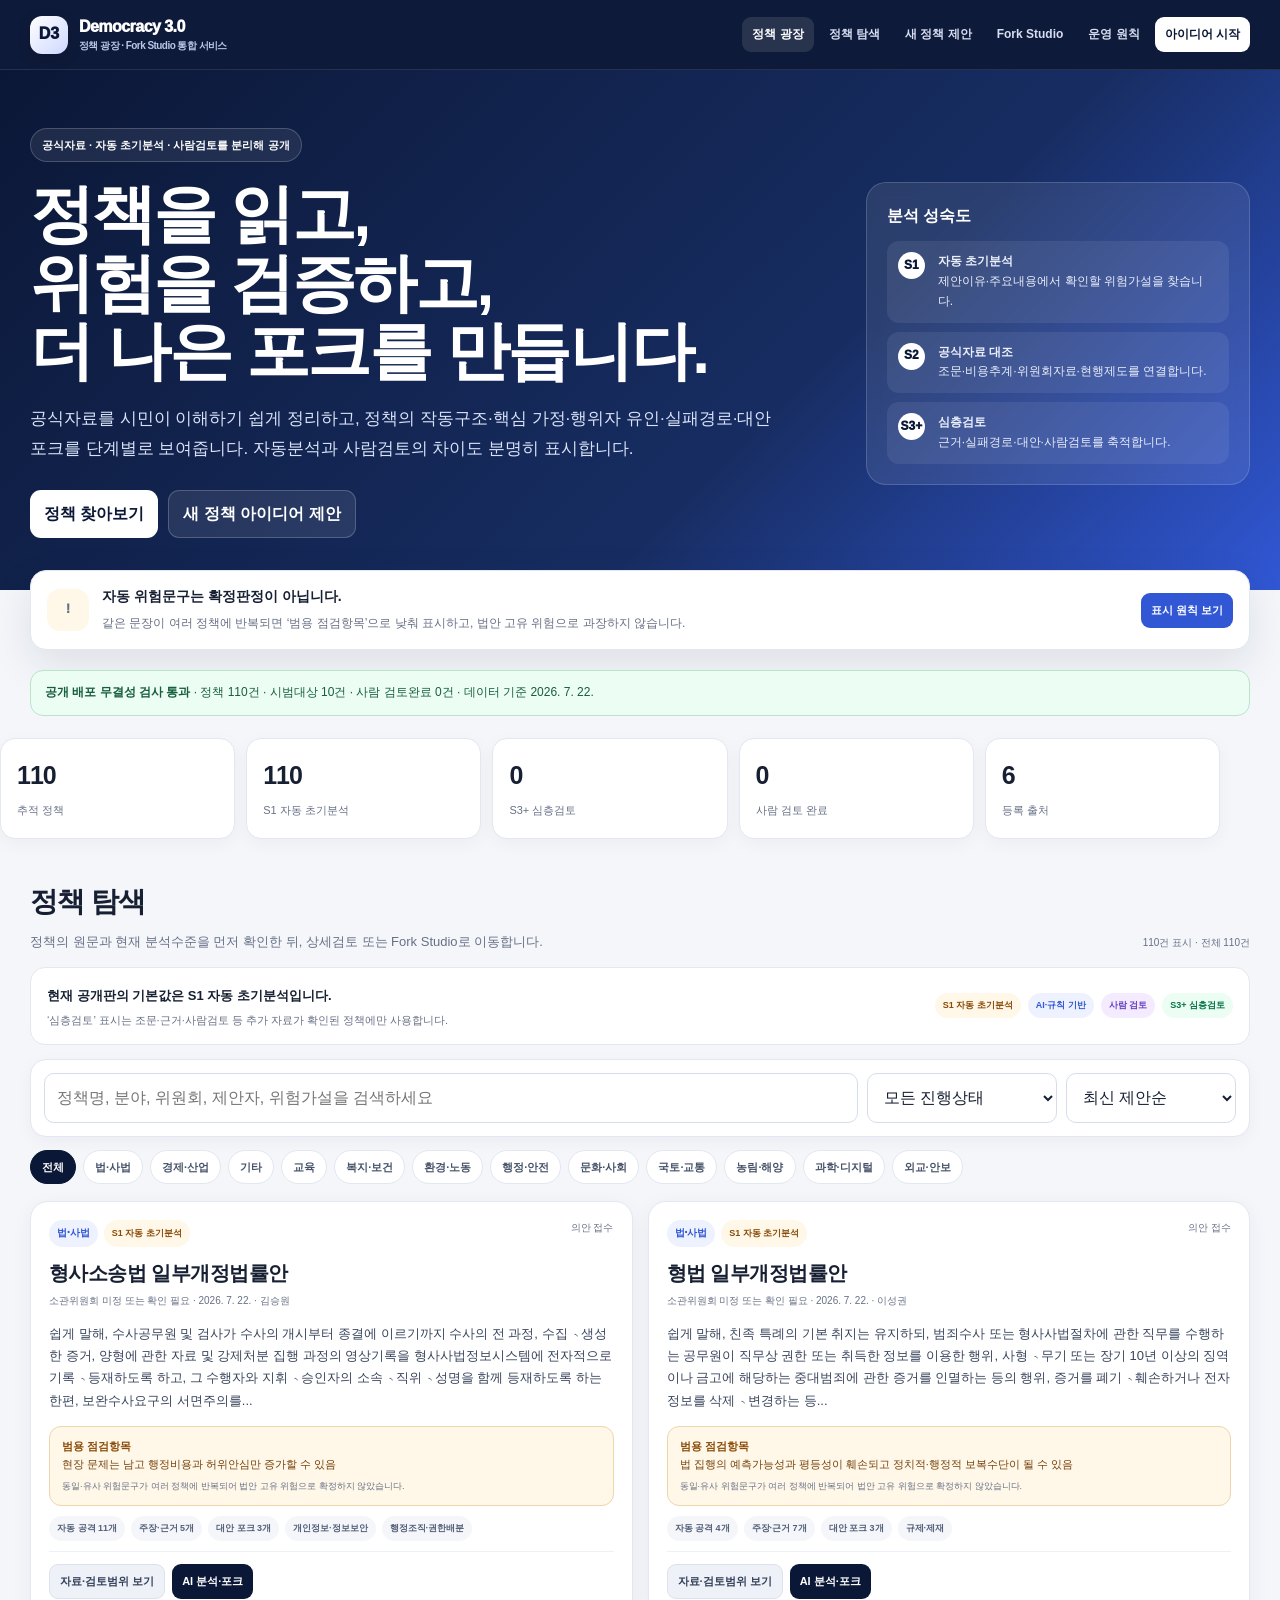
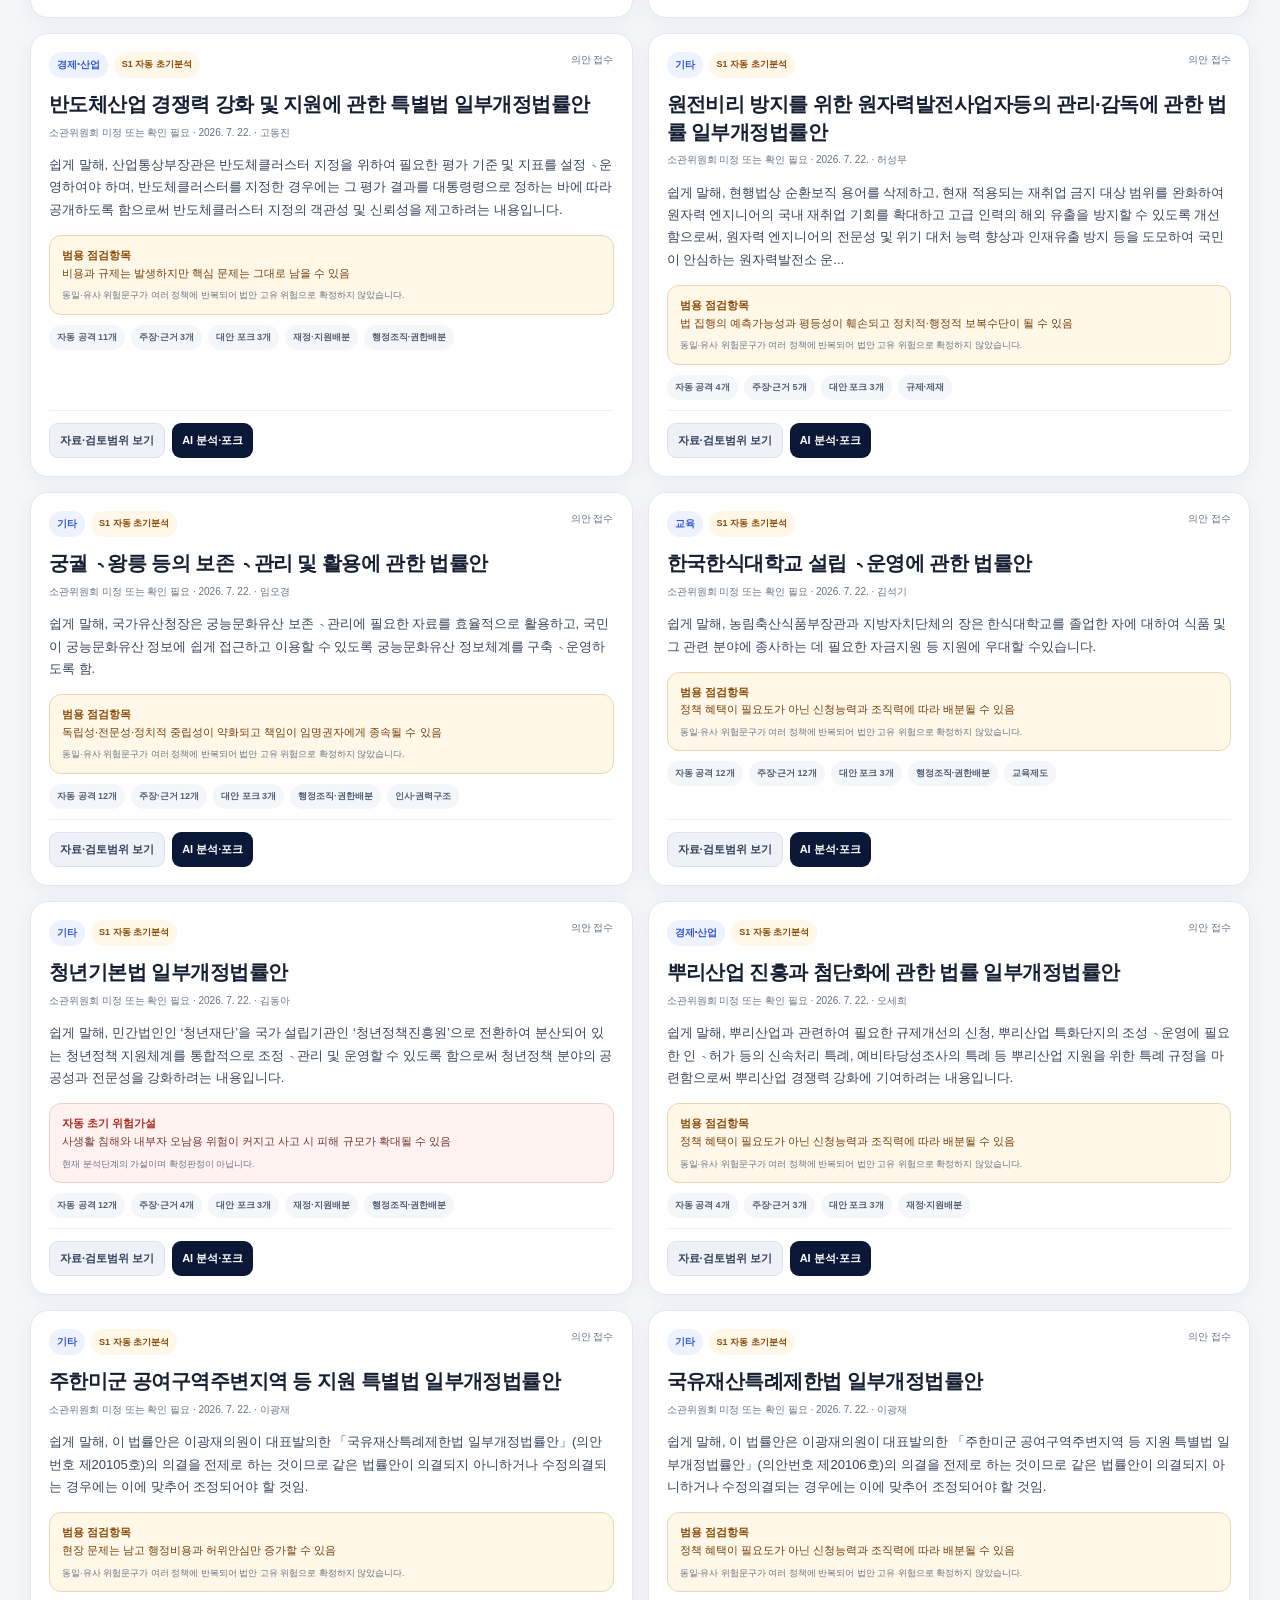
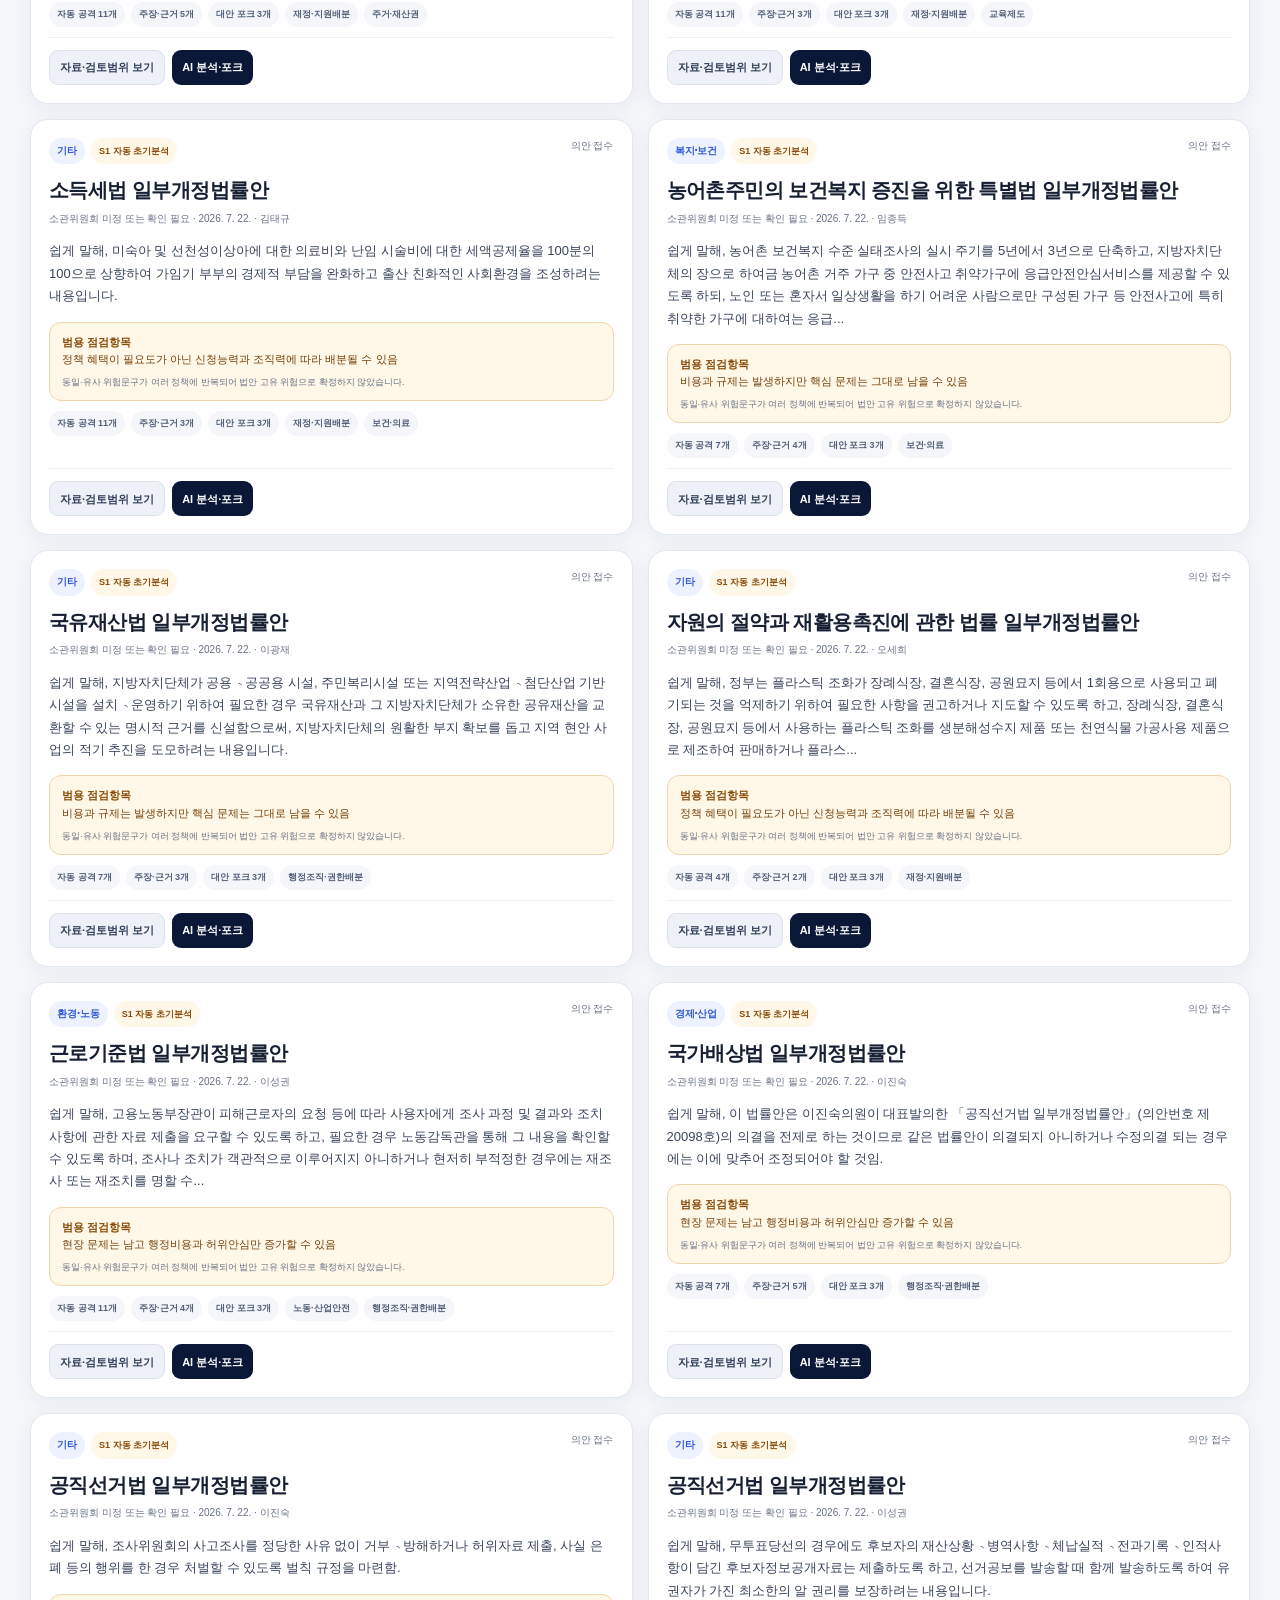
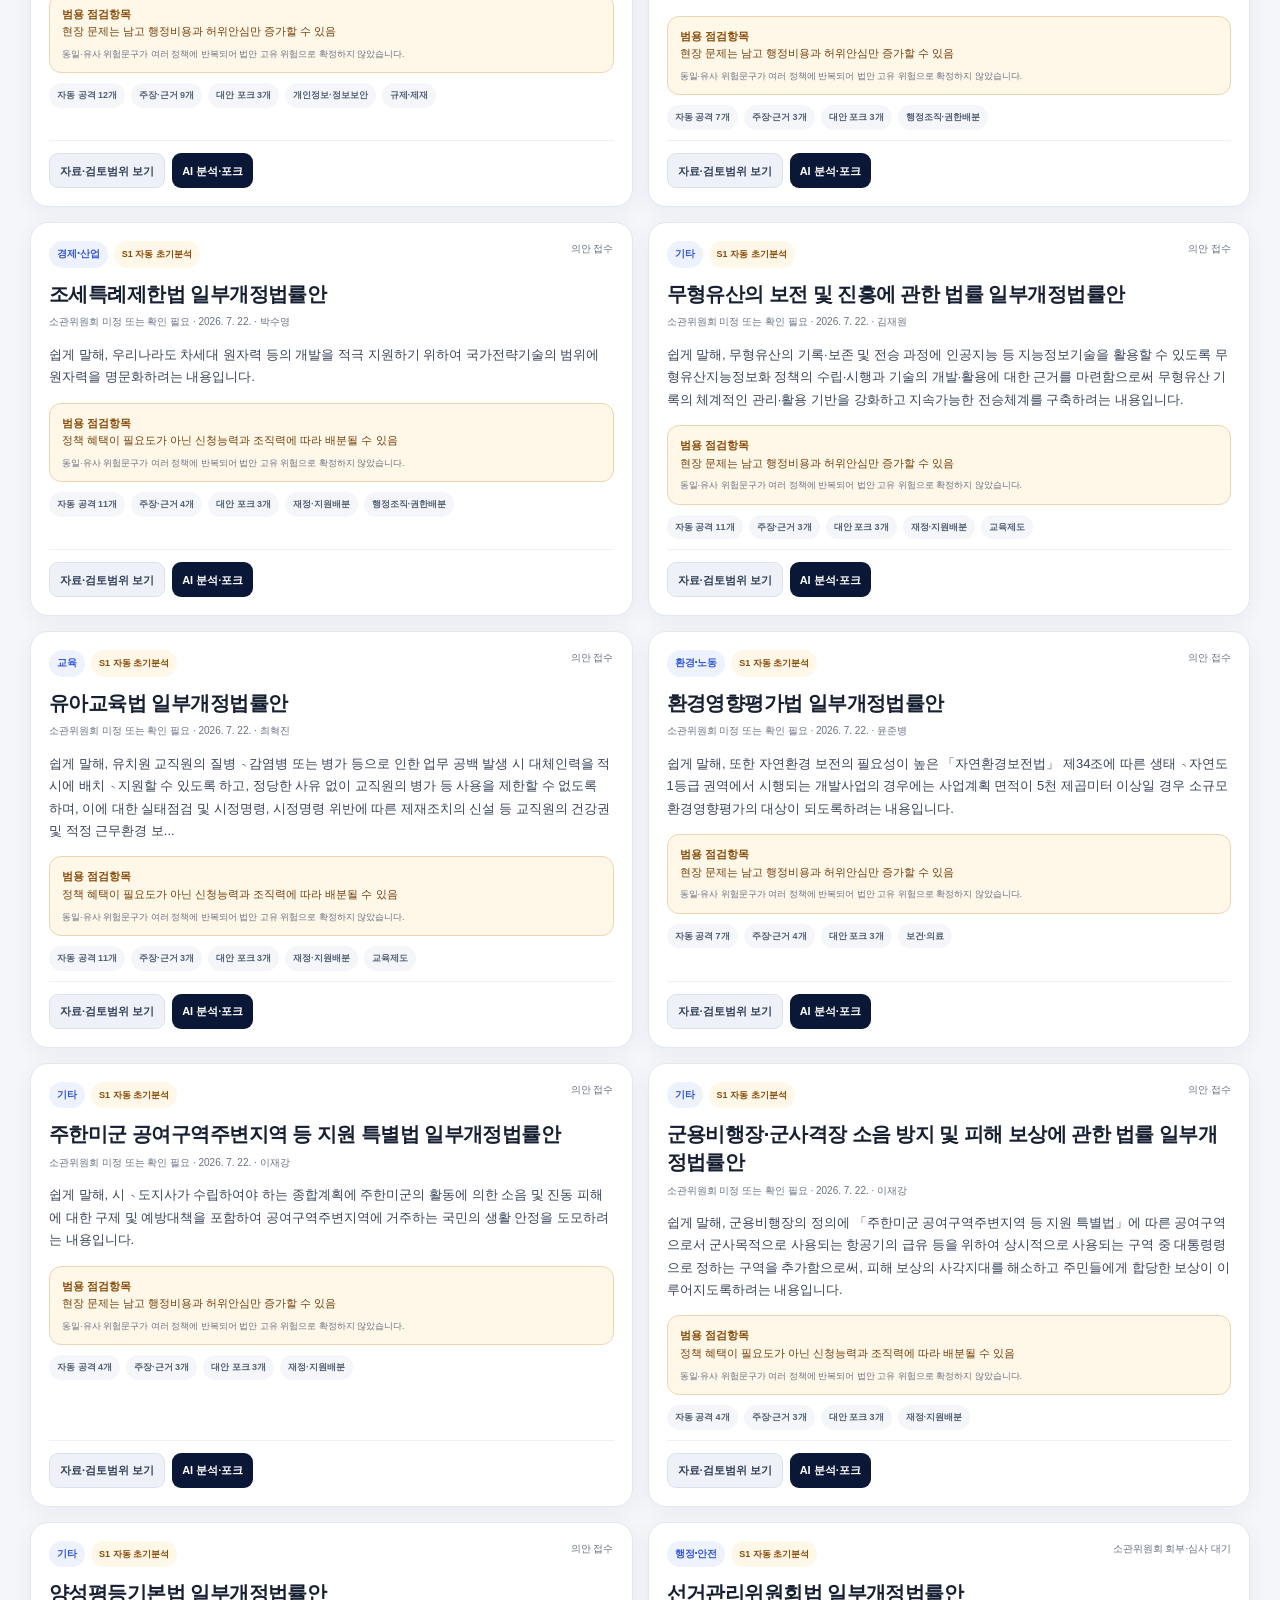
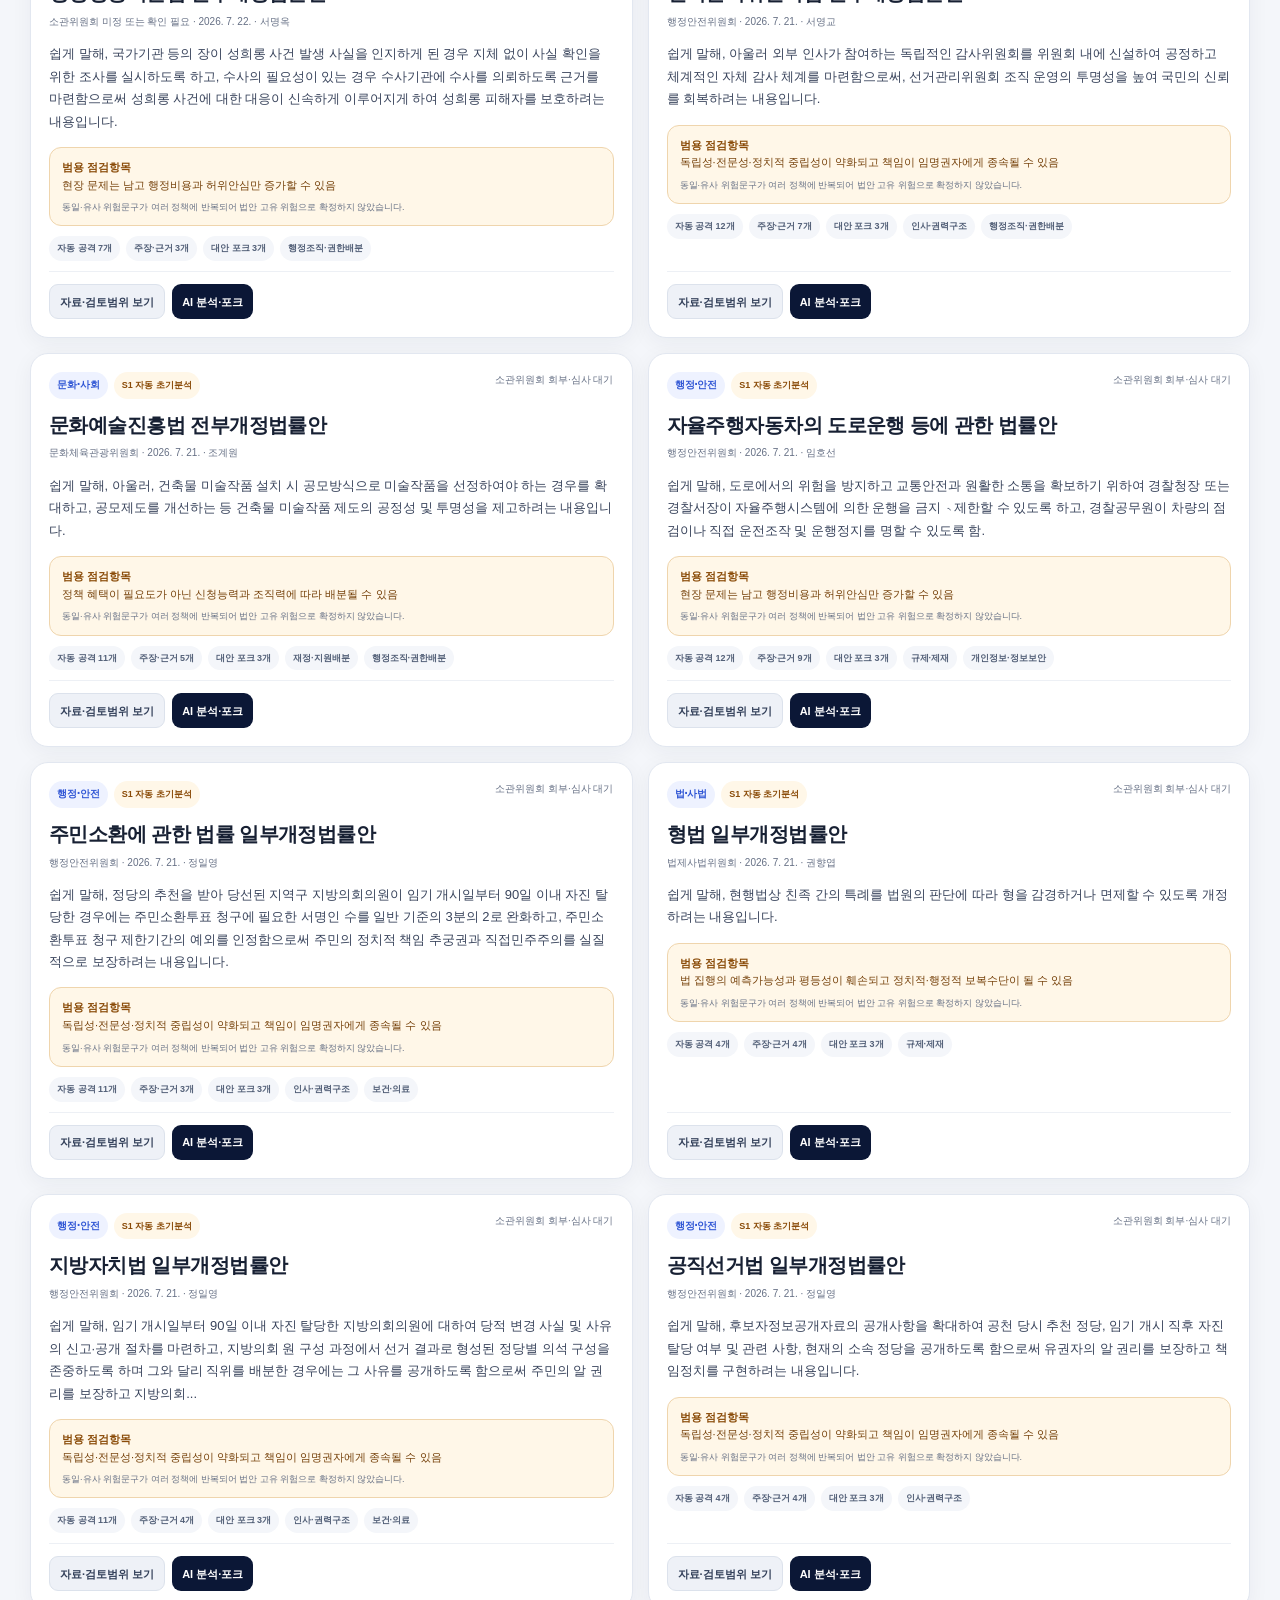
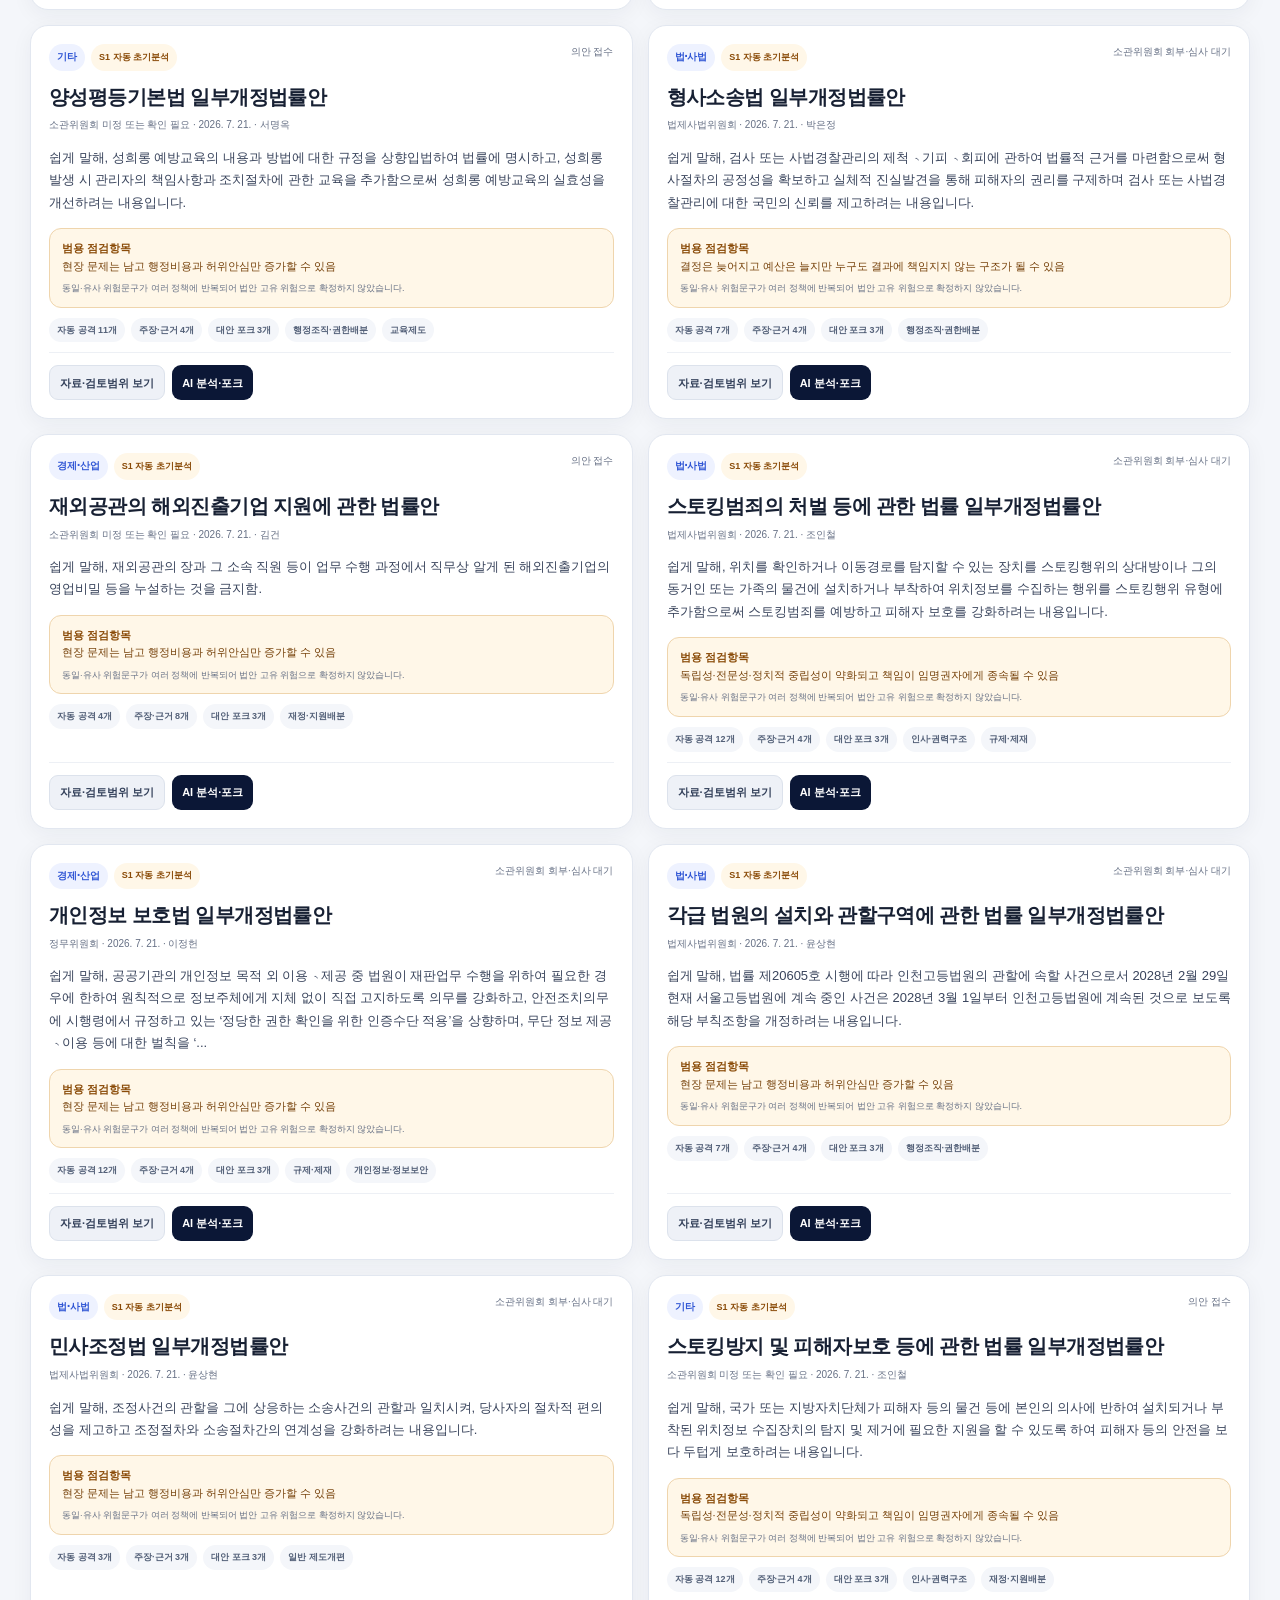
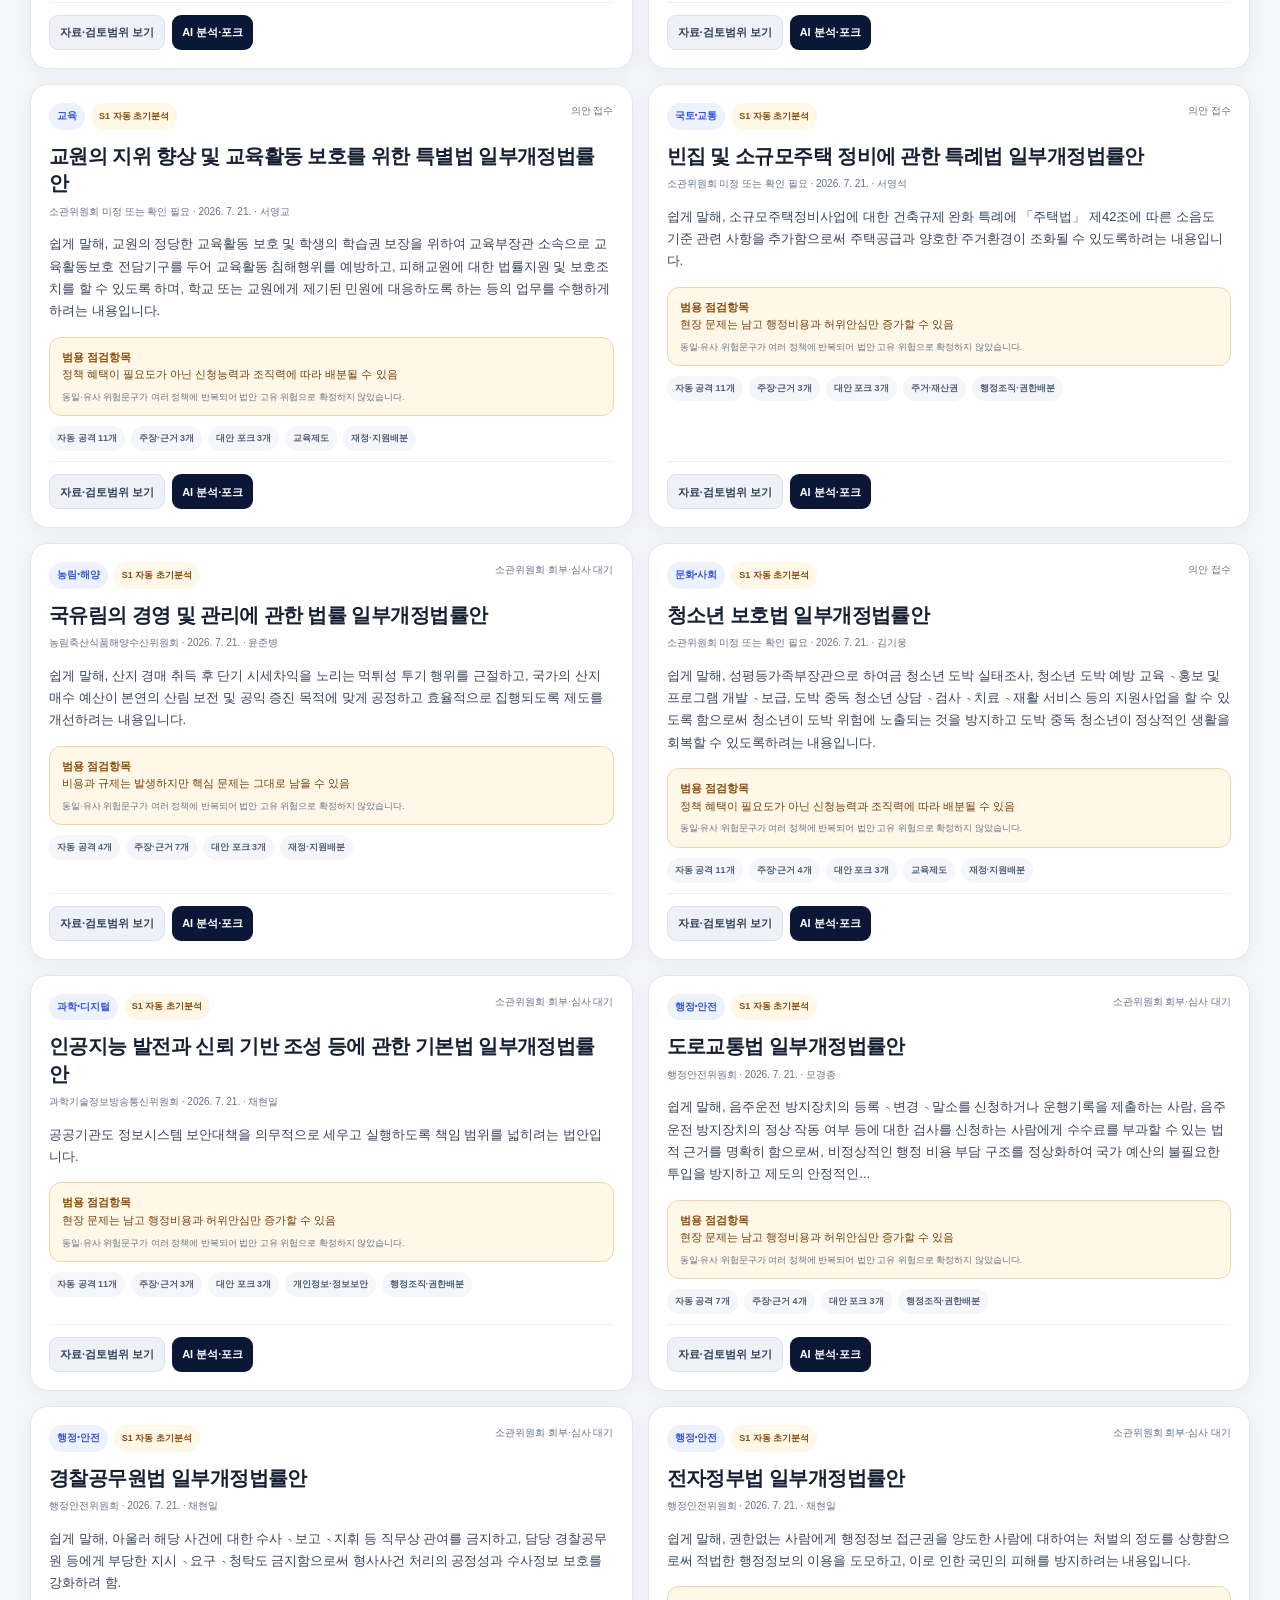
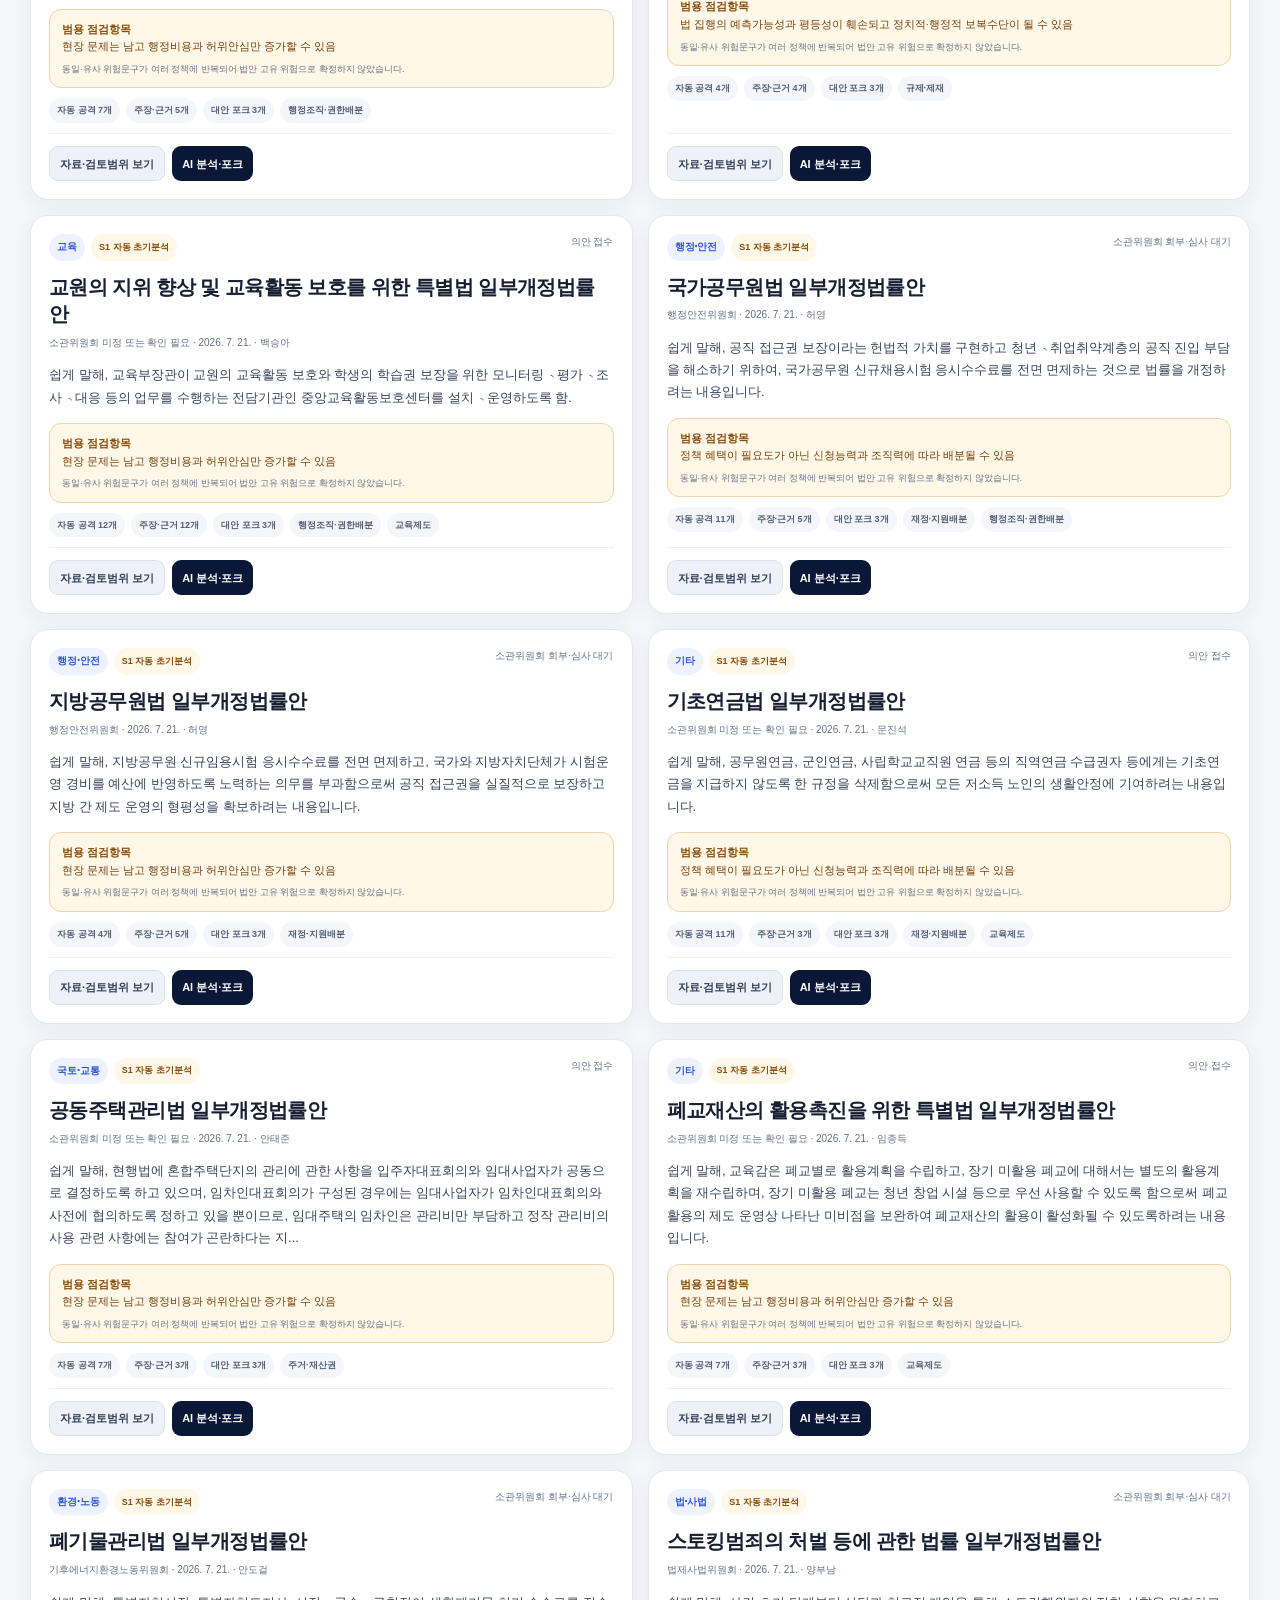
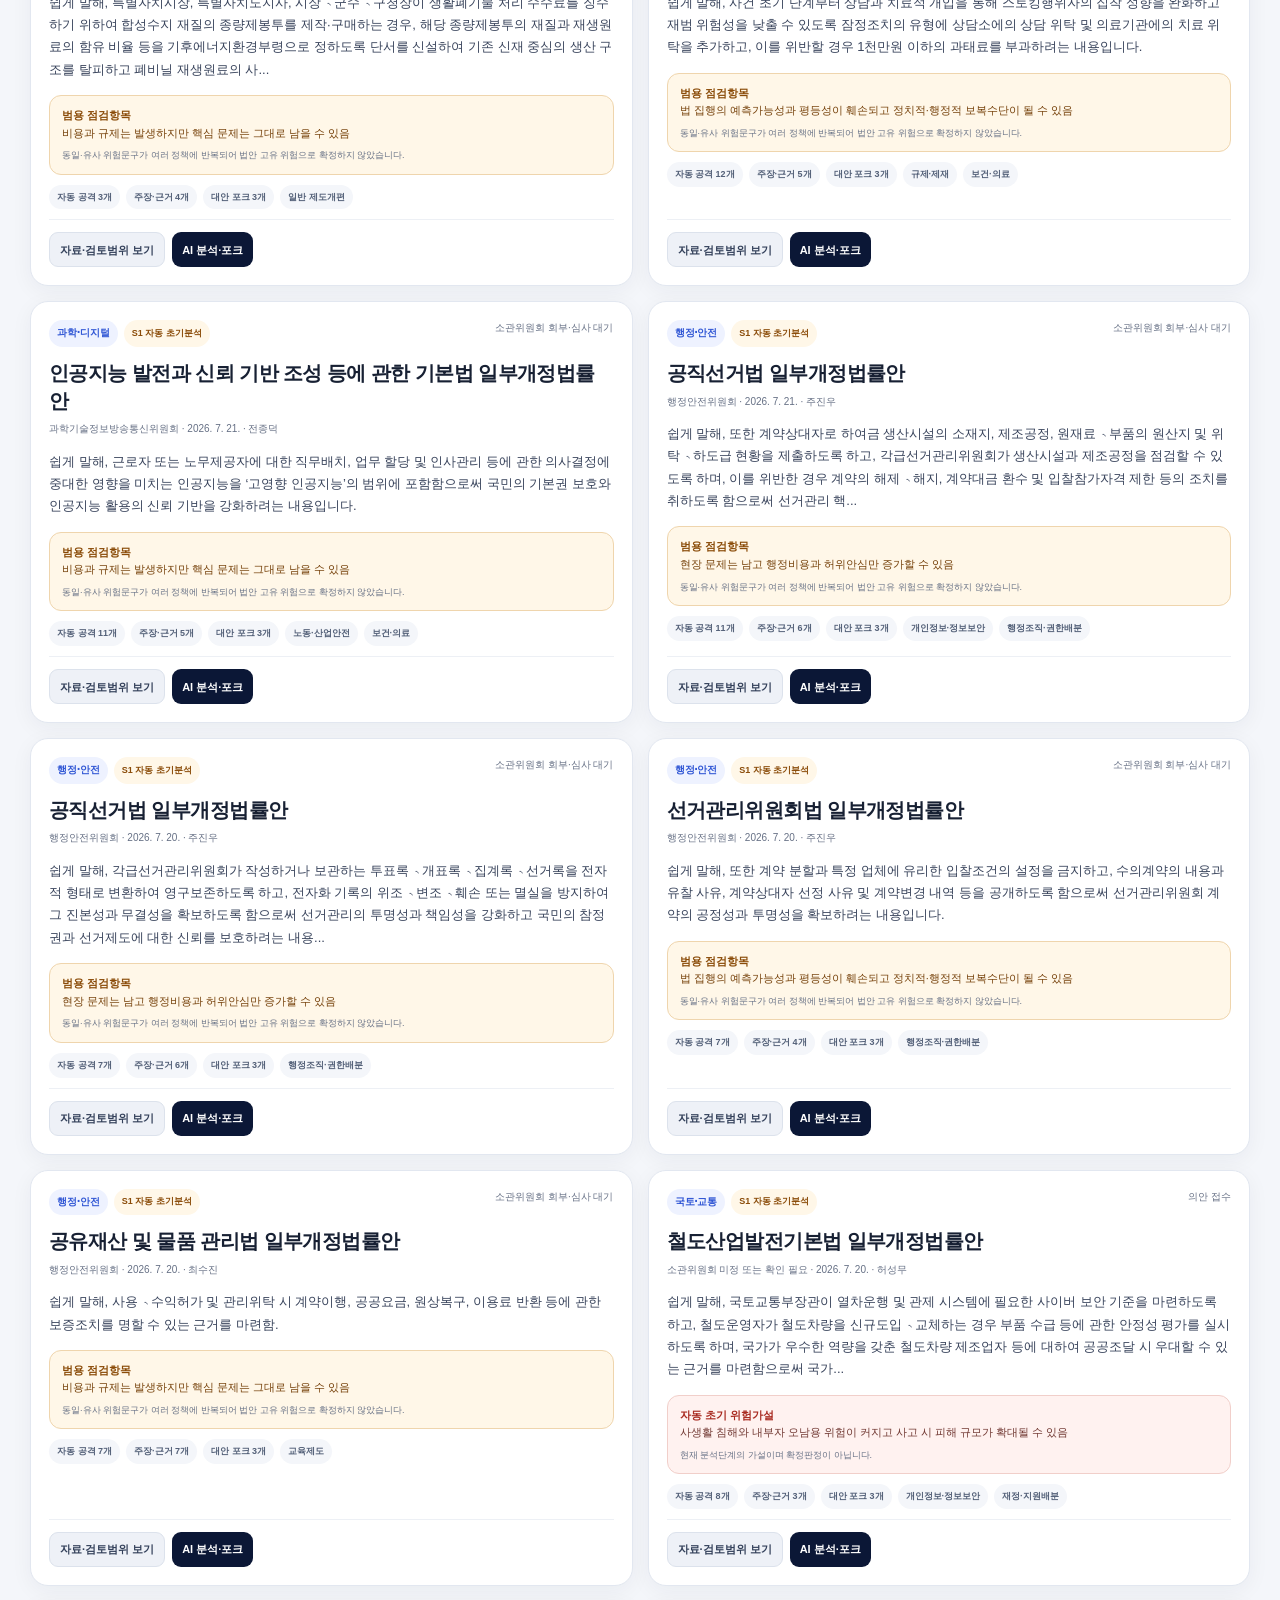
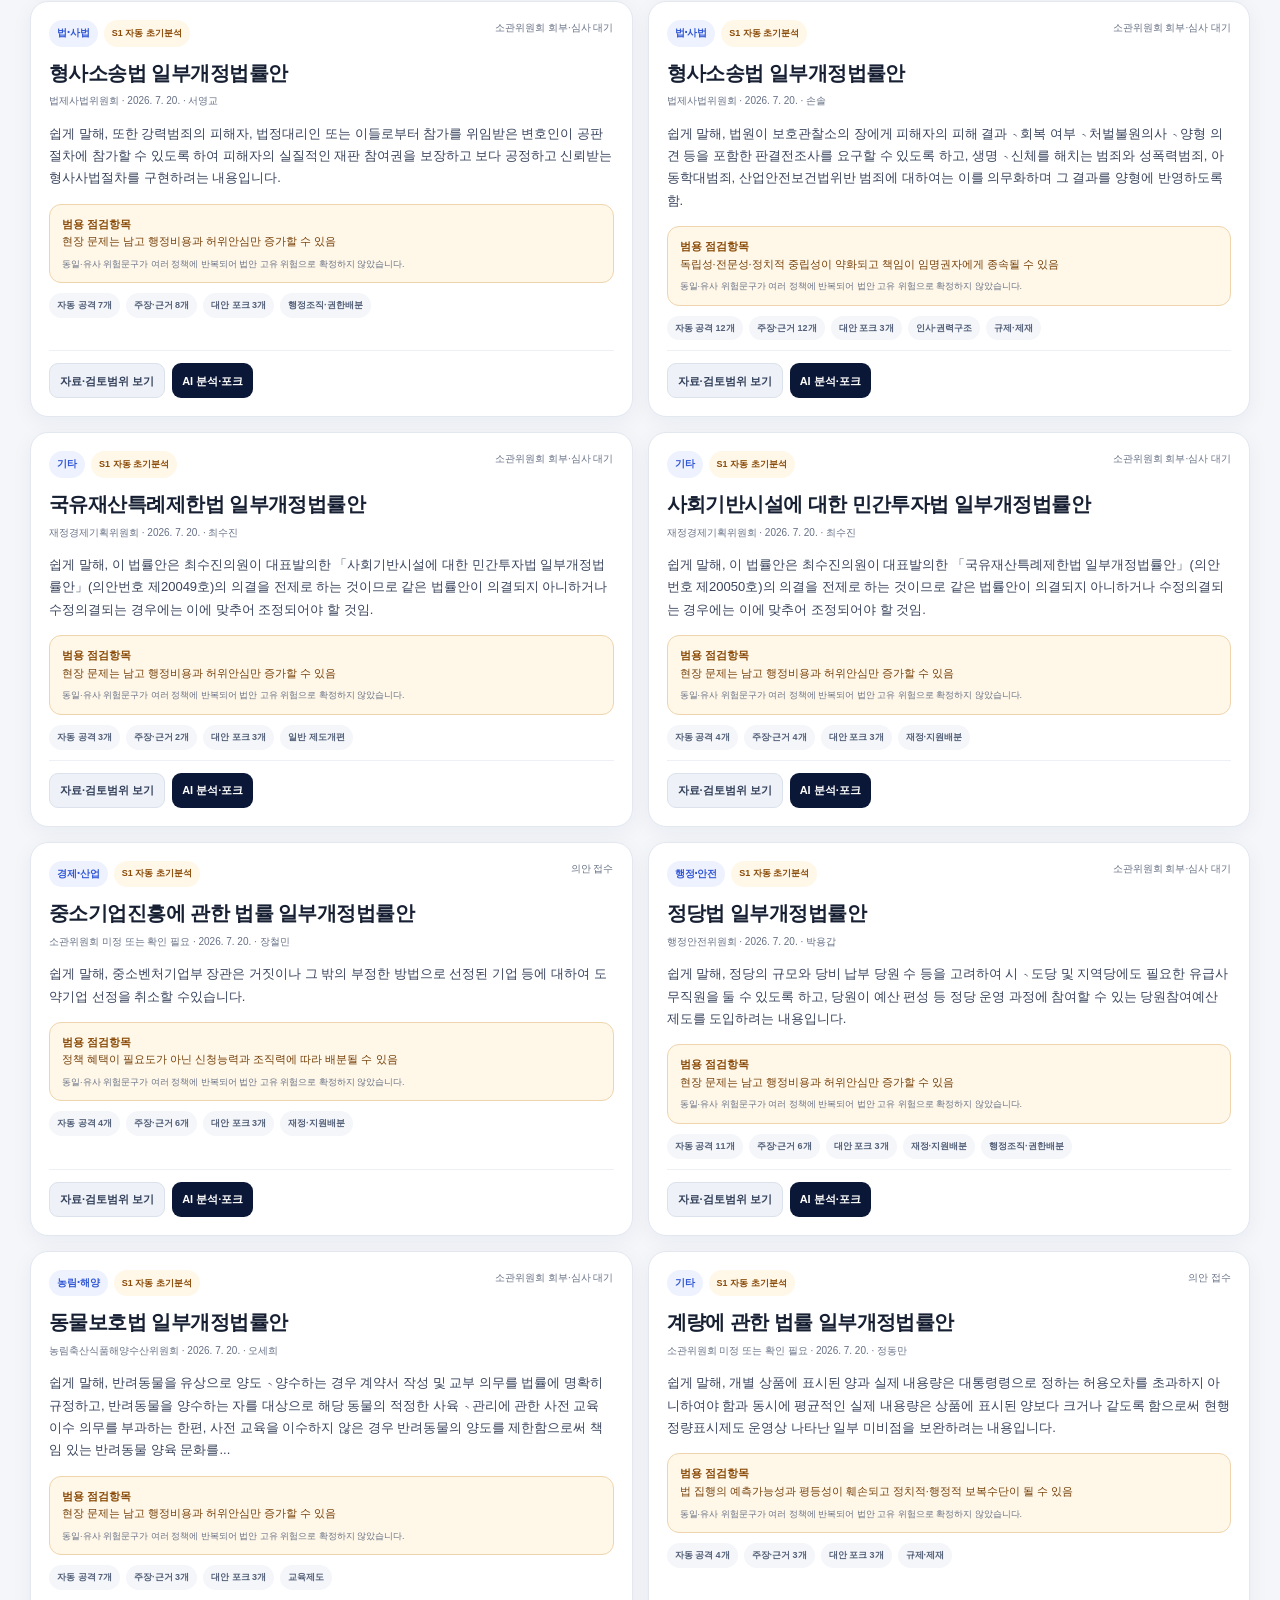
<file: index.html>
<!doctype html>
<html lang="ko">
<head>
  <meta charset="utf-8">
  <meta name="viewport" content="width=device-width,initial-scale=1">
  <meta name="theme-color" content="#0b1736">
  <title>Democracy 3.0 · 정책 광장</title>
  <meta name="description" content="국회 법안과 공공정책을 탐색하고, 공식자료·자동분석·사람검토를 구분하여 위험가설과 정책 포크를 확인하는 Democracy 3.0 정책 광장">
  <meta name="robots" content="index,follow">
  <meta property="og:title" content="Democracy 3.0 · 정책 광장">
  <meta property="og:description" content="정책을 읽고, 근거 상태를 확인하고, 더 나은 포크로 발전시키는 공개 정책 플랫폼">
  <meta property="og:type" content="website">
  <meta property="og:url" content="https://edenabworld-architecture.github.io/democracy3-policy-fork/">
  <style>
    :root{
      --navy:#0b1736;--navy2:#172d62;--blue:#3157d5;--blue2:#6f89ee;
      --ink:#172033;--muted:#667085;--line:#e2e7f0;--bg:#f4f6fa;--card:#fff;
      --soft:#eef2ff;--green:#087647;--greenbg:#ecfdf3;--amber:#8a4b08;
      --amberbg:#fff7e8;--red:#a92b21;--redbg:#fff2f0;--purple:#6941c6;
      --graybg:#f6f7fa;--shadow:0 14px 42px rgba(21,33,62,.10)
    }
    *{box-sizing:border-box}
    html{scroll-behavior:smooth}
    body{margin:0;background:var(--bg);color:var(--ink);font-family:Arial,"Noto Sans KR","Apple SD Gothic Neo",sans-serif;line-height:1.65}
    button,input,select{font:inherit}button{cursor:pointer}a{color:inherit}
    .hidden{display:none!important}.container{width:min(1220px,calc(100% - 28px));margin:auto}
    .topbar{position:sticky;top:0;z-index:50;background:rgba(11,23,54,.985);color:#fff;border-bottom:1px solid rgba(255,255,255,.1)}
    .top-inner{min-height:69px;display:flex;align-items:center;justify-content:space-between;gap:18px}
    .brand-link{display:flex;align-items:center;gap:11px;color:#fff;text-decoration:none;min-width:225px}
    .brand-mark{width:38px;height:38px;border-radius:12px;background:linear-gradient(135deg,#fff,#cdd8ff);color:var(--navy);display:grid;place-items:center;font-weight:1000;box-shadow:0 5px 14px rgba(0,0,0,.16)}
    .brand{font-weight:950;letter-spacing:-.55px;line-height:1.15}.brand small{display:block;color:#bac6e8;font-size:10px;margin-top:4px;font-weight:800}
    .nav{display:flex;align-items:center;gap:5px}.nav a{color:#d7def2;text-decoration:none;font-size:12px;font-weight:900;padding:8px 10px;border-radius:9px}
    .nav a:hover,.nav a.active{background:rgba(255,255,255,.11);color:#fff}.nav .nav-cta{background:#fff;color:var(--navy)}
    .mobile-menu{display:none;border:1px solid rgba(255,255,255,.2);background:rgba(255,255,255,.08);color:#fff;border-radius:9px;padding:8px 10px}
    .mobile-nav{display:none;background:#101f45;border-top:1px solid rgba(255,255,255,.1);padding:10px 14px}
    .mobile-nav.open{display:grid}.mobile-nav a{color:#e3e8f7;text-decoration:none;padding:10px 4px;font-size:13px;font-weight:800}
    .hero{background:linear-gradient(135deg,#0b1736,#172d62 62%,#3157d5);color:#fff;padding:58px 0 52px}
    .hero-grid{display:grid;grid-template-columns:minmax(0,1.35fr) minmax(320px,.65fr);gap:38px;align-items:center}
    .eyebrow{display:inline-flex;align-items:center;gap:8px;border:1px solid rgba(255,255,255,.19);background:rgba(255,255,255,.08);padding:7px 11px;border-radius:999px;font-size:11px;font-weight:900}
    h1{font-size:clamp(37px,5.4vw,64px);line-height:1.07;letter-spacing:-2.4px;margin:18px 0}.hero p{font-size:17px;line-height:1.78;color:#d9e2f8;max-width:760px;margin:0}
    .hero-actions{display:flex;gap:10px;flex-wrap:wrap;margin-top:26px}
    .btn{border:0;border-radius:11px;min-height:42px;padding:10px 14px;font-weight:900;text-decoration:none;display:inline-flex;align-items:center;justify-content:center;gap:7px}
    .btn-primary{background:#fff;color:var(--navy)}.btn-ghost{background:rgba(255,255,255,.09);color:#fff;border:1px solid rgba(255,255,255,.2)}
    .btn-blue{background:var(--blue);color:#fff}.btn-navy{background:var(--navy);color:#fff}.btn-soft{background:#eef1f7;color:#33405a;border:1px solid #dce2ec}
    .btn-small{min-height:35px;padding:7px 10px;font-size:11px;border-radius:9px}
    .hero-panel{background:rgba(255,255,255,.09);border:1px solid rgba(255,255,255,.16);border-radius:20px;padding:20px;backdrop-filter:blur(7px)}
    .hero-panel h2{font-size:16px;margin:0 0 12px}.service-flow{display:grid;gap:9px}
    .flow-row{display:grid;grid-template-columns:30px 1fr;gap:10px;align-items:flex-start;background:rgba(255,255,255,.075);border-radius:12px;padding:11px;font-size:12px;color:#ebeffb}
    .flow-num{width:27px;height:27px;border-radius:50%;background:#fff;color:var(--navy);display:grid;place-items:center;font-weight:950}
    .trust-strip{margin-top:-20px}.trust-card{display:grid;grid-template-columns:auto 1fr auto;gap:13px;align-items:center;background:#fff;border:1px solid var(--line);border-radius:16px;padding:14px 16px;box-shadow:var(--shadow)}
    .trust-icon{width:42px;height:42px;border-radius:13px;background:var(--amberbg);color:var(--amber);display:grid;place-items:center;font-weight:950}
    .trust-card b{display:block;font-size:14px}.trust-card span{font-size:12px;color:var(--muted)}
    .health-panel{margin-top:20px}.health-card{border-radius:13px;padding:12px 14px;border:1px solid #d8e0ec;background:#fff;font-size:12px;color:#526078}
    .health-card.good{background:var(--greenbg);border-color:#b9e4ca;color:#175e3d}.health-card.warn{background:var(--amberbg);border-color:#efd5ad;color:#754009}
    .stats{display:grid;grid-template-columns:repeat(5,1fr);gap:11px;margin:22px 0 5px}
    .stat{background:#fff;border:1px solid var(--line);border-radius:15px;padding:16px;box-shadow:0 5px 18px rgba(21,33,62,.04)}
    .stat strong{display:block;font-size:25px;letter-spacing:-1px}.stat span{font-size:11px;color:var(--muted)}
    .section{padding:35px 0}.section-head{display:flex;justify-content:space-between;align-items:flex-end;gap:20px;margin-bottom:15px}
    .section-head h2{font-size:28px;letter-spacing:-1px;margin:0}.section-head p{font-size:13px;color:var(--muted);margin:5px 0 0}
    .scope-banner{display:grid;grid-template-columns:1fr auto;gap:18px;align-items:center;background:#fff;border:1px solid var(--line);border-radius:15px;padding:14px 16px;margin-bottom:14px}
    .scope-banner b{font-size:13px}.scope-banner p{font-size:11px;color:var(--muted);margin:3px 0 0}.scope-legend{display:flex;gap:7px;flex-wrap:wrap;justify-content:flex-end}
    .controls{display:grid;grid-template-columns:minmax(0,1fr) 190px 170px;gap:9px;background:#fff;border:1px solid var(--line);border-radius:16px;padding:13px;box-shadow:0 5px 18px rgba(21,33,62,.04)}
    input,select{width:100%;border:1px solid #d6ddea;background:#fff;border-radius:10px;padding:11px 12px;color:var(--ink);outline:none}
    input:focus,select:focus{border-color:var(--blue);box-shadow:0 0 0 4px rgba(49,87,213,.08)}
    .chips{display:flex;gap:7px;flex-wrap:wrap;margin:13px 0 17px}.chip{border:1px solid var(--line);background:#fff;color:#47536a;border-radius:999px;padding:7px 11px;font-size:11px;font-weight:900}
    .chip.active{background:var(--navy);color:#fff;border-color:var(--navy)}
    .pill{display:inline-flex;align-items:center;border-radius:999px;padding:5px 8px;font-size:9px;font-weight:900}
    .pill.s1{background:var(--amberbg);color:var(--amber)}.pill.deep{background:var(--greenbg);color:var(--green)}.pill.auto{background:var(--soft);color:var(--blue)}.pill.human{background:#f4ebff;color:var(--purple)}.pill.muted{background:#f1f3f6;color:#5d687d}
    .grid{display:grid;grid-template-columns:repeat(2,minmax(0,1fr));gap:15px}
    .card{background:#fff;border:1px solid var(--line);border-radius:18px;padding:18px;box-shadow:0 5px 21px rgba(21,33,62,.05);display:flex;flex-direction:column;min-height:380px;transition:.18s}
    .card:hover{transform:translateY(-2px);box-shadow:var(--shadow);border-color:#cfd8ed}
    .card-top{display:flex;justify-content:space-between;align-items:flex-start;gap:9px}.card-top-left{display:flex;gap:6px;flex-wrap:wrap}
    .tag{display:inline-flex;background:var(--soft);color:var(--blue);font-size:10px;font-weight:950;padding:5px 8px;border-radius:999px}
    .status{font-size:10px;color:var(--muted);text-align:right}.card h3{font-size:20px;line-height:1.38;letter-spacing:-.55px;margin:13px 0 6px}
    .meta{font-size:10px;color:var(--muted)}.summary{font-size:13px;line-height:1.72;color:#39445c;margin:13px 0;display:-webkit-box;-webkit-line-clamp:4;-webkit-box-orient:vertical;overflow:hidden}
    .risk-box{background:var(--redbg);border:1px solid #f1cfca;border-radius:12px;padding:11px 12px;margin-top:1px;font-size:11px;color:#713832;line-height:1.6}
    .risk-box b{color:var(--red)}.risk-box.generic{background:var(--amberbg);border-color:#efd5ad;color:#754009}.risk-box.generic b{color:var(--amber)}
    .risk-note{display:block;color:var(--muted);font-size:9px;margin-top:6px}
    .metric-row{display:flex;gap:6px;flex-wrap:wrap;margin:10px 0}.metric{display:inline-flex;border-radius:999px;padding:5px 8px;background:#f4f6fa;color:#536078;font-size:9px;font-weight:900}
    .card-actions{display:flex;gap:7px;flex-wrap:wrap;margin-top:auto;padding-top:12px;border-top:1px solid #edf0f5}
    .empty{grid-column:1/-1;padding:34px;text-align:center;background:#fff;border:1px dashed #cbd3df;border-radius:16px;color:var(--muted)}
    .pilot-grid{display:grid;grid-template-columns:repeat(3,1fr);gap:12px}.pilot-card{background:#fff;border:1px solid var(--line);border-radius:15px;padding:14px}
    .pilot-card b{font-size:13px;display:block}.pilot-card p{font-size:11px;color:var(--muted);margin:6px 0 0;line-height:1.55}
    .method{background:#fff;border-top:1px solid var(--line);border-bottom:1px solid var(--line)}.principles{display:grid;grid-template-columns:repeat(4,1fr);gap:11px}
    .principle{border:1px solid var(--line);border-radius:14px;padding:14px;background:#fbfcff}.principle b{font-size:13px}.principle p{font-size:11px;color:var(--muted);line-height:1.6;margin:6px 0 0}
    footer{background:var(--navy);color:#bac5e4;padding:31px 0;font-size:11px}.footer-grid{display:flex;justify-content:space-between;gap:20px;align-items:center}
    dialog{width:min(1020px,96vw);max-height:92vh;border:0;border-radius:21px;padding:0;box-shadow:0 25px 90px rgba(0,0,0,.3)}
    dialog::backdrop{background:rgba(7,15,35,.64)}.modal{padding:23px}.modal-head{display:flex;justify-content:space-between;gap:15px}
    .modal h2{font-size:28px;line-height:1.33;letter-spacing:-1px;margin:11px 0 6px}.close{border:0;border-radius:9px;background:#eef1f7;padding:8px 11px;height:fit-content}
    .modal-section{border-top:1px solid var(--line);padding-top:17px;margin-top:18px}.modal-section h3{font-size:17px;margin:0 0 10px}
    .section-note{font-size:11px;color:var(--muted);line-height:1.65;margin:-4px 0 11px}
    .official-box,.analysis-box,.warning-box{border-radius:13px;padding:13px;line-height:1.72;font-size:12px;white-space:pre-wrap}
    .official-box{background:#f7f9fc;border:1px solid var(--line)}.analysis-box{background:#f4f7ff;border:1px solid #dbe3ff}.warning-box{background:var(--amberbg);border:1px solid #efd5ad;color:#754009}
    .brief-grid,.detail-grid{display:grid;grid-template-columns:repeat(2,1fr);gap:9px}.brief,.detail-cell{border:1px solid var(--line);border-radius:12px;padding:11px;background:#fff;font-size:11px}
    .brief b,.detail-cell b{display:block;color:var(--blue);font-size:10px;margin-bottom:4px}.profile-row,.source-row{display:flex;gap:7px;flex-wrap:wrap}
    .profile{background:var(--soft);color:var(--blue);padding:5px 8px;border-radius:999px;font-size:9px;font-weight:900}
    .list-stack{display:grid;gap:9px}.list-card{border:1px solid var(--line);border-radius:12px;padding:12px;background:#fff;font-size:11px;line-height:1.65}
    .list-card.red{border-color:#efcbc6;background:var(--redbg)}.list-card.blue{border-color:#ccd8f7;background:#f8f9ff}.list-card.green{border-color:#bce4cb;background:var(--greenbg)}.list-card.amber{border-color:#efd5ad;background:var(--amberbg)}
    .list-card b{display:block;margin-bottom:5px}.kv{display:grid;grid-template-columns:125px 1fr;gap:6px 11px;margin-top:8px}.kv dt{font-weight:900;color:#4b5670}.kv dd{margin:0}
    .fork-card{border-left:4px solid var(--blue);border-radius:0 12px 12px 0;background:#f7f8ff;padding:12px;margin:8px 0}.fork-card b{font-size:12px}.fork-card p{font-size:11px;margin:5px 0;color:#4e5970}
    .evidence-state{display:grid;grid-template-columns:repeat(3,1fr);gap:8px}.state-cell{border-radius:11px;padding:11px;background:var(--graybg);font-size:10px;line-height:1.55}.state-cell b{display:block;margin-bottom:4px}
    .modal-actions{position:sticky;bottom:-23px;margin:20px -23px -23px;padding:13px 23px;background:rgba(255,255,255,.96);border-top:1px solid var(--line);display:flex;gap:8px;flex-wrap:wrap;backdrop-filter:blur(8px)}
    .loading{padding:28px;text-align:center;color:var(--muted)}
    @media(max-width:900px){
      .hero-grid{grid-template-columns:1fr}.hero-panel{display:none}.stats{grid-template-columns:repeat(2,1fr)}.grid{grid-template-columns:1fr}
      .principles{grid-template-columns:repeat(2,1fr)}.pilot-grid{grid-template-columns:1fr}.nav{display:none}.mobile-menu{display:block}
      .controls{grid-template-columns:1fr}.trust-card{grid-template-columns:auto 1fr}.trust-card .btn{display:none}.scope-banner{grid-template-columns:1fr}.scope-legend{justify-content:flex-start}
    }
    @media(max-width:560px){
      .container{width:min(100% - 18px,1220px)}.hero{padding:43px 0}.hero h1{letter-spacing:-1.4px}.stats{grid-template-columns:1fr 1fr}
      .principles,.brief-grid,.detail-grid,.evidence-state{grid-template-columns:1fr}.section-head{align-items:flex-start;flex-direction:column}.card-actions .btn{flex:1}
      .footer-grid{align-items:flex-start;flex-direction:column}.kv{grid-template-columns:1fr}
    }
  </style>
</head>
<body>
<header class="topbar">
  <div class="container top-inner">
    <a class="brand-link" href="./" aria-label="Democracy 3.0 정책 광장 홈">
      <span class="brand-mark">D3</span>
      <span class="brand">Democracy 3.0<small>정책 광장 · Fork Studio 통합 서비스</small></span>
    </a>
    <nav class="nav" aria-label="주요 메뉴">
      <a class="active" href="./">정책 광장</a>
      <a href="#policies">정책 탐색</a>
      <a href="fork-studio-ai.html?mode=new">새 정책 제안</a>
      <a href="fork-studio-ai.html">Fork Studio</a>
      <a href="#principles">운영 원칙</a>
      <a class="nav-cta" href="fork-studio-ai.html?mode=new">아이디어 시작</a>
    </nav>
    <button class="mobile-menu" id="mobileMenu" aria-label="메뉴 열기" aria-expanded="false">메뉴</button>
  </div>
  <nav class="mobile-nav" id="mobileNav" aria-label="모바일 메뉴">
    <a href="./">정책 광장</a><a href="#policies">정책 탐색</a><a href="fork-studio-ai.html?mode=new">새 정책 제안</a><a href="fork-studio-ai.html">Fork Studio</a><a href="#principles">운영 원칙</a>
  </nav>
</header>

<section class="hero">
  <div class="container hero-grid">
    <div>
      <span class="eyebrow">공식자료 · 자동 초기분석 · 사람검토를 분리해 공개</span>
      <h1>정책을 읽고,<br>위험을 검증하고,<br>더 나은 포크를 만듭니다.</h1>
      <p>공식자료를 시민이 이해하기 쉽게 정리하고, 정책의 작동구조·핵심 가정·행위자 유인·실패경로·대안 포크를 단계별로 보여줍니다. 자동분석과 사람검토의 차이도 분명히 표시합니다.</p>
      <div class="hero-actions">
        <a class="btn btn-primary" href="#policies">정책 찾아보기</a>
        <a class="btn btn-ghost" href="fork-studio-ai.html?mode=new">새 정책 아이디어 제안</a>
      </div>
    </div>
    <aside class="hero-panel" aria-label="분석 성숙도">
      <h2>분석 성숙도</h2>
      <div class="service-flow">
        <div class="flow-row"><span class="flow-num">S1</span><span><b>자동 초기분석</b><br>제안이유·주요내용에서 확인할 위험가설을 찾습니다.</span></div>
        <div class="flow-row"><span class="flow-num">S2</span><span><b>공식자료 대조</b><br>조문·비용추계·위원회자료·현행제도를 연결합니다.</span></div>
        <div class="flow-row"><span class="flow-num">S3+</span><span><b>심층검토</b><br>근거·실패경로·대안·사람검토를 축적합니다.</span></div>
      </div>
    </aside>
  </div>
</section>

<div class="container trust-strip">
  <div class="trust-card">
    <span class="trust-icon">!</span>
    <div><b>자동 위험문구는 확정판정이 아닙니다.</b><span>같은 문장이 여러 정책에 반복되면 ‘범용 점검항목’으로 낮춰 표시하고, 법안 고유 위험으로 과장하지 않습니다.</span></div>
    <a class="btn btn-blue btn-small" href="#principles">표시 원칙 보기</a>
  </div>
</div>

<main>
  <div class="container health-panel" id="healthPanel"></div>
  <div class="container stats" id="stats"></div>

  <section class="section" id="policies">
    <div class="container">
      <div class="section-head">
        <div><h2>정책 탐색</h2><p>정책의 원문과 현재 분석수준을 먼저 확인한 뒤, 상세검토 또는 Fork Studio로 이동합니다.</p></div>
        <span id="resultCount" class="meta">불러오는 중</span>
      </div>
      <div class="scope-banner">
        <div><b>현재 공개판의 기본값은 S1 자동 초기분석입니다.</b><p>‘심층검토’ 표시는 조문·근거·사람검토 등 추가 자료가 확인된 정책에만 사용합니다.</p></div>
        <div class="scope-legend"><span class="pill s1">S1 자동 초기분석</span><span class="pill auto">AI·규칙 기반</span><span class="pill human">사람 검토</span><span class="pill deep">S3+ 심층검토</span></div>
      </div>
      <div class="controls">
        <input id="search" type="search" placeholder="정책명, 분야, 위원회, 제안자, 위험가설을 검색하세요" aria-label="정책 검색">
        <select id="statusFilter" aria-label="상태 필터"><option value="">모든 진행상태</option></select>
        <select id="sort" aria-label="정렬">
          <option value="recent">최신 제안순</option>
          <option value="title">정책명순</option>
          <option value="maturity">검토 성숙도순</option>
          <option value="risk">위험정보 우선</option>
          <option value="fork">포크후보 우선</option>
        </select>
      </div>
      <div class="chips" id="chips"></div>
      <div class="grid" id="grid"><div class="empty">정책 데이터를 불러오고 있습니다.</div></div>
    </div>
  </section>

  <section class="section hidden" id="pilotSection">
    <div class="container">
      <div class="section-head"><div><h2>시범 심층검토 대상</h2><p>시범 대상이라는 사실과 실제 검토 완료 상태를 구분해 표시합니다.</p></div></div>
      <div class="pilot-grid" id="pilotGrid"></div>
    </div>
  </section>

  <section class="section method" id="principles">
    <div class="container">
      <div class="section-head"><div><h2>공개·표시 원칙</h2><p>강한 표현보다 분석의 범위와 한계를 정확히 보여주는 것을 우선합니다.</p></div></div>
      <div class="principles">
        <article class="principle"><b>원문·자동분석·사람검토 분리</b><p>공식 원문과 AI·규칙 기반 가설, 운영자·전문가 검토를 같은 사실처럼 섞지 않습니다.</p></article>
        <article class="principle"><b>위험가설과 확정판정 분리</b><p>S1에서는 ‘자동 초기 위험가설’로 표시하고, 근거가 연결된 경우에만 우선 위험으로 승격합니다.</p></article>
        <article class="principle"><b>범용 위험의 과장 금지</b><p>여러 정책에 반복되는 문구는 범용 점검항목으로 분류하고 법안 고유 위험처럼 제시하지 않습니다.</p></article>
        <article class="principle"><b>깨진 문장·내부 키 차단</b><p>영문 필드명, 원시 JSON, 인코딩 오류가 사용자 화면에 노출되지 않도록 표시 전에 정리합니다.</p></article>
      </div>
    </div>
  </section>
</main>

<footer>
  <div class="container footer-grid">
    <span>Democracy 3.0 정책포크 · 통합 공개 시범판 · 창안 및 원안 설계: 박찬성</span>
    <span>자동 초기분석은 법률효력·전문가 검토·기관 판단을 의미하지 않습니다.</span>
  </div>
</footer>

<dialog id="dialog" aria-label="정책 상세보고서"><div class="modal" id="modal"></div></dialog>

<script>
"use strict";
const STUDIO_URL="fork-studio-ai.html";
let allBills=[],activeCategory="전체",indexData={},lifecycleData={policies:{},summary:{}},civicData={entries:[]},sourceRegistry={levels:[],sources:[]};
const reportCache=new Map(),riskFrequency=new Map();
const grid=document.getElementById("grid"),searchInput=document.getElementById("search"),statusFilter=document.getElementById("statusFilter"),sortSelect=document.getElementById("sort");
const dialog=document.getElementById("dialog"),modal=document.getElementById("modal");

const LABELS={
  what_changes:"무엇이 달라지나",who_affected:"누가 영향받나",why_now:"왜 지금인가",largest_risk:"자동 초기 위험가설",citizen_question:"시민이 확인할 질문",
  title:"제목",label:"항목",name:"이름",body:"내용",description:"설명",summary:"요약",detail:"세부내용",content:"내용",
  claim:"주장",claim_id:"주장 ID",attack:"공격 지점",risk:"위험",change:"변경안",finding:"검토 결과",question:"확인 질문",
  severity:"심각도",likelihood:"발생 가능성",confidence:"확신도",status:"검토 상태",verification_status:"검증 상태",
  mechanism:"발생 기제",mechanism_chain:"정책 작동구조",step:"단계",failure_question:"붕괴 확인 질문",failure_path:"실패 경로",
  actor:"행위자",actors:"관련 행위자",incentive:"행동 유인",gaming_risk:"악용·우회 위험",countermeasure:"대응장치",
  trigger:"발생 조건",trigger_conditions:"발생 조건",impact:"영향",direct_damage:"직접 피해",victim:"피해 주체",
  consequence:"예상 결과",early_warning:"조기경보",required_control:"필수 통제장치",
  secondary_effects:"2차 효과",effect:"2차 효과",who_bears_cost:"비용 부담자",monitor:"감시 지표",
  mitigation:"보완책",mitigations:"보완책",residual_risk:"보완 후 잔여위험",pass_condition:"통과 조건",
  evidence:"근거",evidence_state:"근거 상태",source:"출처",sources:"출처",source_status:"출처 상태",
  source_needed:"필요 자료",required_data:"필요 자료",stated_evidence:"제시된 근거",official_basis:"공식자료 근거",
  assumption:"핵심 가정",assumptions:"핵심 가정",why_it_matters:"중요한 이유",verification_question:"검증 질문",
  verification_needed:"추가 검증",falsification_test:"반증 조건",counterevidence:"반대 근거",logic_status:"논리 상태",
  target:"정책 대상",instrument:"정책 수단",implementer:"집행 주체",cost:"비용·재정",rights:"권리·형평",measurement:"측정 지표",
  scenario:"시험 상황",failure_signal:"실패 신호",central_conflict:"핵심 정책갈등",scope:"검토 범위",
  profile:"위험 프로필",profiles:"위험 프로필",profile_role:"프로필 역할",role:"역할",rationale:"선정 이유",
  matched_keywords:"탐지 단서",path:"공격 경로",mission:"검토 임무",attack_count:"공격 수",top_attacks:"핵심 공격",
  corruption_and_capture_checks:"부패·포획 점검",logic_chain:"논리 연결",unproven_links:"미검증 연결",
  evidence_chain:"근거사슬",evidence_chains:"근거사슬",chain_id:"사슬 ID",risk_link:"연결 위험",fork_link:"연결 포크",
  linked_claims:"연결 주장",linked_attacks:"연결 공격",linked_forks:"연결 포크",missing_evidence:"부족한 근거",
  design_requirements:"필수 설계조건",depth_summary:"자동분석 구성",claims:"주장 수",attacks:"공격 수",
  stress_tests:"스트레스 시험",evidence_tests:"근거 검증항목",type:"유형",benefit:"기대효과",new_risk:"새 위험",
  implementation:"실행방식",guardrails:"보호장치",reversibility:"되돌리기",generated_at:"생성 시각",
  open:"미검토",answered:"답변됨",conditional:"조건부",passed:"통과",blocked:"차단",accepted:"위험 수용",
  high:"높음",medium:"중간",low:"낮음",critical:"매우 높음",unknown:"확인 필요",unverified:"미검증",verified:"검증됨",
  automatic:"자동분석",human_reviewed:"사람 검토 완료",not_reviewed:"사람 검토 전",keep:"유지",modify:"수정",remove:"삭제",add:"추가"
};
const PHRASES=[
  [/\bhigh\b/gi,"높음"],[/\bmedium\b/gi,"중간"],[/\blow\b/gi,"낮음"],[/\bcritical\b/gi,"매우 높음"],
  [/\bopen\b/gi,"미검토"],[/\bpassed\b/gi,"통과"],[/\bconditional\b/gi,"조건부"],[/\bblocked\b/gi,"차단"],
  [/\bunverified\b/gi,"미검증"],[/\bverified\b/gi,"검증됨"],[/\bunknown\b/gi,"확인 필요"],
  [/\bred[\s-]?team\b/gi,"사전 취약성 검토"],[/\bfast[\s-]?fail\b/gi,"조기 실패검증"],[/\bpolicy\b/gi,"정책"],
  [/\bprimary\b/gi,"주요"],[/\bsecondary\b/gi,"보조"],[/\bautomatic\b/gi,"자동분석"],[/\bhuman review\b/gi,"사람 검토"]
];
const esc=(value="")=>String(value??"").replace(/[&<>"']/g,m=>({"&":"&amp;","<":"&lt;",">":"&gt;",'"':"&quot;","'":"&#039;"}[m]));
const arr=value=>Array.isArray(value)?value:[];
const obj=value=>value&&typeof value==="object"&&!Array.isArray(value)?value:{};
const text=(...values)=>values.find(v=>typeof v==="string"&&v.trim())||"";
const cleanUrl=value=>/^https?:\/\//.test(String(value||""))?String(value):"";
const safeDate=value=>{const d=new Date(value);return Number.isNaN(d.getTime())?String(value||"확인 필요"):d.toLocaleDateString("ko-KR")};
const studioLink=(id,from="square")=>`${STUDIO_URL}?mode=existing&policy_id=${encodeURIComponent(id)}&from=${encodeURIComponent(from)}&return=${encodeURIComponent(`./#bill=${id}`)}`;
const fieldLabel=key=>LABELS[String(key||"").toLowerCase()]||"";
const countOf=value=>Array.isArray(value)?value.length:Number(value||0)||0;

function hasMojibake(value){
  const s=String(value||"");
  return /(?:\uFFFD|Ã.|Â.|â€|â€™|ì[\x80-\xBF]|ë[\x80-\xBF]|ðŸ)/.test(s)
}
function looksRawJson(value){
  const s=String(value||"").trim();
  return (/^[\[{]/.test(s)&&/[\]}]$/.test(s))||/"(?:severity|likelihood|failure_path|red_team|largest_risk)"\s*:/.test(s)
}
function englishHeavy(value){
  const s=String(value||"").replace(/https?:\/\/\S+/g,"");
  const ko=(s.match(/[가-힣]/g)||[]).length, en=(s.match(/[A-Za-z]/g)||[]).length;
  return en>45&&ko<8&&en>ko*4
}
function normalizeText(value,{analysis=false,fallback="표시할 내용을 준비 중입니다."}={}){
  if(value===null||value===undefined)return fallback;
  if(typeof value!=="string")return String(value);
  let s=value.normalize("NFKC").replace(/\r\n?/g,"\n").replace(/\u0000/g,"").trim();
  if(!s)return fallback;
  if(hasMojibake(s))return "문자 인코딩 오류가 감지되어 이 문장은 숨겼습니다. 공식 원문 또는 다음 데이터 갱신에서 다시 확인해 주세요.";
  if(looksRawJson(s)){
    try{
      const parsed=JSON.parse(s);
      return summarizeObject(parsed)||fallback
    }catch(error){
      return "내부 데이터 형식이 그대로 노출되어 표시를 중단했습니다."
    }
  }
  for(const [pattern,replacement] of PHRASES)s=s.replace(pattern,replacement);
  s=s.replace(/\b(?:red_team|largest_risk|failure_path|evidence_state|trigger_conditions|residual_risk)\b/gi,m=>LABELS[m.toLowerCase()]||m);
  s=s.replace(/[ \t]{2,}/g," ").replace(/\n{3,}/g,"\n\n").trim();
  if(analysis&&englishHeavy(s))return "자동분석 문구가 한국어로 정리되지 않아 공개 표시를 보류했습니다. 공식자료를 확인하거나 재분석이 필요합니다.";
  return s||fallback
}
function summarizeObject(value){
  if(Array.isArray(value))return value.map(v=>typeof v==="string"?normalizeText(v,{analysis:true}):summarizeObject(v)).filter(Boolean).join(" · ");
  if(!value||typeof value!=="object")return normalizeText(value,{analysis:true});
  const rows=Object.entries(value)
    .filter(([k,v])=>fieldLabel(k)&&v!==null&&v!==""&&!(Array.isArray(v)&&!v.length))
    .slice(0,8)
    .map(([k,v])=>`${fieldLabel(k)}: ${Array.isArray(v)?v.map(x=>normalizeText(typeof x==="object"?summarizeObject(x):x,{analysis:true})).join(", "):normalizeText(typeof v==="object"?summarizeObject(v):v,{analysis:true})}`);
  return rows.join(" / ");
}
function normalizeRisk(value){
  return normalizeText(value,{analysis:true,fallback:""}).toLowerCase().replace(/[^\p{L}\p{N}]+/gu," ").replace(/\s+/g," ").trim()
}
function maturityOf(bill){
  const explicit=text(bill.maturity_level,bill.analysis_level,bill.review_level).toUpperCase();
  const match=explicit.match(/\bS([0-8])\b/);
  if(match)return Math.min(8,Math.max(0,Number(match[1])));
  const officialDocs=countOf(bill.official_documents)+countOf(obj(bill.verified_review).official_documents);
  const clauses=countOf(bill.clause_comparisons)+countOf(obj(bill.verified_review).clause_comparisons);
  const verified=countOf(bill.verified_evidence)+countOf(bill.claim_verdicts)+countOf(obj(bill.verified_review).external_evidence);
  const human=countOf(bill.reviews)+countOf(obj(bill.verified_review).reviews)+countOf(bill.operator_reviews)+countOf(bill.expert_reviews);
  if(human>0)return 4;
  if(verified>0)return 3;
  if(officialDocs>0||clauses>0)return 2;
  if(bill.official_summary||bill.official_excerpt||bill.card_summary||bill.summary)return 1;
  return 0
}
function maturityLabel(level){
  return ["S0 원문수집","S1 자동 초기분석","S2 공식자료 대조","S3 근거 심층검토","S4 운영자 검토","S5 전문가 검토","S6 경쟁 포크","S7 시민 공개검토","S8 시행 검증"][level]||"분석단계 확인 필요"
}
function riskLabel(bill){
  const level=maturityOf(bill);
  return level>=3?"우선 검토 위험":"자동 초기 위험가설"
}
function isGenericRisk(bill){
  const key=normalizeRisk(bill.largest_risk||"");
  return key&&Number(riskFrequency.get(key)||0)>=3
}
function evidenceStatus(bill){
  const level=maturityOf(bill),review=obj(bill.verified_review);
  const official=Boolean(bill.official_summary||bill.official_excerpt||obj(bill.official).source_url||countOf(bill.official_documents)||countOf(review.official_documents));
  const clauses=countOf(bill.clause_comparisons)+countOf(review.clause_comparisons);
  const independent=countOf(bill.verified_evidence)+countOf(bill.claim_verdicts)+countOf(review.external_evidence);
  const human=countOf(bill.reviews)+countOf(review.reviews)+countOf(bill.operator_reviews)+countOf(bill.expert_reviews);
  return {
    official:official?"연결됨":"확인 필요",
    clauses:clauses>0?"대조 기록 있음":"미대조",
    independent:independent>0?"검증자료 있음":"미연결",
    human:human>0?"검토 기록 있음":"사람 검토 전"
  }
}
function valueToHtml(value,type="blue"){
  if(value===null||value===undefined||value==="")return "";
  if(typeof value==="string"||typeof value==="number"||typeof value==="boolean")return `<div class="list-card ${type}">${esc(normalizeText(value,{analysis:true}))}</div>`;
  if(Array.isArray(value))return value.map(v=>valueToHtml(v,type)).join("");
  return objectCard(value,type)
}
function objectCard(item,type="blue"){
  const data=obj(item);
  const title=text(data.title,data.label,data.name,data.risk_title,data.attack_title,data.step,data.scenario,data.effect,data.assumption,data.actor,data.claim,"검토 항목");
  const body=text(data.body,data.description,data.content,data.attack,data.risk,data.change,data.finding,data.summary,data.detail,data.path,data.consequence,data.mechanism,data.question);
  const reserved=new Set(["title","label","name","risk_title","attack_title","step","scenario","effect","assumption","actor","claim","body","description","content","attack","risk","change","finding","summary","detail","path","consequence","mechanism","question"]);
  const rows=Object.entries(data).filter(([k,v])=>!reserved.has(k)&&fieldLabel(k)&&v!==null&&v!==""&&!(Array.isArray(v)&&!v.length)).slice(0,12);
  return `<article class="list-card ${type}">
    <b>${esc(normalizeText(title,{analysis:true}))}</b>
    ${body?`<div>${esc(normalizeText(body,{analysis:true}))}</div>`:""}
    ${rows.length?`<dl class="kv">${rows.map(([k,v])=>`<dt>${esc(fieldLabel(k))}</dt><dd>${esc(Array.isArray(v)?v.map(x=>normalizeText(typeof x==="object"?summarizeObject(x):x,{analysis:true})).join(" · "):normalizeText(typeof v==="object"?summarizeObject(v):v,{analysis:true}))}</dd>`).join("")}</dl>`:""}
  </article>`
}
function uniqueStructured(items){
  const seen=new Set();
  return items.filter(item=>{
    const source=typeof item==="string"?item:text(item.title,item.risk_title,item.attack,item.risk,item.description,item.path,item.consequence,item.scenario,item.effect,item.assumption,item.claim,summarizeObject(item));
    const key=normalizeRisk(source);
    if(!key||seen.has(key))return false;
    seen.add(key);return true
  })
}
function collectRisks(bill){
  const deep=obj(bill.deep_review),audit=obj(bill.adversarial_audit);
  return uniqueStructured([
    ...arr(bill.red_team_cases),...arr(bill.failure_modes),...arr(bill.risks),...arr(bill.red_team_attacks),...arr(bill.risk_register),
    ...arr(audit.top_attacks),...arr(audit.corruption_and_capture_checks),
    ...arr(deep.deep_red_team),...arr(deep.second_order_effects),...arr(deep.stress_tests)
  ]).slice(0,24)
}
function collectForks(bill){
  const review=obj(bill.verified_review);
  return uniqueStructured([
    ...arr(bill.fork_candidates),...arr(bill.forks),...arr(bill.auto_forks),...arr(bill.policy_forks),
    ...arr(bill.fork_drafts),...arr(review.fork_drafts)
  ]).slice(0,8)
}
function collectClaims(bill){
  const deep=obj(bill.deep_review),argument=obj(bill.proposer_argument_map),review=obj(bill.verified_review);
  return uniqueStructured([
    ...arr(deep.claim_ledger),...arr(bill.claim_ledger),...arr(bill.claims),...arr(argument.claims),
    ...arr(argument.stated_evidence),...arr(bill.evidence_ledger),...arr(review.external_evidence)
  ]).slice(0,16)
}
function mechanismOf(bill){
  const deep=obj(bill.deep_review);
  return deep.mechanism_chain||bill.policy_mechanism||bill.mechanism||deep.policy_mechanism||deep.mechanism||deep.causal_chain||null
}
function deepSection(bill,key){
  const deep=obj(bill.deep_review);
  return arr(deep[key])
}
function scopeHtml(bill){
  const level=maturityOf(bill),state=evidenceStatus(bill);
  const note=level<=1
    ?"이 정책은 제안이유·주요내용을 바탕으로 자동 구조화한 초기분석입니다. 조문·비용·현행제도·독립근거를 모두 대조한 확정평가가 아닙니다."
    :level===2
      ?"공식자료 대조가 시작된 정책입니다. 연결된 자료와 아직 비어 있는 자료를 구분해 확인해 주세요."
      :"근거 또는 사람 검토가 추가된 정책입니다. 각 판단 옆의 근거상태와 검토주체를 함께 확인해 주세요.";
  return `<div class="analysis-box"><b>${esc(maturityLabel(level))}</b><br>${esc(note)}</div>
  <div class="evidence-state">
    <div class="state-cell"><b>공식 원문</b>${esc(state.official)}</div>
    <div class="state-cell"><b>조문·현행제도</b>${esc(state.clauses)}</div>
    <div class="state-cell"><b>독립근거·사람검토</b>${esc(state.independent)} · ${esc(state.human)}</div>
  </div>`
}

async function loadJson(path,fallback){
  try{const response=await fetch(path,{cache:"no-store"});return response.ok?await response.json():fallback}catch(error){return fallback}
}
async function loadIndex(){
  let response=await fetch("bills-index.json",{cache:"no-store"});
  if(!response.ok)response=await fetch("bills.json",{cache:"no-store"});
  if(!response.ok)throw new Error("정책 목록을 불러오지 못했습니다.");
  return response.json()
}
async function boot(){
  try{
    const [data,lifecycle,civic,registry,release]=await Promise.all([
      loadIndex(),loadJson("policy-lifecycle.json",{policies:{},summary:{}}),loadJson("civic-log.json",{entries:[]}),
      loadJson("source_registry.json",{levels:[],sources:[]}),loadJson("release-status.json",null)
    ]);
    indexData=data||{};allBills=arr(data.bills);lifecycleData=lifecycle||{policies:{}};civicData=civic||{entries:[]};sourceRegistry=registry||{sources:[]};
    buildRiskFrequency();renderHealth(release,data);renderStats(data.stats||{},release);renderFilters();renderPilot(data.pilot_program||{});render();
    const match=location.hash.match(/^#bill=(.+)$/);if(match)setTimeout(()=>openBill(decodeURIComponent(match[1])),0)
  }catch(error){
    document.getElementById("healthPanel").innerHTML=`<div class="health-card warn">${esc(normalizeText(error.message))}</div>`;
    grid.innerHTML='<div class="empty">정책 데이터를 표시할 수 없습니다.</div>'
  }
}
function buildRiskFrequency(){
  riskFrequency.clear();
  for(const bill of allBills){
    const key=normalizeRisk(bill.largest_risk||"");
    if(key)riskFrequency.set(key,(riskFrequency.get(key)||0)+1)
  }
}
function renderHealth(release,data){
  const counts=release?.counts||{},healthy=release?.status==="healthy",generated=data?.generated_at||release?.checked_at||"";
  document.getElementById("healthPanel").innerHTML=`<div class="health-card ${healthy?"good":"warn"}"><b>${healthy?"공개 배포 무결성 검사 통과":"운영상태 확인 필요"}</b> · 정책 ${esc(counts.bills||allBills.length)}건 · 시범대상 ${esc(counts.pilot_cases||arr(data?.pilot_program?.cases).length)}건 · 사람 검토완료 ${esc(counts.operator_reviewed||0)}건 · 데이터 기준 ${esc(safeDate(generated))}</div>`
}
function renderStats(stats,release){
  const counts=release?.counts||{},deepCount=allBills.filter(b=>maturityOf(b)>=3).length,humanCount=allBills.filter(b=>maturityOf(b)>=4).length;
  const items=[
    ["추적 정책",stats.tracked||counts.bills||allBills.length],["S1 자동 초기분석",allBills.filter(b=>maturityOf(b)===1).length],
    ["S3+ 심층검토",deepCount],["사람 검토 완료",humanCount||counts.operator_reviewed||0],["등록 출처",counts.registered_sources||arr(sourceRegistry.sources).length]
  ];
  document.getElementById("stats").innerHTML=items.map(([label,value])=>`<div class="stat"><strong>${esc(value)}</strong><span>${esc(label)}</span></div>`).join("")
}
function renderFilters(){
  const categories=["전체",...new Set(allBills.map(b=>normalizeText(b.category,{fallback:"분류 확인"})).filter(Boolean))];
  document.getElementById("chips").innerHTML=categories.map(c=>`<button class="chip ${c===activeCategory?"active":""}" data-category="${esc(c)}">${esc(c)}</button>`).join("");
  document.querySelectorAll("[data-category]").forEach(btn=>btn.addEventListener("click",()=>{activeCategory=btn.dataset.category;renderFilters();render()}));
  const statuses=[...new Set(allBills.flatMap(b=>[b.stage,b.status]).filter(Boolean).map(v=>normalizeText(v)))];
  statusFilter.innerHTML='<option value="">모든 진행상태</option>'+statuses.map(s=>`<option value="${esc(s)}">${esc(s)}</option>`).join("")
}
function searchable(bill){
  return [bill.search_terms,bill.title,bill.category,bill.committee,bill.card_summary,bill.summary,bill.largest_risk,bill.official?.lead_proposer]
    .filter(Boolean).map(v=>normalizeText(v,{analysis:true})).join(" ").toLowerCase()
}
function filteredBills(){
  const q=searchInput.value.trim().toLowerCase(),status=statusFilter.value;
  let rows=allBills.filter(b=>{
    const category=normalizeText(b.category,{fallback:"분류 확인"}),billStatus=normalizeText(b.stage||b.status||"");
    return (activeCategory==="전체"||category===activeCategory)&&(!status||billStatus===status)&&(!q||searchable(b).includes(q))
  });
  if(sortSelect.value==="title")rows.sort((a,b)=>String(a.title).localeCompare(String(b.title),"ko"));
  else if(sortSelect.value==="maturity")rows.sort((a,b)=>maturityOf(b)-maturityOf(a));
  else if(sortSelect.value==="risk")rows.sort((a,b)=>Number(Boolean(b.largest_risk))-Number(Boolean(a.largest_risk)));
  else if(sortSelect.value==="fork")rows.sort((a,b)=>(b.fork_count||0)-(a.fork_count||0));
  else rows.sort((a,b)=>String(b.proposed_date||b.updated_at||"").localeCompare(String(a.proposed_date||a.updated_at||"")));
  return rows
}
function render(){
  const rows=filteredBills();
  document.getElementById("resultCount").textContent=`${rows.length}건 표시 · 전체 ${allBills.length}건`;
  grid.innerHTML=rows.length?rows.map(cardHtml).join(""):'<div class="empty">조건에 맞는 정책이 없습니다.</div>';
  document.querySelectorAll(".detail-btn").forEach(btn=>btn.addEventListener("click",()=>openBill(btn.dataset.id)));
  document.querySelectorAll(".fork-btn").forEach(btn=>btn.addEventListener("click",()=>location.href=studioLink(btn.dataset.id,"policy-card")))
}
function cardHtml(b){
  const official=obj(b.official),profiles=arr(b.profiles),level=maturityOf(b),generic=isGenericRisk(b);
  const risk=normalizeText(b.largest_risk,{analysis:true,fallback:"현재 연결자료에서 고유한 위험가설을 도출하지 못했습니다."});
  const redCount=Number(b.red_team_count||collectRisks(b).length||0),claimCount=Number(b.claim_count||collectClaims(b).length||0),forkCount=Number(b.fork_count||collectForks(b).length||0);
  return `<article class="card">
    <div class="card-top">
      <div class="card-top-left"><span class="tag">${esc(normalizeText(b.category,{fallback:"분류 확인"}))}</span><span class="pill ${level>=3?"deep":"s1"}">${esc(maturityLabel(level))}</span></div>
      <span class="status">${esc(normalizeText(b.stage||b.status||"진행상태 확인"))}</span>
    </div>
    <h3>${esc(normalizeText(b.title,{fallback:"정책명 확인 필요"}))}</h3>
    <div class="meta">${esc(normalizeText(b.committee,{fallback:"소관위원회 확인 필요"}))} · ${esc(safeDate(b.proposed_date))}${official.lead_proposer?` · ${esc(normalizeText(official.lead_proposer))}`:""}</div>
    <p class="summary">${esc(normalizeText(b.card_summary||b.summary,{analysis:true,fallback:"국민용 설명을 준비 중입니다."}))}</p>
    <div class="risk-box ${generic?"generic":""}">
      <b>${esc(generic?"범용 점검항목":riskLabel(b))}</b><br>${esc(risk)}
      <span class="risk-note">${generic?"동일·유사 위험문구가 여러 정책에 반복되어 법안 고유 위험으로 확정하지 않았습니다.":"현재 분석단계의 가설이며 확정판정이 아닙니다."}</span>
    </div>
    <div class="metric-row">
      ${redCount?`<span class="metric">${level>=3?"검토 위험":"자동 공격"} ${esc(redCount)}개</span>`:""}
      ${claimCount?`<span class="metric">주장·근거 ${esc(claimCount)}개</span>`:""}
      ${forkCount?`<span class="metric">대안 포크 ${esc(forkCount)}개</span>`:""}
      ${profiles.slice(0,2).map(p=>`<span class="metric">${esc(normalizeText(p.label||p,{analysis:true}))}</span>`).join("")}
    </div>
    <div class="card-actions">
      <button class="btn btn-soft btn-small detail-btn" data-id="${esc(b.id)}">자료·검토범위 보기</button>
      <button class="btn btn-navy btn-small fork-btn" data-id="${esc(b.id)}">AI 분석·포크</button>
    </div>
  </article>`
}
function renderPilot(program){
  const cases=arr(program.cases);if(!cases.length)return;
  document.getElementById("pilotSection").classList.remove("hidden");
  document.getElementById("pilotGrid").innerHTML=cases.slice(0,12).map((c,index)=>`<article class="pilot-card">
    <b>${esc(normalizeText(c.title||c.policy_title||c.id||`시범 대상 ${index+1}`))}</b>
    <p>${esc(normalizeText(c.reason||c.summary||c.selection_reason,{analysis:true,fallback:"심층검토 대상으로 선정됐으며 실제 검토완료 상태는 상세화면에서 확인합니다."}))}</p>
  </article>`).join("")
}
async function loadReport(summary){
  if(reportCache.has(summary.id))return reportCache.get(summary.id);
  const path=summary.report_url||`reports/${encodeURIComponent(summary.id)}.json`;
  const response=await fetch(path,{cache:"no-store"});
  if(!response.ok)throw new Error("개별 상세보고서를 불러오지 못했습니다.");
  const payload=await response.json(),bill=payload.bill||payload;
  reportCache.set(summary.id,bill);return bill
}
function briefHtml(brief,bill){
  const data=obj(brief),labels={what_changes:"무엇이 달라지나",who_affected:"누가 영향받나",why_now:"왜 지금인가",largest_risk:riskLabel(bill),citizen_question:"시민이 확인할 질문"};
  const rows=Object.entries(data).filter(([,v])=>typeof v==="string"&&v.trim());
  return rows.length?`<div class="brief-grid">${rows.map(([k,v])=>`<div class="brief"><b>${esc(labels[k]||fieldLabel(k))}</b>${esc(normalizeText(v,{analysis:true}))}</div>`).join("")}</div>`:""
}
function sourceHtml(bill){
  const official=obj(bill.official),urls=[
    ["공식 원문",official.url||bill.official_url||bill.source_url],
    ["의안정보",official.bill_url||bill.bill_url],
    ["첨부자료",official.attachment_url||bill.attachment_url]
  ].filter(([,url])=>cleanUrl(url));
  return urls.length?`<div class="source-row">${urls.map(([label,url])=>`<a class="btn btn-soft btn-small" href="${esc(url)}" target="_blank" rel="noopener">${esc(label)}</a>`).join("")}</div>`:'<div class="meta">연결된 공식 원문 링크를 확인하지 못했습니다.</div>'
}
function lifecycleHtml(value){
  const data=obj(value);
  if(!Object.keys(data).length)return '<div class="meta">연결된 생애주기 기록이 없습니다.</div>';
  return `<div class="detail-grid">${Object.entries(data).slice(0,12).map(([k,v])=>`<div class="detail-cell"><b>${esc(fieldLabel(k))}</b>${esc(normalizeText(typeof v==="object"?summarizeObject(v):v,{analysis:true}))}</div>`).join("")}</div>`
}
async function openBill(id){
  const summary=allBills.find(b=>String(b.id)===String(id));
  if(!summary)return;
  history.replaceState(null,"",`#bill=${encodeURIComponent(id)}`);
  modal.innerHTML='<div class="loading">정책 상세자료를 불러오고 있습니다.</div>';dialog.showModal();
  try{
    const report=await loadReport(summary),bill={...summary,...report,official:{...obj(summary.official),...obj(report.official)}};
    renderModal(bill)
  }catch(error){
    renderModal(summary,normalizeText(error.message))
  }
}
function renderModal(bill,loadError=""){
  const level=maturityOf(bill),official=obj(bill.official),deep=obj(bill.deep_review),brief=bill.thirty_second_brief||bill.one_minute_brief||bill.public_brief||bill.brief||bill.citizen_brief;
  const risks=collectRisks(bill),claims=collectClaims(bill),forks=collectForks(bill),mechanism=mechanismOf(bill);
  const profiles=arr(bill.profiles).length?arr(bill.profiles):arr(deep.profiles);
  const officialText=normalizeText(bill.official_summary||bill.official_excerpt||official.main_text||official.reason||official.summary||bill.official_text||bill.original_text,{fallback:"공식 제안이유·주요내용을 확인하지 못했습니다."});
  modal.innerHTML=`
    <div class="modal-head">
      <div>
        <div class="profile-row"><span class="tag">${esc(normalizeText(bill.category,{fallback:"분류 확인"}))}</span><span class="pill ${level>=3?"deep":"s1"}">${esc(maturityLabel(level))}</span>${profiles.slice(0,4).map(p=>`<span class="profile">${esc(normalizeText(p.label||p,{analysis:true}))}</span>`).join("")}</div>
        <h2>${esc(normalizeText(bill.title,{fallback:"정책명 확인 필요"}))}</h2>
        <div class="meta">${esc(normalizeText(bill.committee,{fallback:"소관위원회 확인 필요"}))} · ${esc(safeDate(bill.proposed_date))}${official.lead_proposer?` · ${esc(normalizeText(official.lead_proposer))}`:""}</div>
      </div>
      <button class="close" type="button" aria-label="닫기">닫기</button>
    </div>
    ${loadError?`<div class="warning-box" style="margin-top:14px">${esc(loadError)} 요약자료를 기준으로 표시합니다.</div>`:""}

    <section class="modal-section"><h3>1. 분석 범위와 신뢰상태</h3>${scopeHtml(bill)}</section>

    <section class="modal-section">
      <h3>2. 공식자료</h3>
      <p class="section-note">아래 내용은 가능한 경우 공식 제안이유·주요내용을 우선 표시합니다.</p>
      <div class="official-box">${esc(officialText)}</div>${sourceHtml(bill)}
    </section>

    <section class="modal-section">
      <h3>3. 국민용 핵심 정리</h3>
      ${briefHtml(brief,bill)||`<div class="analysis-box">${esc(normalizeText(bill.card_summary||bill.summary,{analysis:true,fallback:"국민용 요약을 준비 중입니다."}))}</div>`}
    </section>

    <section class="modal-section">
      <h3>4. 정책 작동구조</h3>
      <p class="section-note">문제 → 법적 수단 → 권한·비용 이동 → 집행과 유인 → 직접 결과 → 2차 효과의 연결을 보여줍니다.</p>
      ${mechanism?valueToHtml(mechanism,"blue"):'<div class="analysis-box">현재 공식요약에서 작동구조를 충분히 분리하지 못했습니다. 이 경우 위험검토의 개별성이 제한될 수 있습니다.</div>'}
    </section>

    <section class="modal-section">
      <h3>5. 핵심 가정과 행위자 유인</h3>
      <p class="section-note">정책이 성공하려면 참이어야 하는 가정과, 집행기관·수혜자·규제대상이 실제로 어떻게 행동할지를 분리합니다.</p>
      <div class="list-stack">
        ${deepSection(bill,"critical_assumptions").length?deepSection(bill,"critical_assumptions").map(item=>objectCard(item,"blue")).join(""):""}
        ${deepSection(bill,"actor_incentives").length?deepSection(bill,"actor_incentives").map(item=>objectCard(item,"amber")).join(""):""}
        ${!deepSection(bill,"critical_assumptions").length&&!deepSection(bill,"actor_incentives").length?'<div class="analysis-box">구조화된 핵심 가정·행위자 유인 자료가 아직 없습니다.</div>':""}
      </div>
    </section>

    <section class="modal-section">
      <h3>6. 사전 취약성 검토</h3>
      <p class="section-note">${level>=3?"연결된 근거와 사람 검토상태를 함께 확인하세요.":"아래 내용은 공식요약을 바탕으로 생성한 자동 위험가설입니다. 조문·비용·위원회자료 대조 전에는 확정판정이 아닙니다."}</p>
      <div class="list-stack">
        ${risks.length?risks.map(item=>typeof item==="string"?`<div class="list-card ${isGenericRisk({...bill,largest_risk:item})?"amber":"red"}">${esc(normalizeText(item,{analysis:true}))}</div>`:objectCard(item,"red")).join(""):'<div class="analysis-box">현재 데이터에서 구조화된 공격항목을 찾지 못했습니다.</div>'}
      </div>
    </section>

    <section class="modal-section">
      <h3>7. 2차 효과·스트레스 시험·설계조건</h3>
      <p class="section-note">직접효과뿐 아니라 시장·가격·권리·지역격차의 간접효과와 실패 시나리오를 확인합니다.</p>
      <div class="list-stack">
        ${deepSection(bill,"second_order_effects").map(item=>objectCard(item,"amber")).join("")}
        ${deepSection(bill,"stress_tests").map(item=>objectCard(item,"red")).join("")}
        ${deepSection(bill,"design_requirements").length?`<article class="list-card green"><b>필수 설계조건</b><div>${esc(deepSection(bill,"design_requirements").map(v=>normalizeText(v,{analysis:true})).join(" · "))}</div></article>`:""}
        ${!deepSection(bill,"second_order_effects").length&&!deepSection(bill,"stress_tests").length&&!deepSection(bill,"design_requirements").length?'<div class="analysis-box">2차 효과·스트레스 시험·설계조건이 아직 구조화되지 않았습니다.</div>':""}
      </div>
    </section>

    <section class="modal-section">
      <h3>8. 주장과 근거상태</h3>
      <p class="section-note">발의자의 주장, 공식자료에 제시된 단서, 미검증 연결과 필요한 자료를 분리합니다.</p>
      <div class="list-stack">
        ${claims.length?claims.map(item=>typeof item==="string"?`<div class="list-card green">${esc(normalizeText(item,{analysis:true}))}</div>`:objectCard(item,"green")).join(""):'<div class="analysis-box">구조화된 주장 원장이 아직 연결되지 않았습니다.</div>'}
        ${deepSection(bill,"evidence_tests").map(item=>objectCard(item,"blue")).join("")}
        ${deepSection(bill,"evidence_chains").map(item=>objectCard(item,"blue")).join("")}
      </div>
    </section>

    <section class="modal-section">
      <h3>9. 대안 포크</h3>
      <p class="section-note">원안과 적용대상·권한·비용·절차·통제장치가 실제로 다른 대안인지 확인합니다.</p>
      ${forks.length?forks.map((item,index)=>{
        if(typeof item==="string")return `<div class="fork-card"><b>포크 ${index+1}</b><p>${esc(normalizeText(item,{analysis:true}))}</p></div>`;
        return `<div class="fork-card"><b>${esc(normalizeText(text(item.title,item.name,item.label,`포크 ${index+1}`),{analysis:true}))}</b><p>${esc(normalizeText(text(item.summary,item.description,item.change,item.body,item.proposal,summarizeObject(item)),{analysis:true}))}</p></div>`
      }).join(""):'<div class="analysis-box">자동 포크가 숨겨졌거나 공개된 대안 포크가 아직 없습니다.</div>'}
    </section>

    <section class="modal-section"><h3>10. 정책 생애주기</h3>${lifecycleHtml(lifecycleData?.policies?.[bill.id]||bill.lifecycle)}</section>

    <div class="modal-actions">
      <button class="btn btn-soft btn-small close" type="button">정책 목록으로</button>
      <a class="btn btn-navy btn-small" href="${esc(studioLink(bill.id,"policy-detail"))}">이 정책을 AI로 분석·포크</a>
    </div>`;
  modal.querySelectorAll(".close").forEach(btn=>btn.addEventListener("click",()=>dialog.close()))
}

searchInput.addEventListener("input",render);statusFilter.addEventListener("change",render);sortSelect.addEventListener("change",render);
dialog.addEventListener("close",()=>{if(location.hash.startsWith("#bill="))history.replaceState(null,"",location.pathname+location.search+"#policies")});
document.getElementById("mobileMenu").addEventListener("click",event=>{
  const menu=document.getElementById("mobileNav"),open=menu.classList.toggle("open");
  event.currentTarget.setAttribute("aria-expanded",String(open))
});
boot();
</script>
</body>
</html>
</file>
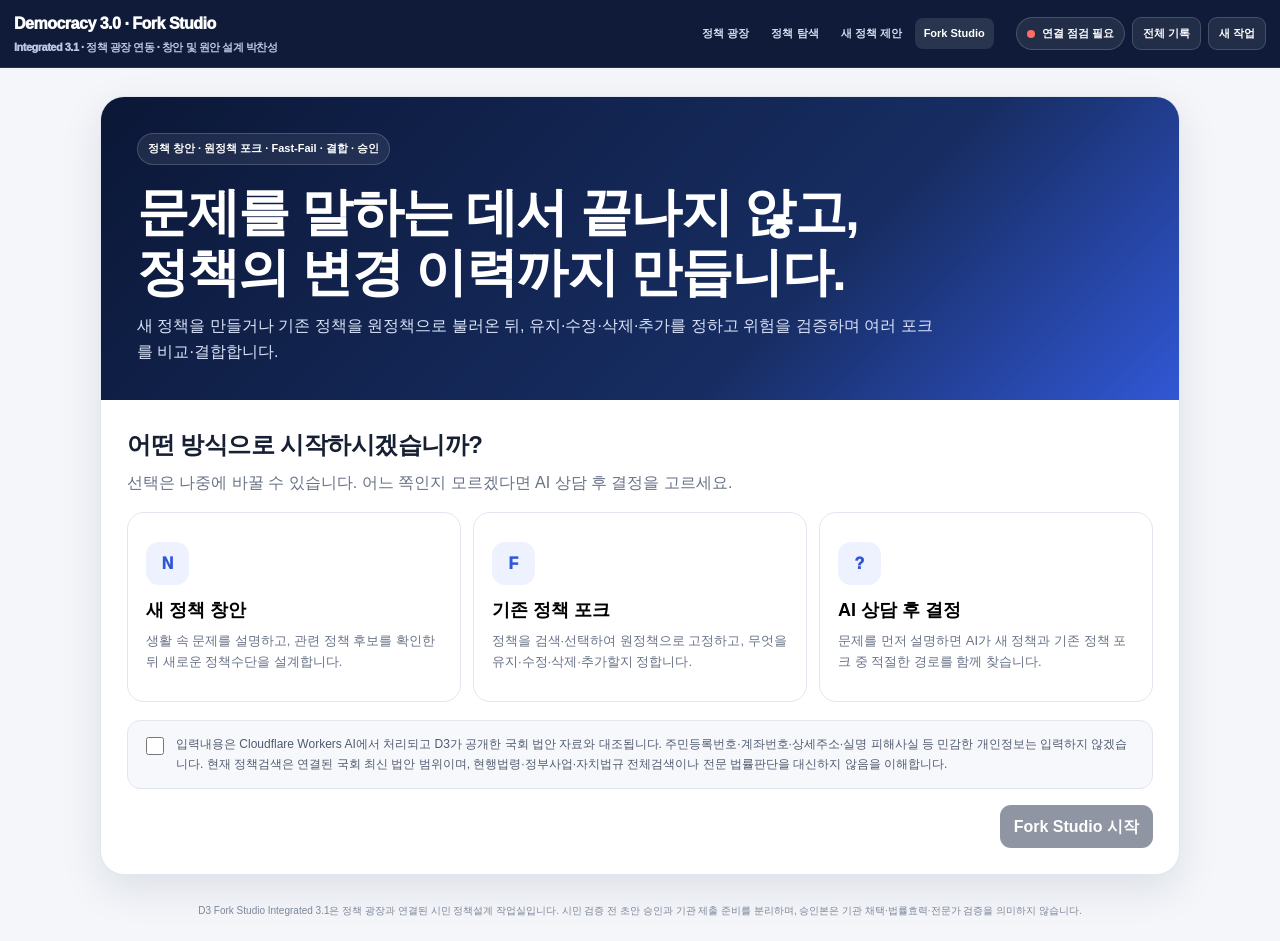
<file: fork-studio-ai.html>
<!doctype html>
<html lang="ko">
<head>
  <meta charset="utf-8">
  <meta name="viewport" content="width=device-width,initial-scale=1">
  <meta name="theme-color" content="#0b1736">
  <title>Democracy 3.0 · D3 Fork Studio Integrated 3.1</title>
  <meta name="description" content="새 정책 창안과 기존 정책 포크를 문제정의, 정책검색, 변경설계, Fast-Fail, 복수 포크, 결합, 초안, 승인으로 이어가는 Democracy 3.0 시민 정책설계 시제품">
  <style>
    :root{
      --navy:#0b1736;--navy2:#172d62;--blue:#3157d5;--blue2:#6f89ee;
      --ink:#172033;--muted:#687287;--line:#e1e6ef;--bg:#f4f6fa;--card:#fff;
      --soft:#eef2ff;--green:#087647;--greenbg:#ecfdf3;--amber:#a84b08;
      --amberbg:#fff7e8;--red:#b42318;--redbg:#fff2f0;--purple:#6941c6;
      --shadow:0 14px 42px rgba(21,33,62,.10)
    }
    *{box-sizing:border-box}
    html{scroll-behavior:smooth}
    body{
      margin:0;background:var(--bg);color:var(--ink);
      font-family:Arial,"Noto Sans KR","Apple SD Gothic Neo",sans-serif;
      line-height:1.6
    }
    button,input,textarea,select{font:inherit}
    button{cursor:pointer}
    a{color:var(--blue)}
    .hidden{display:none!important}
    .topbar{
      position:sticky;top:0;z-index:40;background:rgba(11,23,54,.98);
      color:#fff;border-bottom:1px solid rgba(255,255,255,.1)
    }
    .top-inner{
      width:min(1320px,calc(100% - 28px));min-height:67px;margin:auto;
      display:flex;align-items:center;justify-content:space-between;gap:14px
    }
    .brand{font-weight:950;letter-spacing:-.5px}
    .brand small{display:block;color:#bac6e8;font-size:11px;margin-top:2px}
    .top-actions{display:flex;align-items:center;gap:7px;flex-wrap:wrap}
    .health{
      display:inline-flex;align-items:center;gap:7px;border:1px solid rgba(255,255,255,.18);
      background:rgba(255,255,255,.08);padding:7px 10px;border-radius:999px;
      font-size:11px;font-weight:900
    }
    .dot{width:8px;height:8px;border-radius:50%;background:#f4b740}
    .dot.ok{background:#39d27c}.dot.bad{background:#ff6a63}
    .top-btn{
      border:1px solid rgba(255,255,255,.16);background:rgba(255,255,255,.08);
      color:#fff;border-radius:9px;padding:7px 10px;font-size:11px;font-weight:900
    }
    .start-shell{
      width:min(1080px,calc(100% - 24px));margin:28px auto 70px;background:#fff;
      border:1px solid var(--line);border-radius:24px;box-shadow:var(--shadow);overflow:hidden
    }
    .hero{
      padding:36px;background:linear-gradient(135deg,var(--navy),var(--navy2) 65%,var(--blue));
      color:#fff
    }
    .hero .tag{
      display:inline-flex;padding:6px 10px;border:1px solid rgba(255,255,255,.18);
      background:rgba(255,255,255,.08);border-radius:999px;font-size:11px;font-weight:900
    }
    .hero h1{font-size:clamp(31px,5vw,52px);line-height:1.17;letter-spacing:-1.5px;margin:17px 0 10px}
    .hero p{max-width:800px;color:#dbe4fa;margin:0}
    .mode-wrap{padding:26px}
    .mode-wrap h2{margin:0 0 5px;letter-spacing:-.5px}
    .mode-wrap>p{color:var(--muted);margin:0 0 17px}
    .mode-grid{display:grid;grid-template-columns:repeat(3,1fr);gap:12px}
    .mode-card{
      text-align:left;border:1px solid var(--line);background:#fff;border-radius:17px;
      padding:18px;min-height:190px;transition:.18s;position:relative
    }
    .mode-card:hover{transform:translateY(-2px);border-color:#b9c7ef;box-shadow:0 10px 25px rgba(49,87,213,.09)}
    .mode-card.selected{border:2px solid var(--blue);background:#f8f9ff}
    .mode-icon{
      width:43px;height:43px;border-radius:13px;display:grid;place-items:center;
      background:var(--soft);color:var(--blue);font-weight:950;margin-bottom:11px
    }
    .mode-card h3{margin:0 0 6px;font-size:18px}
    .mode-card p{margin:0;color:var(--muted);font-size:13px}
    .consent{
      margin-top:18px;padding:14px;border-radius:13px;background:#f7f8fb;
      border:1px solid var(--line);font-size:12px;color:#505b70
    }
    .consent label{display:flex;gap:9px;align-items:flex-start}
    .consent input{width:18px;height:18px;margin-top:2px;flex:0 0 auto}
    .start-bottom{display:flex;justify-content:flex-end;margin-top:16px}
    .btn{
      border:0;border-radius:11px;min-height:42px;padding:9px 14px;font-weight:900;
      display:inline-flex;align-items:center;justify-content:center;gap:7px
    }
    .btn:disabled{opacity:.45;cursor:not-allowed}
    .btn-primary{background:var(--navy);color:#fff}
    .btn-blue{background:var(--blue);color:#fff}
    .btn-soft{background:#eef1f7;color:#33405a;border:1px solid #dce2ec}
    .btn-green{background:var(--green);color:#fff}
    .btn-red{background:var(--redbg);color:var(--red);border:1px solid #f2c9c4}
    .btn-small{min-height:34px;padding:6px 9px;font-size:11px;border-radius:9px}
    .studio{
      width:min(1380px,calc(100% - 20px));margin:16px auto 62px;
      display:grid;grid-template-columns:minmax(0,1.12fr) minmax(480px,.88fr);gap:14px
    }
    .panel{
      background:var(--card);border:1px solid var(--line);border-radius:19px;
      box-shadow:var(--shadow);overflow:hidden
    }
    .stage-head{padding:14px 17px;border-bottom:1px solid var(--line);background:#fbfcff}
    .stage-top{display:flex;justify-content:space-between;align-items:center;gap:10px}
    .stage-name{display:flex;align-items:center;gap:8px}
    .stage-pill{
      display:inline-flex;padding:6px 10px;border-radius:999px;background:var(--soft);
      color:var(--blue);font-size:11px;font-weight:950
    }
    .mode-pill{
      display:inline-flex;padding:6px 10px;border-radius:999px;background:#f2edff;
      color:var(--purple);font-size:11px;font-weight:950
    }
    .stage-track{display:grid;grid-template-columns:repeat(9,1fr);gap:4px;margin-top:11px}
    .stage-node{height:7px;border-radius:999px;background:#e5e8ef}
    .stage-node.done{background:var(--blue)}
    .stage-node.active{box-shadow:0 0 0 3px rgba(49,87,213,.14)}
    .stage-caption{font-size:10px;color:var(--muted);margin-top:5px;text-align:right}
    .policy-anchor{
      margin:13px 16px 0;padding:12px;border:1px solid #cfd9f7;border-radius:13px;
      background:#f8f9ff
    }
    .policy-anchor b{display:block;font-size:13px;color:var(--blue)}
    .policy-anchor span{font-size:11px;color:var(--muted)}
    .messages{
      min-height:480px;max-height:610px;overflow-y:auto;padding:18px;
      display:flex;flex-direction:column;gap:13px;background:#f7f8fb
    }
    .message{display:flex;gap:8px;max-width:94%}
    .message.user{align-self:flex-end;flex-direction:row-reverse}
    .avatar{
      width:34px;height:34px;border-radius:10px;display:grid;place-items:center;
      flex:0 0 auto;font-size:12px;font-weight:950
    }
    .message.assistant .avatar{background:var(--navy);color:#fff}
    .message.user .avatar{background:#dce5ff;color:var(--blue)}
    .bubble{
      padding:12px 14px;border-radius:15px;white-space:pre-wrap;word-break:break-word;
      font-size:14px;box-shadow:0 3px 10px rgba(21,33,62,.05)
    }
    .assistant .bubble{background:#fff;border:1px solid var(--line);border-top-left-radius:4px}
    .user .bubble{background:var(--blue);color:#fff;border-top-right-radius:4px}
    .message.error .bubble{background:var(--redbg);border-color:#efc5c0;color:#7d2922}
    .typing{display:inline-flex;gap:4px;align-items:center}
    .typing i{width:7px;height:7px;border-radius:50%;background:#8791a4;animation:b 1.1s infinite}
    .typing i:nth-child(2){animation-delay:.15s}.typing i:nth-child(3){animation-delay:.3s}
    @keyframes b{0%,70%,100%{transform:translateY(0);opacity:.5}35%{transform:translateY(-4px);opacity:1}}
    .context-actions{
      padding:10px 14px 0;display:flex;gap:6px;flex-wrap:wrap;background:#fff
    }
    .context-btn{
      border:1px solid #ccd7f3;background:#f4f6ff;color:#2b4bab;border-radius:9px;
      padding:7px 9px;font-size:11px;font-weight:900
    }
    .composer{padding:13px 14px 15px;border-top:1px solid var(--line);background:#fff}
    .composer textarea{
      width:100%;min-height:92px;max-height:210px;resize:vertical;border:1px solid #d5dce8;
      border-radius:13px;padding:12px;outline:none
    }
    .composer textarea:focus{border-color:var(--blue);box-shadow:0 0 0 4px rgba(49,87,213,.09)}
    .composer-bottom{display:flex;justify-content:space-between;align-items:center;gap:10px;margin-top:8px}
    .helper{color:var(--muted);font-size:10px}
    .right-panel{min-height:810px}
    .tabs{
      display:flex;overflow-x:auto;border-bottom:1px solid var(--line);background:#fbfcff;
      padding:8px 8px 0;gap:4px
    }
    .tab{
      white-space:nowrap;border:0;background:transparent;padding:9px 10px;border-radius:9px 9px 0 0;
      color:#5e6980;font-size:11px;font-weight:950
    }
    .tab.active{background:#fff;color:var(--blue);border:1px solid var(--line);border-bottom-color:#fff}
    .tab-body{padding:16px;max-height:850px;overflow-y:auto}
    .section-title{display:flex;justify-content:space-between;align-items:flex-start;gap:10px;margin-bottom:11px}
    .section-title h2{font-size:19px;margin:0;letter-spacing:-.4px}
    .section-title p{margin:3px 0 0;color:var(--muted);font-size:11px}
    .empty{
      padding:22px;border:1px dashed #cfd5df;border-radius:13px;background:#fafbfc;
      color:var(--muted);font-size:12px;text-align:center
    }
    .notice{
      padding:10px 11px;border-radius:11px;background:var(--amberbg);color:#743806;
      border:1px solid #f0d8b6;font-size:11px;margin-bottom:11px
    }
    .good-notice{background:var(--greenbg);color:#175e3d;border-color:#bce9cd}
    .form-row{display:grid;gap:5px;margin-bottom:10px}
    .form-row label{font-size:11px;font-weight:900;color:#49556b}
    .form-row input,.form-row textarea,.form-row select{
      width:100%;border:1px solid #d7deea;border-radius:10px;padding:9px;background:#fff
    }
    .form-row textarea{min-height:82px;resize:vertical}
    .search-line{display:grid;grid-template-columns:1fr auto;gap:7px;margin-bottom:12px}
    .search-line input{border:1px solid #d7deea;border-radius:10px;padding:10px}
    .candidate{
      border:1px solid var(--line);border-radius:14px;padding:13px;margin-top:9px;background:#fff
    }
    .candidate-top{display:flex;justify-content:space-between;gap:8px;align-items:flex-start}
    .candidate h3{margin:0;font-size:15px;line-height:1.35}
    .relation{
      display:inline-flex;padding:4px 7px;border-radius:999px;font-size:9px;font-weight:950;
      background:var(--soft);color:var(--blue);white-space:nowrap
    }
    .relation.partial{background:#f2edff;color:var(--purple)}
    .relation.thematic{background:#f5f6f8;color:#596579}
    .candidate p{font-size:11px;color:var(--muted);margin:7px 0}
    .candidate .links{display:flex;gap:8px;flex-wrap:wrap;font-size:10px}
    .candidate-actions{display:flex;gap:7px;margin-top:9px}
    .policy-detail{
      border:1px solid #ccd8f7;border-radius:14px;padding:14px;background:#f9faff
    }
    .policy-detail h3{margin:0 0 6px}
    .meta{font-size:10px;color:var(--muted)}
    .policy-detail p{font-size:12px;margin:8px 0}
    .analysis-grid{display:grid;grid-template-columns:1fr 1fr;gap:8px;margin-top:10px}
    .analysis-cell{padding:10px;border-radius:11px;background:#fff;border:1px solid var(--line)}
    .analysis-cell b{display:block;color:var(--blue);font-size:10px;margin-bottom:4px}
    .analysis-cell span,.analysis-cell li{font-size:11px}
    .change-row{
      border:1px solid var(--line);border-radius:14px;padding:12px;margin-bottom:10px;background:#fff
    }
    .change-head{display:grid;grid-template-columns:1fr 120px auto;gap:7px;align-items:center}
    .change-head input,.change-head select{border:1px solid #d8deea;border-radius:9px;padding:8px}
    .remove-row{border:0;background:var(--redbg);color:var(--red);border-radius:8px;padding:7px 9px}
    .original{
      margin:8px 0;padding:9px;border-radius:9px;background:#f6f7f9;color:#626d80;
      font-size:10px;white-space:pre-wrap
    }
    .change-grid{display:grid;grid-template-columns:1fr 1fr;gap:8px}
    .change-grid textarea{
      width:100%;min-height:75px;border:1px solid #d8deea;border-radius:9px;padding:8px;resize:vertical
    }
    .decision-keep{border-left:4px solid var(--green)}
    .decision-modify{border-left:4px solid var(--blue)}
    .decision-remove{border-left:4px solid var(--red)}
    .decision-add{border-left:4px solid var(--purple)}
    .risk-card{
      border:1px solid #efcbc6;border-left:4px solid var(--red);
      border-radius:0 14px 14px 0;padding:12px;margin-bottom:11px;background:var(--redbg)
    }
    .risk-head{display:flex;justify-content:space-between;gap:8px}
    .risk-head b{font-size:12px}
    .risk-status{font-size:9px;font-weight:950;padding:4px 7px;border-radius:999px;background:#fff}
    .risk-card p{font-size:11px;margin:6px 0;color:#713b35}
    .risk-inputs{display:grid;grid-template-columns:1fr 1fr;gap:7px}
    .risk-inputs textarea{
      width:100%;min-height:72px;border:1px solid #e4c4c0;border-radius:9px;padding:8px;resize:vertical
    }
    .risk-result{margin-top:7px;padding:8px;border-radius:9px;background:#fff;font-size:10px}
    .fork-card{
      border:1px solid #d7e0f8;border-radius:15px;padding:13px;margin-bottom:11px;background:#fbfcff
    }
    .fork-card h3{color:var(--blue);margin:0 0 5px}
    .fork-card>p{font-size:11px;color:var(--muted);margin:0 0 8px}
    .component{
      display:grid;grid-template-columns:24px 1fr;gap:7px;padding:8px;border-top:1px solid #e5e9f4
    }
    .component:first-of-type{border-top:0}
    .component input{margin-top:4px}
    .component b{font-size:10px;color:#3e4b66}
    .component span{display:block;font-size:11px}
    .mini-list{font-size:10px;margin:7px 0;padding-left:18px}
    .composition{
      padding:12px;border:1px solid #c9e7d5;border-radius:13px;background:var(--greenbg);margin-bottom:11px
    }
    .composition h3{margin:0 0 5px;color:var(--green)}
    .composition p{font-size:11px;margin:5px 0}
    .conflict{
      padding:8px;border-radius:9px;background:var(--amberbg);color:#6f3707;font-size:10px;margin-top:6px
    }
    .draft-view{font-size:12px}
    .draft-section{padding:9px 0;border-top:1px solid var(--line)}
    .draft-section:first-child{border-top:0}
    .draft-section b{display:block;color:var(--blue);font-size:10px;margin-bottom:3px}
    .draft-section ul{margin:4px 0;padding-left:18px}
    .draft-editor{
      width:100%;min-height:380px;border:1px solid #d6deea;border-radius:11px;padding:11px;
      resize:vertical;font-size:12px;line-height:1.65
    }
    .subtabs{display:flex;gap:5px;margin:12px 0 8px;flex-wrap:wrap}
    .subtab{
      border:1px solid var(--line);background:#f5f6f8;border-radius:8px;padding:6px 8px;
      font-size:10px;font-weight:900
    }
    .subtab.active{background:var(--navy);color:#fff}
    table{width:100%;border-collapse:collapse;font-size:10px}
    th,td{border:1px solid var(--line);padding:7px;vertical-align:top;text-align:left}
    th{background:#f5f7fa}
    .evidence-status{
      display:inline-flex;padding:3px 6px;border-radius:999px;background:#f1f3f7;
      font-size:8px;font-weight:950
    }
    .version{
      padding:9px;border-bottom:1px solid var(--line);font-size:10px
    }
    .version:last-child{border-bottom:0}
    .version b{color:var(--blue)}
    .approval{
      padding:12px;border:1px solid #b9e6ca;background:var(--greenbg);border-radius:13px
    }
    .approval b{color:var(--green)}
    .approval p{font-size:10px}
    .footer-note{
      width:min(1320px,calc(100% - 24px));margin:-42px auto 22px;text-align:center;
      color:#7c8699;font-size:10px
    }

    .profile-card{padding:12px;border:1px solid #cfd9f7;border-radius:13px;background:#f8f9ff;margin-bottom:10px}
    .profile-card h3{margin:0 0 5px;color:var(--blue);font-size:15px}
    .profile-meta{font-size:10px;color:var(--muted);margin-bottom:7px}
    .semantic-row{display:flex;gap:6px;flex-wrap:wrap;margin-top:8px}
    .semantic-chip{display:inline-flex;align-items:center;padding:5px 8px;border-radius:999px;background:#fff;border:1px solid #d5def5;color:#334b8f;font-size:10px;font-weight:900}
    .semantic-chip.high{background:var(--redbg);border-color:#efc3bf;color:var(--red)}
    .gate-card{padding:14px;border-radius:14px;border:2px solid #efbd76;background:var(--amberbg);margin:10px 0}
    .gate-card h3{margin:0 0 5px;font-size:15px;color:#8a410b}
    .gate-card p{margin:5px 0;font-size:12px}
    .gate-options{display:flex;gap:6px;flex-wrap:wrap;margin-top:10px}
    .gate-option{border:1px solid #e5ae63;background:#fff;color:#7c3d0c;border-radius:9px;padding:7px 9px;font-size:11px;font-weight:900}
    .gate-option:hover{background:#fff4df}
    .semantic-warning{padding:9px 11px;border-radius:10px;background:var(--redbg);border:1px solid #efc3bf;color:#8f2f27;font-size:11px;font-weight:800;margin-top:8px}
    .profile-axes{display:flex;gap:5px;flex-wrap:wrap}
    .axis-chip{display:inline-flex;padding:4px 7px;border-radius:999px;background:#fff;border:1px solid #d7dff4;font-size:9px;font-weight:850;color:#43577e}
    .assumption-card{border:1px solid var(--line);border-radius:11px;padding:9px;margin-top:7px;background:#fff}
    .assumption-card b{display:block;font-size:10px;color:var(--purple)}
    .assumption-card span{display:block;font-size:11px;margin-top:3px}
    .assumption-card small{display:block;color:var(--muted);margin-top:4px}
    .quality-card{padding:11px;border-radius:12px;border:1px solid #cce6d5;background:var(--greenbg);margin-bottom:10px}
    .quality-card.warn{border-color:#efd2ad;background:var(--amberbg)}
    .quality-card.bad{border-color:#efc3bf;background:var(--redbg)}
    .quality-card h3{margin:0 0 4px;font-size:13px}
    .quality-card p,.quality-card li{font-size:10px;margin:3px 0}
    .quality-score{font-size:22px;font-weight:950;color:var(--green)}

    @media(max-width:1060px){
      .studio{grid-template-columns:1fr}.right-panel{min-height:auto}
      .mode-grid{grid-template-columns:1fr}
    }
    @media(max-width:650px){
      .top-inner{width:calc(100% - 16px)}.health span:last-child{display:none}
      .studio{width:calc(100% - 10px);margin-top:7px}
      .hero{padding:27px 19px}.mode-wrap{padding:18px}
      .change-head{grid-template-columns:1fr 105px}.remove-row{grid-column:1/-1}
      .change-grid,.risk-inputs,.analysis-grid{grid-template-columns:1fr}
      .messages{max-height:540px;padding:13px}.message{max-width:99%}
      .tabs{padding-left:4px}.tab{padding:8px 7px}
    }
  
    .service-nav{display:flex;align-items:center;gap:4px;margin-left:auto;margin-right:8px}
    .service-nav a{color:#d7def2;text-decoration:none;font-size:11px;font-weight:900;padding:7px 9px;border-radius:8px}
    .service-nav a:hover,.service-nav a.active{background:rgba(255,255,255,.11);color:#fff}
    .brand a{color:inherit;text-decoration:none}
    .entry-context{
      width:min(1320px,calc(100% - 28px));margin:13px auto 0;padding:12px 14px;
      border:1px solid #ccd8f7;background:#f8f9ff;border-radius:14px;
      display:flex;justify-content:space-between;align-items:center;gap:12px
    }
    .entry-context b{display:block;color:var(--blue);font-size:12px}
    .entry-context span{font-size:10px;color:var(--muted)}
    .entry-context a{font-size:10px;font-weight:900;text-decoration:none;background:#fff;border:1px solid #d6deef;border-radius:8px;padding:7px 9px;white-space:nowrap}
    .start-entry{margin:0 0 16px;padding:12px;border:1px solid #ccd8f7;background:#f8f9ff;border-radius:12px;color:#43516f;font-size:12px}
    .start-entry b{color:var(--blue)}
    @media(max-width:900px){.service-nav{display:none}.entry-context{align-items:flex-start}.entry-context a{display:none}}

  </style>
</head>
<body>
<header class="topbar">
  <div class="top-inner">
    <div class="brand">
      <a href="./">Democracy 3.0 · Fork Studio</a>
      <small>Integrated 3.1 · 정책 광장 연동 · 창안 및 원안 설계 박찬성</small>
    </div>
    <nav class="service-nav" aria-label="통합 서비스 메뉴">
      <a href="./">정책 광장</a>
      <a href="./#policies">정책 탐색</a>
      <a href="fork-studio-ai.html?mode=new">새 정책 제안</a>
      <a class="active" href="fork-studio-ai.html">Fork Studio</a>
    </nav>
    <div class="top-actions">
      <div class="health"><span class="dot" id="healthDot"></span><span id="healthText">연결 확인 중</span></div>
      <button class="top-btn" id="exportBtn">전체 기록</button>
      <button class="top-btn" id="newBtn">새 작업</button>
    </div>
  </div>
</header>
<div class="entry-context hidden" id="entryContext"></div>

<section class="start-shell" id="startShell">
  <div class="hero">
    <span class="tag">정책 창안 · 원정책 포크 · Fast-Fail · 결합 · 승인</span>
    <h1>문제를 말하는 데서 끝나지 않고,<br>정책의 변경 이력까지 만듭니다.</h1>
    <p>새 정책을 만들거나 기존 정책을 원정책으로 불러온 뒤, 유지·수정·삭제·추가를 정하고 위험을 검증하며 여러 포크를 비교·결합합니다.</p>
  </div>
  <div class="mode-wrap">
    <div class="start-entry hidden" id="startEntry"></div>
    <h2>어떤 방식으로 시작하시겠습니까?</h2>
    <p>선택은 나중에 바꿀 수 있습니다. 어느 쪽인지 모르겠다면 AI 상담 후 결정을 고르세요.</p>
    <div class="mode-grid">
      <button class="mode-card" data-mode="new_policy">
        <span class="mode-icon">N</span>
        <h3>새 정책 창안</h3>
        <p>생활 속 문제를 설명하고, 관련 정책 후보를 확인한 뒤 새로운 정책수단을 설계합니다.</p>
      </button>
      <button class="mode-card" data-mode="existing_policy">
        <span class="mode-icon">F</span>
        <h3>기존 정책 포크</h3>
        <p>정책을 검색·선택하여 원정책으로 고정하고, 무엇을 유지·수정·삭제·추가할지 정합니다.</p>
      </button>
      <button class="mode-card" data-mode="consult">
        <span class="mode-icon">?</span>
        <h3>AI 상담 후 결정</h3>
        <p>문제를 먼저 설명하면 AI가 새 정책과 기존 정책 포크 중 적절한 경로를 함께 찾습니다.</p>
      </button>
    </div>
    <div class="consent">
      <label>
        <input type="checkbox" id="consent">
        <span>
          입력내용은 Cloudflare Workers AI에서 처리되고 D3가 공개한 국회 법안 자료와 대조됩니다.
          주민등록번호·계좌번호·상세주소·실명 피해사실 등 민감한 개인정보는 입력하지 않겠습니다.
          현재 정책검색은 연결된 국회 최신 법안 범위이며, 현행법령·정부사업·자치법규 전체검색이나 전문 법률판단을 대신하지 않음을 이해합니다.
        </span>
      </label>
    </div>
    <div class="start-bottom">
      <button class="btn btn-primary" id="startBtn" disabled>Fork Studio 시작</button>
    </div>
  </div>
</section>

<main class="studio hidden" id="studio">
  <section class="panel">
    <div class="stage-head">
      <div class="stage-top">
        <div class="stage-name">
          <span class="stage-pill" id="stagePill">문제 접수</span>
          <span class="mode-pill" id="modePill">AI 상담</span>
        </div>
        <span class="helper" id="turnCount">0회 대화</span>
      </div>
      <div class="stage-track" id="stageTrack"></div>
      <div class="stage-caption" id="stageCaption">문제와 목표를 이해하는 단계입니다.</div>
    </div>

    <div class="policy-anchor hidden" id="policyAnchor"></div>
    <div class="messages" id="messages"></div>
    <div class="context-actions" id="contextActions"></div>
    <div class="composer">
      <textarea id="chatInput" maxlength="7000" placeholder="겪은 문제, 바라는 변화, 기존 정책 이름, 수정하고 싶은 부분을 편하게 적어주세요."></textarea>
      <div class="composer-bottom">
        <span class="helper">Enter 전송 · Shift+Enter 줄바꿈</span>
        <button class="btn btn-blue" id="sendBtn">보내기</button>
      </div>
    </div>
  </section>

  <section class="panel right-panel">
    <nav class="tabs" id="tabs">
      <button class="tab active" data-tab="problem">문제정의</button>
      <button class="tab" data-tab="search">정책검색</button>
      <button class="tab" data-tab="change">변경설계</button>
      <button class="tab" data-tab="risk">Fast-Fail</button>
      <button class="tab" data-tab="forks">포크·결합</button>
      <button class="tab" data-tab="draft">초안·승인</button>
      <button class="tab" data-tab="quality">최종검증</button>
      <button class="tab" data-tab="versions">버전</button>
    </nav>
    <div class="tab-body" id="tabBody"></div>
  </section>
</main>

<div class="footer-note">
  D3 Fork Studio Integrated 3.1은 정책 광장과 연결된 시민 정책설계 작업실입니다. 시민 검증 전 초안 승인과 기관 제출 준비를 분리하며, 승인본은 기관 채택·법률효력·전문가 검증을 의미하지 않습니다.
</div>

<script>
const API_BASE="https://d3-fork-studio-api-cs.edenabworld.workers.dev";
const STORAGE_KEY="d3-fork-studio-integrated31-current";
const ARCHIVE_KEY="d3-fork-studio-rc30-archive";

const STAGES=["intake","policy_search","policy_review","change_design","fast_fail","forks","composition","draft","complete"];
const STAGE_LABELS={
  intake:"문제 접수",policy_search:"정책 탐색",policy_review:"원정책 이해",
  change_design:"변경설계",fast_fail:"Fast-Fail",forks:"복수 포크",
  composition:"포크 결합",draft:"정책초안",complete:"승인 완료"
};
const STAGE_CAPTIONS={
  intake:"문제와 목표를 이해하는 단계입니다.",
  policy_search:"현재 연결된 정책자료에서 직접·부분·주제 유사 후보를 구분합니다.",
  policy_review:"선택한 원정책과 시민 문제의 같은 점·다른 점을 확인합니다.",
  change_design:"유지·수정·삭제·추가를 변경축별로 결정합니다.",
  fast_fail:"비용·악용·집행·권리·2차 효과·근거 위험을 원장으로 검증합니다.",
  forks:"서로 다른 정책 포크를 비교합니다.",
  composition:"여러 포크의 구성요소를 선택해 결합안으로 만듭니다.",
  draft:"원정책 차이표와 근거상태표가 붙은 초안을 검토합니다.",
  complete:"사용자가 승인한 버전과 남은 위험이 고정되었습니다."
};
const MODE_LABELS={new_policy:"새 정책 창안",existing_policy:"기존 정책 포크",consult:"AI 상담 후 결정"};
const RELATION_LABELS={direct_candidate:"직접 관련 가능성",partial:"부분 관련",thematic:"주제 유사"};
const DECISION_LABELS={keep:"유지",modify:"수정",remove:"삭제",add:"추가"};
const RISK_LABELS={
  cost:"비용",abuse:"악용·우회",execution:"현장 집행",
  rights_fairness:"권리·형평성",second_order_effect:"2차 효과",evidence:"근거"
};
const RISK_STATUS_LABELS={
  open:"미검토",answered:"답변 반영",conditional:"조건부 통과",passed:"통과",blocked:"차단",accepted:"사용자 위험수용"
};
const EVIDENCE_STATUS_LABELS={
  official_connected:"공식자료 연결",user_experience:"사용자 경험",
  ai_inference:"AI 추론",verification_needed:"검증 필요",unsupported:"근거 없음"
};
const CONTEXT_COMMANDS={
  continue_new_policy:"원정책 없이 새 정책 설계를 계속합니다.",
  express_draft:"현재 정보로 검증 전 신속초안을 생성해주세요. 미검토 위험은 그대로 표시해주세요.",
  run_fast_fail:"Fast-Fail 위험원장만 생성해주세요. 권고 보완책은 아직 자동 반영하지 마세요.",
  generate_forks:"현재 Fast-Fail 상태를 유지한 채 실질적으로 다른 복수 포크 3개를 생성해주세요.",
  generate_draft:"선택된 결합안으로 검증 전 정책초안을 생성해주세요.",
  final_review:"현재 초안의 품질과 시민 검증 전 승인 가능 여부를 최종 점검해주세요.",
  finalize:"Fast-Fail 권고 보완책을 조건부 반영하고 복수 포크와 검증 전 초안을 갱신한 뒤 시민 검증 전 초안 승인 가능 여부까지 최종 점검해주세요. 기관 제출 준비 상태와는 구분해주세요."
};

const URL_PARAMS=new URLSearchParams(location.search);
const ENTRY_MODE=URL_PARAMS.get("mode")||"";
const ENTRY_POLICY_ID=URL_PARAMS.get("policy_id")||"";
const ENTRY_FROM=URL_PARAMS.get("from")||"";
const ENTRY_RETURN=URL_PARAMS.get("return")||"./";
const HAS_DEEP_LINK=Boolean(ENTRY_MODE||ENTRY_POLICY_ID);

let selectedMode=ENTRY_POLICY_ID||ENTRY_MODE==="existing"?"existing_policy":ENTRY_MODE==="new"?"new_policy":"";
let activeTab="problem";
let busy=false;
let requestSeq=0;
let activeRequestId=0;
let messages=[];
let state=HAS_DEEP_LINK?createState(selectedMode||"consult"):(loadState()||createState("consult"));

function createState(mode){
  return{
    schema_version:"3.0",
    session_id:"D3-"+Date.now().toString(36).toUpperCase()+"-"+Math.random().toString(36).slice(2,6).toUpperCase(),
    mode,
    stage:"intake",
    problem:{
      raw_input:"",issue_summary:"",affected_groups:[],current_system:"",
      root_causes:[],user_goal:"",constraints:[],success_conditions:[],
      evidence_needed:[],assumptions:[],missing_fields:[]
    },
    policy_search:{
      query:"",status:"not_searched_yet",scope_label:"D3 연결 국회 최신 법안",
      corpus_count:0,generated_at:"",
      limitation:"현행법령·정부사업·자치법규 전체검색은 아직 연결 전입니다.",
      candidates:[]
    },
    selected_policy:null,policy_analysis:null,policy_profile:null,semantic_profile:null,clarification_gate:null,content_quality:null,assumption_ledger:[],draft_quality:null,policy_need_assessment:null,instrument_analysis:null,design_spec:null,quality_scorecard:null,deliverables:null,approval_gate:null,change_plan:[],
    fast_fail_ledger:[],forks:[],composition:null,draft:null,
    difference_table:[],evidence_ledger:[],versions:[],approval:null,
    dialogue:{recent_turns:[],pending_action:"",last_assistant_message:"",last_user_message:""},
    recommended_actions:[]
  }
}
function esc(value){
  return String(value??"").replace(/[&<>"']/g,m=>({"&":"&amp;","<":"&lt;",">":"&gt;",'"':"&quot;","'":"&#039;"}[m]))
}
function arr(value){return Array.isArray(value)?value:[]}
function nonempty(value){return typeof value==="string"&&value.trim().length>0}
function loadState(){
  try{
    const stored=JSON.parse(localStorage.getItem(STORAGE_KEY)||"null");
    if(!stored)return null;
    messages=arr(stored.messages);
    return stored.state||null
  }catch(e){return null}
}
function saveState(){
  localStorage.setItem(STORAGE_KEY,JSON.stringify({state,messages,activeTab,saved_at:new Date().toISOString()}))
}
function archive(){
  try{
    const archive=JSON.parse(localStorage.getItem(ARCHIVE_KEY)||"[]");
    archive.push({state,messages,archived_at:new Date().toISOString()});
    localStorage.setItem(ARCHIVE_KEY,JSON.stringify(archive.slice(-30)))
  }catch(e){}
}
function downloadBlob(content,name,type){
  const blob=new Blob([content],{type});
  const url=URL.createObjectURL(blob);
  const a=document.createElement("a");a.href=url;a.download=name;
  document.body.appendChild(a);a.click();a.remove();URL.revokeObjectURL(url)
}
function downloadJson(value,name){downloadBlob(JSON.stringify(value,null,2),name,"application/json;charset=utf-8")}
function addMessage(role,content,error=false){
  messages.push({role,content,at:new Date().toISOString(),error});
  if(messages.length>80)messages=messages.slice(-80);
  renderMessages();saveState()
}
function setBusy(value){
  busy=value;
  document.getElementById("sendBtn").disabled=value;
  document.querySelectorAll("button[data-action]").forEach(btn=>btn.disabled=value)
}
function addLoading(){
  const box=document.getElementById("messages");
  const row=document.createElement("div");row.id="loading";row.className="message assistant";
  row.innerHTML='<div class="avatar">D3</div><div class="bubble"><span class="typing"><i></i><i></i><i></i></span> 정책 원장과 현재 단계를 검토하고 있습니다.</div>';
  box.appendChild(row);box.scrollTop=box.scrollHeight
}
function removeLoading(){document.getElementById("loading")?.remove()}

async function api(action,payload={}){
  if(busy)return;
  const requestId=++requestSeq;
  activeRequestId=requestId;
  setBusy(true);addLoading();
  try{
    const controller=new AbortController();
    const timeout=setTimeout(()=>controller.abort(),120000);
    let response;
    try{
      response=await fetch(API_BASE+"/studio",{
        method:"POST",
        headers:{"Content-Type":"application/json"},
        body:JSON.stringify({action,payload,state,session_id:state.session_id,client_request_id:requestId}),
        signal:controller.signal
      })
    }finally{clearTimeout(timeout)}
    const data=await response.json().catch(()=>null);
    if(requestId!==activeRequestId)return;
    if(!response.ok||!data?.ok)throw new Error(data?.detail||data?.error||`HTTP ${response.status}`);
    state=data.state;
    if(["draft","complete"].includes(state.stage))activeTab="draft";
    else if(state.stage==="policy_search")activeTab="search";
    else if(["policy_review","change_design"].includes(state.stage))activeTab="change";
    else if(state.stage==="fast_fail")activeTab="risk";
    else if(["forks","composition"].includes(state.stage))activeTab="forks";
    else if(state.clarification_gate?.required&&!state.clarification_gate?.resolved)activeTab="problem";
    document.querySelectorAll(".tab").forEach(btn=>btn.classList.toggle("active",btn.dataset.tab===activeTab));
    if(data.assistant_message)addMessage("assistant",data.assistant_message);
    renderAll();saveState()
  }catch(error){
    if(requestId!==activeRequestId)return;
    const detail=error?.name==="AbortError"?"응답 시간이 120초를 넘었습니다. Worker 배포상태를 확인하고 다시 시도해주세요.":String(error?.message||error);
    addMessage("assistant","작업을 이어가는 중 문제가 발생했습니다.\n\n"+detail,true)
  }finally{
    if(requestId===activeRequestId){
      removeLoading();setBusy(false);document.getElementById("chatInput")?.focus()
    }
  }
}
function switchTab(name){
  activeTab=name;
  document.querySelectorAll(".tab").forEach(btn=>btn.classList.toggle("active",btn.dataset.tab===name));
  renderTab();saveState()
}
function showStudio(){
  document.getElementById("startShell").classList.add("hidden");
  document.getElementById("studio").classList.remove("hidden");
  renderAll()
}
function resetStudio(){
  if(messages.length&&!confirm("현재 작업을 보관하고 새 작업을 시작할까요?"))return;
  activeRequestId=++requestSeq;
  if(messages.length)archive();
  localStorage.removeItem(STORAGE_KEY);location.reload()
}

function renderStage(){
  const index=Math.max(0,STAGES.indexOf(state.stage));
  const gate=state.clarification_gate||{};
  const gateOpen=gate.required&&!gate.resolved;
  document.getElementById("stagePill").textContent=gateOpen?"고위험 범위 확인":(STAGE_LABELS[state.stage]||state.stage);
  document.getElementById("modePill").textContent=MODE_LABELS[state.mode]||state.mode;
  document.getElementById("stageCaption").textContent=gateOpen?(gate.question||"정책범위를 먼저 확인해야 합니다."):(STAGE_CAPTIONS[state.stage]||"정책설계를 진행하고 있습니다.");
  document.getElementById("stageTrack").innerHTML=STAGES.map((stage,i)=>`<span class="stage-node ${i<=index?"done":""} ${i===index?"active":""}" title="${esc(STAGE_LABELS[stage])}"></span>`).join("");
  document.getElementById("turnCount").textContent=`${messages.filter(m=>m.role==="user").length}회 대화`;
  const anchor=document.getElementById("policyAnchor");
  if(state.selected_policy){
    anchor.classList.remove("hidden");
    anchor.innerHTML=`<b>원정책 고정 · ${esc(state.selected_policy.title)}</b><span>${esc(state.selected_policy.category||"분류 확인 필요")} · 원정책 ID ${esc(state.selected_policy.id)} · 이후 포크와 차이표는 이 기준을 사용합니다. · <a href="${esc(currentReturnUrl())}">정책 광장 원정책으로 돌아가기</a></span>`
  }else{
    anchor.classList.add("hidden");anchor.innerHTML=""
  }
}
function renderMessages(){
  const box=document.getElementById("messages");box.innerHTML="";
  messages.forEach(message=>{
    const row=document.createElement("div");
    row.className=`message ${message.role} ${message.error?"error":""}`;
    row.innerHTML=`<div class="avatar">${message.role==="user"?"나":"D3"}</div><div class="bubble">${esc(message.content)}</div>`;
    box.appendChild(row)
  });
  box.scrollTop=box.scrollHeight
}
function renderContextActions(){
  const root=document.getElementById("contextActions");
  const gate=state.clarification_gate||{};
  if(gate.required&&!gate.resolved){
    const options=arr(gate.options);
    root.innerHTML=`<button class="context-btn" data-context-tab="search">정책검색 열기</button>${options.map((option,index)=>`<button class="context-btn" data-gate-option="${esc(option)}">${index+1}. ${esc(option)}</button>`).join("")}<button class="context-btn" data-gate-default="true">가장 보수적인 잠정안</button>`;
    root.querySelector("[data-context-tab]")?.addEventListener("click",()=>switchTab("search"));
    root.querySelectorAll("[data-gate-option]").forEach(btn=>btn.addEventListener("click",()=>{
      const text=`검토 범위를 ‘${btn.dataset.gateOption}’ 중심으로 한정해주세요. 안전기준과 공식 제도대조는 유지해주세요.`;
      addMessage("user",text);api("general_chat",{text})
    }));
    root.querySelector("[data-gate-default]")?.addEventListener("click",()=>{
      const text="세부 범위는 잘 모르겠습니다. 가장 보수적인 기본안으로 한정하되, 무제한 완화는 제외하고 안전기준과 공식 제도대조를 유지해주세요.";
      addMessage("user",text);api("general_chat",{text})
    });
    return
  }
  const actions=[];
  if(state.stage==="policy_search"){
    actions.push(["search","정책검색 열기"]);
    actions.push(["continue_new_policy","원정책 없이 새 정책 계속"]);
    actions.push(["express_draft","검증 전 신속초안"])
  }
  if(state.stage==="policy_review"){
    actions.push(["change","변경설계 열기"]);
    actions.push(["express_draft","AI가 잠정안 작성"])
  }
  if(state.stage==="change_design"){
    actions.push(["run_fast_fail","Fast-Fail 시작"]);
    actions.push(["express_draft","현재 내용으로 신속초안"])
  }
  if(state.stage==="fast_fail"){
    actions.push(["generate_forks","복수 포크 생성"]);
    actions.push(["express_draft","미해결 위험을 남기고 초안"])
  }
  if(state.stage==="forks")actions.push(["forks","포크 결합 열기"]);
  if(state.stage==="composition")actions.push(["generate_draft","정책초안 생성"]);
  if(state.stage==="draft"){
    actions.push(["draft","초안·차이표 열기"]);
    actions.push(["final_review","현재 상태 점검"]);
    actions.push(["finalize","보완책 반영·최종점검"])
  }
  root.innerHTML=actions.map(([action,label])=>`<button class="context-btn" data-action="context" data-context="${esc(action)}">${esc(label)}</button>`).join("");
  root.querySelectorAll("[data-context]").forEach(btn=>btn.addEventListener("click",()=>{
    const action=btn.dataset.context;
    if(["search","change","forks","draft"].includes(action)){switchTab(action);return}
    const command=CONTEXT_COMMANDS[action]||btn.textContent.trim();
    addMessage("user",command);
    if(action==="finalize"){api("general_chat",{text:command});return}
    api(action,{context_user_text:command})
  }))
}
function renderProblem(){
  const p=state.problem||{};
  const profile=state.semantic_profile||state.policy_profile||{};
  const gate=state.clarification_gate||{};
  const assumptions=arr(state.assumption_ledger);
  const item=(label,value)=>{
    if(Array.isArray(value))value=value.join(", ");
    return nonempty(value)?`<div class="analysis-cell"><b>${esc(label)}</b><span>${esc(value)}</span></div>`:""
  };
  const secondaryDomains=arr(profile.secondary_domains);
  const entities=arr(profile.entities);
  const profileHtml=profile.label?`
    <div class="profile-card">
      <h3>주분야 · ${esc(profile.label)}</h3>
      <div class="profile-meta">분류 확신도 ${esc(profile.confidence||"확인 필요")} · 위험등급 ${esc(profile.risk_tier||"standard")} · 일치어 ${esc(arr(profile.matched_terms).join(", ")||"없음")}</div>
      <p style="font-size:11px;margin:5px 0">${esc(profile.problem_frame||"")}</p>
      <div class="semantic-row">
        ${secondaryDomains.map(x=>`<span class="semantic-chip">보조분야 · ${esc(x.label||x.id)}</span>`).join("")}
        ${entities.map(x=>`<span class="semantic-chip ${x.risk==="high"?"high":""}">${esc(x.surface||x.canonical||x.topic)} → ${esc(x.canonical||x.topic||x.type)}</span>`).join("")}
      </div>
      <div class="profile-axes">${arr(profile.design_axes).map(x=>`<span class="axis-chip">${esc(x)}</span>`).join("")}</div>
      ${profile.fallback_used&&profile.recognized_entity?'<div class="semantic-warning">의미개체가 확인됐지만 일반분야로 떨어졌습니다. 초안 생성 전에 분류 재검증이 필요합니다.</div>':""}
    </div>`:"";
  const gateHtml=gate.required&&!gate.resolved?`
    <div class="gate-card">
      <h3>초안 생성 전 고위험 범위 확인</h3>
      <p>${esc(gate.reason||"")}</p>
      <p><b>${esc(gate.question||"")}</b></p>
      <div class="gate-options">
        ${arr(gate.options).map((option,index)=>`<button class="gate-option clarification-option" data-option="${esc(option)}">${index+1}. ${esc(option)}</button>`).join("")}
        <button class="gate-option clarification-default">가장 보수적인 잠정안</button>
      </div>
      <p style="font-size:10px;color:#7d4d21;margin-top:8px">이 범위를 정하기 전에는 Fast-Fail·포크·정책초안·승인 작업을 실행하지 않습니다.</p>
    </div>`:"";
  const assumptionsHtml=assumptions.length?`
    <div class="section-title" style="margin-top:13px"><div><h2 style="font-size:15px">잠정 가정표</h2><p>사용자가 세부사항을 맡긴 부분도 사실처럼 확정하지 않고 검증과제로 남깁니다.</p></div></div>
    ${assumptions.map(a=>`<div class="assumption-card"><b>${esc(a.id)} · ${esc(a.status)}</b><span>${esc(a.assumption)}</span><small>근거: ${esc(a.basis)} · 확인: ${esc(a.verification)}</small></div>`).join("")}`:"";
  return`
    <div class="section-title"><div><h2>문제정의·의미분석·가정</h2><p>브랜드·제품·질환·법률용어를 일반 개념으로 해석하고 주분야와 보조분야를 함께 판정합니다.</p></div></div>
    ${profileHtml}
    ${gateHtml}
    ${state.policy_need_assessment?`<div class="notice ${state.policy_need_assessment.status==="provisional"||state.policy_need_assessment.status==="confirmed"?"good-notice":""}"><b>정책개입 판단 · ${esc(state.policy_need_assessment.status)}</b><br>${esc(state.policy_need_assessment.public_interest||"")}<br><small>${esc(state.policy_need_assessment.proportionality_note||"")}</small></div>`:""}
    ${!p.issue_summary?'<div class="empty">왼쪽 대화창에 문제나 아이디어를 입력하면 의미개체·주분야·보조분야와 정책범위를 함께 구조화합니다.</div>':`
      <div class="analysis-grid">
        ${item("핵심 공공문제",p.issue_summary)}
        ${item("영향 대상",arr(p.affected_groups))}
        ${item("현재 방식·확인상태",p.current_system)}
        ${item("사용자 목표",p.user_goal)}
        ${item("잠정 원인",arr(p.root_causes))}
        ${item("제약",arr(p.constraints))}
        ${item("성공조건",arr(p.success_conditions))}
        ${item("필요 근거",arr(p.evidence_needed))}
        ${item("다음 확인사항",arr(p.missing_fields))}
      </div>
    `}
    ${assumptionsHtml}
  `
}
function relationClass(type){return type==="partial"?"partial":type==="thematic"?"thematic":""}
function renderSearch(){
  const ps=state.policy_search||{};
  const candidates=arr(ps.candidates);
  return`
    <div class="section-title"><div><h2>기존 정책 탐색</h2><p>현재 연결범위 안에서 후보를 구분하고 원정책을 고정합니다.</p></div></div>
    <div class="notice"><b>검색범위:</b> ${esc(ps.scope_label||"D3 연결 국회 최신 법안")} ${ps.corpus_count?`· ${esc(ps.corpus_count)}건`:""}<br>${esc(ps.limitation||"")}</div>
    <div class="search-line">
      <input id="policyQuery" value="${esc(ps.query||state.problem.issue_summary||"")}" placeholder="정책명, 문제, 대상, 정책수단으로 검색">
      <button class="btn btn-blue btn-small" id="policySearchBtn">검색</button>
    </div>
    ${candidates.length?candidates.map(c=>`
      <article class="candidate">
        <div class="candidate-top">
          <h3>${esc(c.title)}</h3>
          <span class="relation ${relationClass(c.relation_type)}">${esc(RELATION_LABELS[c.relation_type]||"후보")}</span>
        </div>
        <div class="meta">${esc(c.category||"분류 미확인")} · ${esc(c.committee||"소관위 미확인")} · 점수 ${esc(c.score||0)}</div>
        <p>${esc(c.relation_note||"")}</p>
        <p><b>쉬운 설명:</b> ${esc(c.card_summary||c.summary||"요약 확인 필요")}</p>
        <p><b>주의할 위험:</b> ${esc(c.largest_risk||"추가 검토 필요")}</p>
        <div class="links">
          <a href="${esc(c.d3_url||"#")}" target="_blank" rel="noopener">D3 보고서</a>
          ${c.official_url?`<a href="${esc(c.official_url)}" target="_blank" rel="noopener">공식자료</a>`:""}
        </div>
        <div class="candidate-actions">
          <button class="btn btn-blue btn-small select-policy" data-id="${esc(c.id)}">원정책으로 선택</button>
        </div>
      </article>
    `).join(""):'<div class="empty">검색된 후보가 없습니다. 검색어를 바꾸거나 원정책 없이 새 정책으로 계속할 수 있습니다.</div>'}
    <div style="margin-top:11px"><button class="btn btn-soft" id="continueNewBtn">원정책 없이 새 정책 설계 계속</button></div>
  `
}
function policyAnalysisBlock(){
  const policy=state.selected_policy,analysis=state.policy_analysis||{};
  if(!policy)return'<div class="notice">원정책을 선택하지 않았습니다. 새 정책 경로라면 각 변경축은 모두 ‘추가’로 시작합니다.</div>';
  const listHtml=(items)=>arr(items).length?`<ul class="mini-list">${arr(items).map(x=>`<li>${esc(x)}</li>`).join("")}</ul>`:'<span>확인 필요</span>';
  return`
    <div class="policy-detail">
      <h3>${esc(policy.title)}</h3>
      <div class="meta">${esc(policy.category||"")} · ${esc(policy.lead_proposer||"대표발의 확인 필요")} · ${esc(policy.proposed_date||"")}</div>
      <p>${esc(policy.card_summary||policy.summary||"")}</p>
      <div class="analysis-grid">
        <div class="analysis-cell"><b>해결하려는 문제</b><span>${esc(analysis.solves_problem||"추가 확인 필요")}</span></div>
        <div class="analysis-cell"><b>정책수단</b><span>${esc(analysis.mechanism||"추가 확인 필요")}</span></div>
        <div class="analysis-cell"><b>같은 점</b>${listHtml(analysis.same_points)}</div>
        <div class="analysis-cell"><b>다른 점</b>${listHtml(analysis.different_points)}</div>
        <div class="analysis-cell"><b>자료상 모르는 점</b>${listHtml(analysis.unknowns)}</div>
        <div class="analysis-cell"><b>포크 적합성</b><span>${esc(analysis.why||analysis.fork_suitability||"확인 필요")}</span></div>
      </div>
    </div>
  `
}

function renderInstrumentAnalysis(){
  const a=state.instrument_analysis;
  if(!a)return'<div class="notice">정책수단 비교는 문제정의 후 생성됩니다.</div>';
  return`<div class="policy-detail"><h3>권장 정책형태 · ${esc(a.recommended_label||a.recommended_type)}</h3><p>${esc(a.recommendation_reason||"")}</p>
    <div class="analysis-grid">${arr(a.comparison).map(x=>`<div class="analysis-cell"><b>${esc(x.label)} · ${esc(x.fit)}</b><span>${esc(x.role)}<br>${esc(arr(x.risks).join(" · "))}</span></div>`).join("")}</div>
    <div class="notice"><b>법률 필요성:</b> ${esc(a.law_needed_status||"미확인")}<br>${esc(arr(a.legal_trigger_flags).join(" · ")||"권리·의무·제재·조직·재정의 법적 근거를 추가 검토")}</div></div>`
}
function renderDesignSpec(){
  const d=state.design_spec;if(!d)return'<div class="empty">작동구조가 아직 없습니다.</div>';
  const section=(title,value)=>`<div class="draft-section"><b>${esc(title)}</b>${Array.isArray(value)?listView(value):esc(value||"")}</div>`;
  return`<div class="draft-view">
    ${section("목적",d.purpose)}${section("공공문제",d.public_problem)}${section("대상",d.beneficiaries)}${section("범위",d.scope)}
    ${section("자격·선정기준",d.eligibility_and_selection)}${section("핵심 정책수단",d.core_mechanisms)}${section("신청·이용·집행절차",d.access_and_process)}
    ${section("판단·심사기준",d.decision_standards)}${section("기관·주체별 역할",d.implementation_roles)}${section("권리·의무",d.rights_and_duties)}
    ${section("보호장치",d.safeguards)}${section("예외·이의·재심",d.exceptions_and_appeals)}${section("데이터·개인정보",d.data_and_privacy)}
    ${section("재원·비용·행정부담",d.finance_and_burden)}${section("단계·일정",d.timeline_and_phases)}${section("성과지표",d.monitoring_metrics)}
    ${section("중단·재검토",d.stop_review_conditions)}${section("기존제도 관계",d.existing_system_relationship)}${section("미해결 질문",d.unresolved_questions)}
  </div>`
}
function renderQualityGate(){
  const q=state.quality_scorecard,g=state.approval_gate;
  if(!q)return'<div class="notice">초안 생성 후 최종 승인점검을 실행합니다.</div>';

  const provisionalReady=Boolean(g?.provisional_ready??q.approval_ready);
  const institutionReady=Boolean(g?.institution_ready);
  const provisionalMissing=arr(g?.provisional_missing);
  const institutionMissing=arr(g?.institution_missing);

  return`
    <div class="quality-card ${provisionalReady?"":"warn"}">
      <h3>시민 검증 전 초안 승인 · ${provisionalReady?"통과":"보완 필요"}</h3>
      <div class="quality-score">${esc(q.total_score)}점</div>
      <p>${esc(g?.rule||"")}</p>
      <div class="analysis-grid">${arr(q.dimensions).map(x=>`<div class="analysis-cell"><b>${esc(x.label)} · ${esc(x.score)}점</b><span>${esc(x.note||"")}</span></div>`).join("")}</div>
      ${arr(q.fatal_flags).length?`<div class="notice"><b>승인 차단:</b> ${esc(q.fatal_flags.join(" · "))}</div>`:""}
      ${provisionalMissing.length?`<ul>${provisionalMissing.map(x=>`<li>${esc(x)}</li>`).join("")}</ul>`:"<p>시민 검증 전 초안의 최소 승인기준을 충족했습니다.</p>"}
    </div>
    <div class="quality-card ${institutionReady?"":"warn"}" style="margin-top:10px">
      <h3>기관 제출 준비 · ${institutionReady?"충족":"별도 검증 필요"}</h3>
      <p>공식 현행제도 대조, 담당기관·법제·예산·집행 전문가 검토가 완료되어야 기관 제출 준비 상태가 됩니다.</p>
      ${institutionMissing.length?`<ul>${institutionMissing.map(x=>`<li>${esc(x)}</li>`).join("")}</ul>`:"<p>기관 제출 준비요건을 충족했습니다.</p>"}
    </div>`
}
function renderQuality(){
  return`<div class="section-title"><div><h2>최종 품질·승인검증</h2><p>정책필요성, 분야, 검색, 작동구조, 수단, 위험, 포크, 근거, 버전을 100점 기준으로 점검합니다.</p></div><button class="btn btn-blue btn-small" id="finalReviewBtn">다시 점검</button></div>
    ${renderQualityGate()}
    <div style="display:grid;grid-template-columns:1fr 1fr;gap:7px;margin-top:10px"><button class="btn btn-soft" id="downloadPackageBtn">전체 패키지 JSON</button><button class="btn btn-soft" id="downloadPackageTxtBtn">정책설계 패키지 TXT</button></div>`
}
function renderChange(){
  const plan=arr(state.change_plan);
  return`
    <div class="section-title"><div><h2>유지·수정·삭제·추가</h2><p>이 표가 포크의 기준선입니다. 단순한 AI 대화가 아니라 변경원장으로 저장됩니다.</p></div><button class="btn btn-soft btn-small" id="addChangeBtn">항목 추가</button></div>
    ${policyAnalysisBlock()}
    ${renderInstrumentAnalysis()}
    <div class="section-title" style="margin-top:14px"><div><h2 style="font-size:16px">작동 가능한 제도설계</h2><p>대상·절차·기준·역할·권리·비용·성과·중단조건입니다.</p></div></div>
    ${renderDesignSpec()}
    <div style="margin-top:12px" id="changeRows">
      ${plan.length?plan.map((item,index)=>`
        <div class="change-row decision-${esc(item.decision)}" data-change-index="${index}">
          <div class="change-head">
            <input class="chg-dimension" value="${esc(item.dimension)}" placeholder="변경축">
            <select class="chg-decision">
              ${Object.entries(DECISION_LABELS).map(([value,label])=>`<option value="${value}" ${item.decision===value?"selected":""}>${label}</option>`).join("")}
            </select>
            <button class="remove-row" data-remove-change="${index}">삭제</button>
          </div>
          <div class="original"><b>원래 상태</b><br>${esc(item.original||"원정책 없음 또는 추가 확인 필요")}</div>
          <div class="change-grid">
            <textarea class="chg-proposal" placeholder="최종안에서 어떻게 할지">${esc(item.proposal||"")}</textarea>
            <textarea class="chg-rationale" placeholder="왜 유지·수정·삭제·추가하는지">${esc(item.rationale||"")}</textarea>
          </div>
          <input type="hidden" class="chg-id" value="${esc(item.id||`CHG-${index+1}`)}">
          <input type="hidden" class="chg-original" value="${esc(item.original||"")}">
          <input type="hidden" class="chg-source" value="${esc(item.source||"user")}">
        </div>
      `).join(""):'<div class="empty">정책 후보를 선택하거나 ‘원정책 없이 계속’을 누르면 변경축이 생성됩니다.</div>'}
    </div>
    ${plan.length?'<button class="btn btn-blue" style="width:100%" id="saveChangeBtn">변경설계 저장</button>':""}
  `
}
function riskStatusClass(status){return status==="passed"?"good-notice":status==="blocked"?"":""}
function renderRisk(){
  const risks=arr(state.fast_fail_ledger);
  return`
    <div class="section-title"><div><h2>Fast-Fail 검증원장</h2><p>위험 발견 → 사용자 답변 → 보완책 → 잔여위험 → 통과상태를 기록합니다.</p></div>
      ${!risks.length?'<button class="btn btn-red btn-small" id="runRiskBtn">위험원장 생성</button>':""}
    </div>
    ${risks.length?risks.map((risk,index)=>`
      <article class="risk-card" data-risk-index="${index}">
        <div class="risk-head">
          <b>${esc(RISK_LABELS[risk.category]||risk.category)} · ${esc(risk.risk)}</b>
          <span class="risk-status">${esc(RISK_STATUS_LABELS[risk.status]||risk.status)} · ${esc(risk.severity||"high")}/${esc(risk.likelihood||"medium")}</span>
        </div>
        <p><b>실패기제:</b> ${esc(risk.mechanism||"추가 분석 필요")}</p>
        <p><b>확인질문:</b> ${esc(risk.question||"")}</p>
        <p><b>초기 보완후보:</b> ${esc(risk.mitigation_candidate||"")}</p>
        <div class="risk-inputs">
          <textarea class="risk-response" placeholder="이 위험에 대한 답변">${esc(risk.user_response||"")}</textarea>
          <textarea class="risk-mitigation" placeholder="채택하거나 수정할 보완책">${esc(risk.chosen_mitigation||risk.mitigation_candidate||"")}</textarea>
        </div>
        ${risk.residual_risk?`<div class="risk-result"><b>잔여위험:</b> ${esc(risk.residual_risk)}<br><b>통과조건:</b> ${esc(risk.pass_condition||"")}</div>`:""}
        <div style="display:flex;gap:6px;margin-top:8px"><button class="btn btn-red btn-small assess-risk" data-risk-id="${esc(risk.id)}" data-index="${index}">이 위험 평가</button><button class="btn btn-soft btn-small accept-risk" data-risk-id="${esc(risk.id)}" data-index="${index}">잔여위험 수용</button></div>
      </article>
    `).join(""):'<div class="empty">변경설계를 저장한 뒤 Fast-Fail을 시작합니다.</div>'}
    ${risks.length?'<div style="display:grid;grid-template-columns:1fr 1fr;gap:7px"><button class="btn btn-soft" id="applySafeguardsBtn">권고 보완책 일괄 조건부 반영</button><button class="btn btn-blue" id="generateForksBtn">복수 포크 생성</button></div>':""}
  `
}
function renderComposition(){
  const c=state.composition;
  if(!c)return"";
  return`
    <div class="composition">
      <h3>${esc(c.name||"선택·결합안")}</h3>
      <p>${esc(c.summary||"")}</p>
      ${arr(c.components).map(x=>`<p><b>${esc(x.dimension)}</b> · ${esc(x.value)}</p>`).join("")}
      ${arr(c.conflicts).map(x=>`<div class="conflict"><b>${esc(x.dimension)}</b><br>${esc(x.issue)}<br><b>조정:</b> ${esc(x.resolution)}</div>`).join("")}
    </div>
  `
}
function renderForks(){
  const forks=arr(state.forks);
  return`
    <div class="section-title"><div><h2>복수 포크와 결합</h2><p>포크 하나를 고르거나, 구성요소를 항목별로 조합합니다.</p></div>
      ${!forks.length?'<button class="btn btn-blue btn-small" id="generateForksBtn">포크 생성</button>':""}
    </div>
    ${renderComposition()}
    ${forks.length?forks.map(fork=>`
      <article class="fork-card">
        <h3>${esc(fork.name)}</h3>
        <p>${esc(fork.strategy||"")}</p>
        ${arr(fork.components).map(component=>`
          <label class="component">
            <input type="checkbox" class="fork-component" data-fork="${esc(fork.id)}" data-component="${esc(component.id)}">
            <span><b>${esc(component.dimension)}</b><span>${esc(component.value)}</span></span>
          </label>
        `).join("")}
        <ul class="mini-list"><li><b>기대:</b> ${esc(arr(fork.expected_benefits).join(" · "))}</li><li><b>비용·부담:</b> ${esc(arr(fork.costs_and_burdens).join(" · "))}</li><li><b>남는 위험:</b> ${esc(arr(fork.risks).join(" · "))}</li></ul>
        <button class="btn btn-blue btn-small choose-fork" data-fork="${esc(fork.id)}">이 포크 전체 선택</button>
      </article>
    `).join(""):'<div class="empty">Fast-Fail 원장을 만든 뒤 서로 다른 정책 포크를 생성합니다.</div>'}
    ${forks.length?`
      <div style="display:grid;grid-template-columns:1fr 1fr;gap:7px">
        <button class="btn btn-soft" id="combineForksBtn">체크한 구성요소 결합</button>
        <button class="btn btn-green" id="generateDraftBtn" ${state.composition?"":"disabled"}>결합안으로 초안 생성</button>
      </div>`:""}
  `
}
function listView(items){return arr(items).length?`<ul>${arr(items).map(x=>`<li>${esc(x)}</li>`).join("")}</ul>`:'<span>없음 또는 확인 필요</span>'}
function draftToText(d){
  if(!d)return"";
  const lines=[d.title||"D3 정책초안"];
  const add=(title,value)=>{
    if(Array.isArray(value)){if(value.length)lines.push(`\n[${title}]\n`+value.map(x=>`- ${x}`).join("\n"))}
    else if(nonempty(value))lines.push(`\n[${title}]\n${value}`)
  };
  add("문제 정의",d.problem_definition);add("영향 대상",d.affected_groups);
  add("현행 제도와 한계",d.current_policy_and_limitations);add("정책 목표",d.policy_goal);
  add("선택한 제안",d.selected_proposal);add("실행 방식",d.implementation);
  add("적용 범위와 예외",d.scope_and_exceptions);add("기대 효과",d.expected_effects);
  add("위험",d.risks);add("보완 장치",d.safeguards);add("담당기관 후보",d.responsible_bodies);
  add("필요 근거",d.evidence_needed);add("중단·재검토 조건",d.stop_or_review_conditions);
  if(state.instrument_analysis)lines.push(`\n[권장 정책형태]\n${state.instrument_analysis.recommended_label}\n${state.instrument_analysis.recommendation_reason}`);
  if(state.design_spec)lines.push(`\n[작동 가능한 제도설계]\n${JSON.stringify(state.design_spec,null,2)}`);
  if(state.quality_scorecard)lines.push(`\n[최종 품질검증]\n${JSON.stringify(state.quality_scorecard,null,2)}`);
  return lines.join("\n").trim()
}
function renderDifference(){
  const rows=arr(state.difference_table);
  return rows.length?`<table><thead><tr><th>변경축</th><th>원래 상태</th><th>최종안</th><th>유형·이유</th></tr></thead><tbody>${rows.map(x=>`<tr><td>${esc(x.dimension)}</td><td>${esc(x.original)}</td><td>${esc(x.final)}</td><td>${esc(DECISION_LABELS[x.change_type]||x.change_type)}<br>${esc(x.rationale)}</td></tr>`).join("")}</tbody></table>`:'<div class="empty">차이표가 아직 없습니다.</div>'
}
function renderEvidence(){
  const rows=arr(state.evidence_ledger);
  return rows.length?`<table><thead><tr><th>주장</th><th>근거상태</th><th>출처·한계</th></tr></thead><tbody>${rows.map(x=>`<tr><td>${esc(x.claim)}</td><td><span class="evidence-status">${esc(EVIDENCE_STATUS_LABELS[x.status]||x.status)}</span><br>${esc(x.source_type)}</td><td>${esc(x.source)}<br>${esc(x.note)}</td></tr>`).join("")}</tbody></table>`:'<div class="empty">근거상태표가 아직 없습니다.</div>'
}
function renderDraftQuality(){
  const q=state.draft_quality;
  if(!q)return'<div class="notice">초안 관련성 검사는 초안 생성 후 표시됩니다.</div>';
  const cls=q.status==="passed"?"":q.status==="replaced"||q.status==="needs_revision"?"warn":"bad";
  return`<div class="quality-card ${cls}">
    <h3>분야 관련성·오염 검사 · ${esc(q.status)}</h3>
    <div class="quality-score">${esc(q.score??"-")}점</div>
    <p>분야: ${esc(q.domain_label||"")} · 처리: ${esc(q.action||"")}</p>
    ${arr(q.issues).length?`<ul>${arr(q.issues).map(x=>`<li>${esc(x)}</li>`).join("")}</ul>`:'<p>다른 분야 템플릿 유입, 제목 반복, 근거 없는 제도부재 단정이 발견되지 않았습니다.</p>'}
    ${arr(q.original_issues).length?`<p><b>차단된 원초안 문제:</b> ${esc(arr(q.original_issues).join(" · "))}</p>`:""}
  </div>`
}
function renderDraft(){
  const d=state.draft;
  if(!d)return`
    <div class="section-title"><div><h2>정책초안·차이표·승인</h2><p>포크를 선택·결합한 뒤 초안을 생성합니다.</p></div>${state.composition?'<button class="btn btn-green btn-small" id="generateDraftBtn">초안 생성</button>':""}</div>
    ${renderDraftQuality()}
    <div class="empty">승인 가능한 정책초안이 아직 없습니다.</div>
  `;
  return`
    <div class="section-title"><div><h2>정책초안·차이표·승인</h2><p>직접 수정한 뒤 재구조화하거나 현재 버전을 승인합니다.</p></div></div>
    ${renderDraftQuality()}
    ${state.approval?`<div class="approval"><b>시민 검증 전 초안 승인 완료 · ${esc(state.approval.approved_version_id||"")}</b><p>${esc(state.approval.scope||"")}</p><p>기관 제출 준비: ${state.approval.institution_ready?"충족":"미충족"} · 미해결 위험 ${arr(state.approval.unresolved_risks).length}건</p></div>`:""}
    <div class="subtabs">
      <button class="subtab active" data-draft-view="structured">구조화 초안</button>
      <button class="subtab" data-draft-view="design">작동구조</button>
      <button class="subtab" data-draft-view="edit">직접 수정</button>
      <button class="subtab" data-draft-view="diff">원정책 차이</button>
      <button class="subtab" data-draft-view="evidence">근거상태</button>
      <button class="subtab" data-draft-view="quality">승인검증</button>
    </div>
    <div id="draftStructured">
      <div class="draft-view">
        <div class="draft-section"><b>제목</b>${esc(d.title)}</div>
        <div class="draft-section"><b>문제 정의</b>${esc(d.problem_definition)}</div>
        <div class="draft-section"><b>영향 대상</b>${listView(d.affected_groups)}</div>
        <div class="draft-section"><b>현행 제도와 한계</b>${esc(d.current_policy_and_limitations)}</div>
        <div class="draft-section"><b>정책 목표</b>${esc(d.policy_goal)}</div>
        <div class="draft-section"><b>선택한 제안</b>${esc(d.selected_proposal)}</div>
        <div class="draft-section"><b>실행 방식</b>${listView(d.implementation)}</div>
        <div class="draft-section"><b>적용 범위와 예외</b>${esc(d.scope_and_exceptions)}</div>
        <div class="draft-section"><b>기대 효과</b>${listView(d.expected_effects)}</div>
        <div class="draft-section"><b>위험·보완</b>${listView(d.risks)}${listView(d.safeguards)}</div>
        <div class="draft-section"><b>담당기관 후보</b>${listView(d.responsible_bodies)}</div>
        <div class="draft-section"><b>필요 근거</b>${listView(d.evidence_needed)}</div>
        <div class="draft-section"><b>중단·재검토 조건</b>${listView(d.stop_or_review_conditions)}</div>
      </div>
    </div>
    <div id="draftDesign" class="hidden">${renderInstrumentAnalysis()}${renderDesignSpec()}</div>
    <div id="draftEdit" class="hidden">
      <textarea class="draft-editor" id="draftEditor">${esc(draftToText(d))}</textarea>
      <button class="btn btn-blue" style="width:100%;margin-top:8px" id="reviseDraftBtn">수정본 반영</button>
    </div>
    <div id="draftDiff" class="hidden">${renderDifference()}</div>
    <div id="draftEvidence" class="hidden">${renderEvidence()}</div>
    <div id="draftQuality" class="hidden">${renderQualityGate()}</div>
    <div style="display:grid;grid-template-columns:1fr 1fr;gap:7px;margin-top:11px">
      <button class="btn btn-soft" id="downloadDraftBtn">초안 TXT</button>
      <button class="btn btn-green" id="approveBtn" ${(state.approval||!(state.approval_gate?.provisional_ready??state.quality_scorecard?.approval_ready))?"disabled":""}>시민 검증 전 초안 승인</button>
    </div>
  `
}
function renderVersions(){
  const versions=arr(state.versions).slice().reverse();
  return`
    <div class="section-title"><div><h2>정책 버전과 승인기록</h2><p>단계가 바뀔 때마다 시각과 해시를 남깁니다.</p></div></div>
    ${versions.length?versions.map(v=>`<div class="version"><b>${esc(v.version_id)} · ${esc(v.label)}</b><br>${esc(v.at)} · ${esc(v.stage)}<br><span>${esc(v.hash||"")}</span></div>`).join(""):'<div class="empty">아직 저장된 정책 버전이 없습니다.</div>'}
  `
}
function renderTab(){
  const root=document.getElementById("tabBody");
  const renderers={problem:renderProblem,search:renderSearch,change:renderChange,risk:renderRisk,forks:renderForks,draft:renderDraft,quality:renderQuality,versions:renderVersions};
  root.innerHTML=(renderers[activeTab]||renderProblem)();
  wireTab()
}
function collectChangePlan(){
  return[...document.querySelectorAll("[data-change-index]")].map((row,index)=>({
    id:row.querySelector(".chg-id").value||`CHG-${index+1}`,
    dimension:row.querySelector(".chg-dimension").value.trim(),
    original:row.querySelector(".chg-original").value,
    decision:row.querySelector(".chg-decision").value,
    proposal:row.querySelector(".chg-proposal").value.trim(),
    rationale:row.querySelector(".chg-rationale").value.trim(),
    source:row.querySelector(".chg-source").value||"user"
  }))
}
function wireDraftSubtabs(){
  document.querySelectorAll("[data-draft-view]").forEach(btn=>btn.addEventListener("click",()=>{
    document.querySelectorAll("[data-draft-view]").forEach(x=>x.classList.toggle("active",x===btn));
    ["Structured","Design","Edit","Diff","Evidence","Quality"].forEach(name=>document.getElementById("draft"+name)?.classList.add("hidden"));
    const map={structured:"Structured",design:"Design",edit:"Edit",diff:"Diff",evidence:"Evidence",quality:"Quality"};
    document.getElementById("draft"+map[btn.dataset.draftView])?.classList.remove("hidden")
  }))
}

function packageToText(){
  const out=[];const add=(t,v)=>{out.push(`\n# ${t}\n`);out.push(typeof v==="string"?v:JSON.stringify(v,null,2))};
  add("문제정의",state.deliverables?.problem_definition||state.problem);
  add("정책수단 비교",state.instrument_analysis||{});add("작동 가능한 제도설계",state.design_spec||{});
  add("복수 포크",state.forks||[]);add("Fast-Fail",state.fast_fail_ledger||[]);add("근거상태",state.evidence_ledger||[]);
  add("최종 품질검증",state.quality_scorecard||{});add("승인기록",state.approval||{});return out.join("\n").trim()
}
function wireTab(){
  document.querySelectorAll(".clarification-option").forEach(btn=>btn.addEventListener("click",()=>{
    const text=`검토 범위를 ‘${btn.dataset.option}’ 중심으로 한정해주세요. 안전기준과 공식 제도대조는 유지해주세요.`;
    addMessage("user",text);api("general_chat",{text})
  }));
  document.querySelector(".clarification-default")?.addEventListener("click",()=>{
    const text="세부 범위는 잘 모르겠습니다. 가장 보수적인 기본안으로 한정하되, 무제한 완화는 제외하고 안전기준과 공식 제도대조를 유지해주세요.";
    addMessage("user",text);api("general_chat",{text})
  });
  document.getElementById("policySearchBtn")?.addEventListener("click",()=>{
    const query=document.getElementById("policyQuery").value.trim();
    api("search_policy",{query})
  });
  document.getElementById("policyQuery")?.addEventListener("keydown",e=>{
    if(e.key==="Enter"){e.preventDefault();document.getElementById("policySearchBtn").click()}
  });
  document.querySelectorAll(".select-policy").forEach(btn=>btn.addEventListener("click",()=>api("select_policy",{policy_id:btn.dataset.id})));
  document.getElementById("continueNewBtn")?.addEventListener("click",()=>api("continue_new_policy"));
  document.getElementById("addChangeBtn")?.addEventListener("click",()=>{
    const current=collectChangePlan();
    current.push({id:`CHG-${current.length+1}`,dimension:"",original:state.selected_policy?"원정책에서 추가 확인 필요":"새 정책이므로 원정책 없음",decision:"add",proposal:"",rationale:"",source:"user_addition"});
    state.change_plan=current;renderTab();saveState()
  });
  document.querySelectorAll("[data-remove-change]").forEach(btn=>btn.addEventListener("click",()=>{
    const current=collectChangePlan();current.splice(Number(btn.dataset.removeChange),1);
    state.change_plan=current;renderTab();saveState()
  }));
  document.getElementById("saveChangeBtn")?.addEventListener("click",()=>api("save_change_plan",{change_plan:collectChangePlan()}));
  document.getElementById("runRiskBtn")?.addEventListener("click",()=>api("run_fast_fail"));
  document.querySelectorAll(".assess-risk").forEach(btn=>btn.addEventListener("click",()=>{
    const card=btn.closest("[data-risk-index]");
    api("assess_risk",{risk_id:btn.dataset.riskId,user_response:card.querySelector(".risk-response").value.trim(),chosen_mitigation:card.querySelector(".risk-mitigation").value.trim()})
  }));
  document.querySelectorAll(".accept-risk").forEach(btn=>btn.addEventListener("click",()=>{
    const card=btn.closest("[data-risk-index]");
    const note=card.querySelector(".risk-response").value.trim()||prompt("이 잔여위험을 수용하는 이유를 기록하세요.","")||"";
    api("assess_risk",{risk_id:btn.dataset.riskId,user_response:note,chosen_mitigation:card.querySelector(".risk-mitigation").value.trim(),accept_risk:true})
  }));
  document.getElementById("applySafeguardsBtn")?.addEventListener("click",()=>api("apply_recommended_safeguards"));
  document.querySelectorAll("#generateForksBtn").forEach(btn=>btn.addEventListener("click",()=>api("generate_forks")));
  document.querySelectorAll(".choose-fork").forEach(btn=>btn.addEventListener("click",()=>api("choose_fork",{fork_id:btn.dataset.fork})));
  document.getElementById("combineForksBtn")?.addEventListener("click",()=>{
    const selections=[...document.querySelectorAll(".fork-component:checked")].map(x=>({fork_id:x.dataset.fork,component_id:x.dataset.component}));
    api("combine_forks",{selections})
  });
  document.querySelectorAll("#generateDraftBtn").forEach(btn=>btn.addEventListener("click",()=>api("generate_draft")));
  wireDraftSubtabs();
  document.getElementById("reviseDraftBtn")?.addEventListener("click",()=>api("revise_draft",{edited_text:document.getElementById("draftEditor").value}));
  document.getElementById("downloadDraftBtn")?.addEventListener("click",()=>{
    const safe=(state.draft?.title||state.session_id).replace(/[\\/:*?"<>|]+/g,"_").slice(0,70);
    downloadBlob(draftToText(state.draft),`${safe}.txt`,"text/plain;charset=utf-8")
  });
  document.getElementById("finalReviewBtn")?.addEventListener("click",()=>api("final_review"));
  document.getElementById("downloadPackageBtn")?.addEventListener("click",()=>downloadJson({state,deliverables:state.deliverables},`${state.session_id}-policy-package.json`));
  document.getElementById("downloadPackageTxtBtn")?.addEventListener("click",()=>downloadBlob(packageToText(),`${state.session_id}-policy-package.txt`,"text/plain;charset=utf-8"));
  document.getElementById("approveBtn")?.addEventListener("click",()=>{
    const note=prompt("시민 검증 전 초안 승인 메모가 있다면 입력하세요. 기관 제출 준비 완료를 의미하지 않습니다.","")??"";
    api("approve",{approval_note:note,approval_type:"provisional_citizen"})
  })
}
function renderAll(){
  renderStage();renderMessages();renderContextActions();renderTab()
}
async function sendChat(){
  const input=document.getElementById("chatInput");
  const text=input.value.trim();if(!text||busy)return;
  addMessage("user",text);input.value="";
  const isFirstIntake=state.stage==="intake"&&!state.problem?.raw_input&&!state.dialogue?.pending_action;
  if(isFirstIntake)await api("analyze_problem",{text});
  else await api("general_chat",{text})
}
async function checkHealth(){
  try{
    const response=await fetch(API_BASE+"/health",{cache:"no-store"});
    const data=await response.json();
    if(data.ok&&data.ai_binding_configured&&data.workflow_engine&&data.semantic_entity_resolver&&data.high_risk_ambiguity_gate&&data.domain_required_concept_validator&&data.cross_domain_semantic_acceptance_suite&&data.portal_studio_integration&&data.policy_deep_link){
      document.getElementById("healthDot").className="dot ok";
      document.getElementById("healthText").textContent="Integrated 3.1 · 정책 광장 왕복연결 정상"
    }else throw new Error()
  }catch(e){
    document.getElementById("healthDot").className="dot bad";
    document.getElementById("healthText").textContent="연결 점검 필요"
  }
}


function setModeCard(mode){
  selectedMode=mode;
  document.querySelectorAll(".mode-card").forEach(card=>card.classList.toggle("selected",card.dataset.mode===mode));
  document.getElementById("startBtn").disabled=!(selectedMode&&document.getElementById("consent").checked)
}
function renderEntryContext(){
  const root=document.getElementById("entryContext");
  const start=document.getElementById("startEntry");
  if(!HAS_DEEP_LINK){root.classList.add("hidden");start.classList.add("hidden");return}
  const returnUrl=ENTRY_RETURN||"./";
  if(ENTRY_POLICY_ID){
    const html=`<div><b>정책 광장에서 원정책을 불러왔습니다.</b><span>정책 ID ${esc(ENTRY_POLICY_ID)} · 동의 후 원문과 출처를 자동 인수하여 원안 분석부터 시작합니다.</span></div><a href="${esc(returnUrl)}">원정책으로 돌아가기</a>`;
    root.innerHTML=html;root.classList.remove("hidden");
    start.innerHTML=`<b>기존 정책 포크 자동연결</b><br>정책 ID <code>${esc(ENTRY_POLICY_ID)}</code>를 Fork Studio가 직접 불러옵니다. 같은 정책을 다시 검색하거나 제목을 입력할 필요가 없습니다.`;
    start.classList.remove("hidden");
    setModeCard("existing_policy");
    document.getElementById("startBtn").textContent="원정책 불러와 분석 시작"
  }else if(ENTRY_MODE==="new"){
    root.innerHTML=`<div><b>정책 광장에서 새 정책 제안으로 이동했습니다.</b><span>생활문제나 아이디어를 평소 말하듯 설명하면 관련 기존정책을 함께 찾습니다.</span></div><a href="./">정책 광장으로 돌아가기</a>`;
    root.classList.remove("hidden");
    start.innerHTML="<b>새 정책 아이디어 경로</b><br>관련 정책이 발견되면 기존 정책 포크·결합·독립 새 정책 중 적절한 경로를 선택할 수 있습니다.";
    start.classList.remove("hidden");
    setModeCard("new_policy");
    document.getElementById("startBtn").textContent="새 정책 대화 시작"
  }
}
function currentReturnUrl(){
  if(ENTRY_POLICY_ID)return ENTRY_RETURN||`./#bill=${encodeURIComponent(ENTRY_POLICY_ID)}`;
  return "./"
}

document.querySelectorAll(".mode-card").forEach(card=>card.addEventListener("click",()=>{
  selectedMode=card.dataset.mode;
  document.querySelectorAll(".mode-card").forEach(x=>x.classList.toggle("selected",x===card));
  document.getElementById("startBtn").disabled=!(selectedMode&&document.getElementById("consent").checked)
}));
document.getElementById("consent").addEventListener("change",()=>{
  document.getElementById("startBtn").disabled=!(selectedMode&&document.getElementById("consent").checked)
});
document.getElementById("startBtn").addEventListener("click",async()=>{
  state=createState(selectedMode);messages=[];
  activeTab=selectedMode==="existing_policy"?"search":"problem";
  showStudio();saveState();
  if(ENTRY_POLICY_ID&&selectedMode==="existing_policy"){
    addMessage("assistant","정책 광장에서 선택한 원정책을 불러오고 있습니다. 원문·출처·정책 ID를 고정한 뒤 원안 분석을 시작합니다.");
    await api("open_existing_policy",{policy_id:ENTRY_POLICY_ID,entry_from:ENTRY_FROM||"policy_square",return_url:currentReturnUrl()});
    return
  }
  const greetings={
    new_policy:"새 정책 창안으로 시작합니다. 반복되는 생활문제와 바라는 변화를 평소 말하듯 설명해주세요. 관련 정책 후보도 함께 확인하되, 후보가 없다는 이유로 정책이 없다고 단정하지 않겠습니다.",
    existing_policy:"기존 정책 포크로 시작합니다. 정책 광장에서 정책을 선택해 들어오거나, 왼쪽에 정책 이름 또는 바꾸고 싶은 문제를 적으세요.",
    consult:"먼저 문제를 들은 뒤 새 정책과 기존 정책 포크 중 어떤 경로가 적절한지 함께 판단하겠습니다. 겪은 일과 바라는 변화를 설명해주세요."
  };
  addMessage("assistant",greetings[selectedMode]);
  saveState()
});
document.getElementById("tabs").addEventListener("click",e=>{
  const btn=e.target.closest("[data-tab]");if(btn)switchTab(btn.dataset.tab)
});
document.getElementById("sendBtn").addEventListener("click",sendChat);
document.getElementById("chatInput").addEventListener("keydown",e=>{
  if(e.key==="Enter"&&!e.shiftKey){e.preventDefault();sendChat()}
});
document.getElementById("exportBtn").addEventListener("click",()=>downloadJson({state,messages,exported_at:new Date().toISOString()},`${state.session_id||"D3-Fork-Studio"}.json`));
document.getElementById("newBtn").addEventListener("click",resetStudio);

checkHealth();
renderEntryContext();
if(!HAS_DEEP_LINK&&localStorage.getItem(STORAGE_KEY)&&state){
  document.getElementById("startShell").classList.add("hidden");
  document.getElementById("studio").classList.remove("hidden");
  const saved=JSON.parse(localStorage.getItem(STORAGE_KEY)||"{}");
  activeTab=saved.activeTab||"problem";
  document.querySelectorAll(".tab").forEach(btn=>btn.classList.toggle("active",btn.dataset.tab===activeTab));
  renderAll()
}
</script>
</body>
</html>
</file>
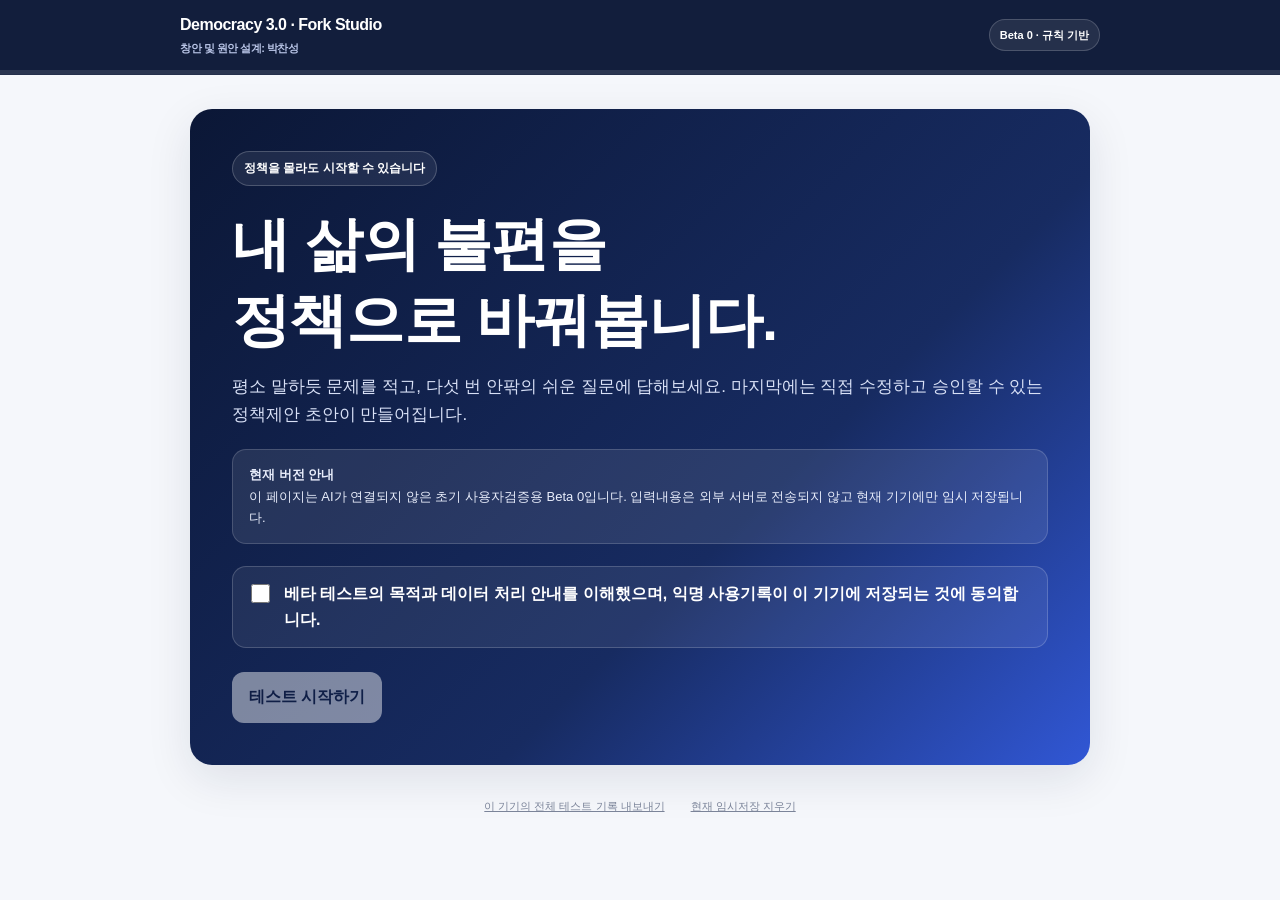
<file: fork-studio-beta.html>
<!doctype html>
<html lang="ko">
<head>
  <meta charset="utf-8">
  <meta name="viewport" content="width=device-width, initial-scale=1">
  <meta name="theme-color" content="#0b1736">
  <title>D3 Fork Studio Beta 0</title>
  <meta name="description" content="생활 속 불편을 짧은 대화와 Fast-Fail 검토를 거쳐 정책제안 초안으로 만드는 Democracy 3.0 Fork Studio Beta 0">
  <style>
    :root{--navy:#0b1736;--blue:#3157d5;--ink:#172033;--muted:#667085;--line:#e5e9f2;--bg:#f5f7fb;--card:#fff;--soft:#eef2ff;--green:#067647;--green-soft:#ecfdf3;--red:#b42318;--red-soft:#fff3f1;--amber:#b54708;--amber-soft:#fff8e8;--shadow:0 14px 45px rgba(21,33,62,.10)}
    *{box-sizing:border-box}html{scroll-behavior:smooth}body{margin:0;background:var(--bg);color:var(--ink);font-family:Arial,"Noto Sans KR","Apple SD Gothic Neo",sans-serif;line-height:1.65}button,textarea,input{font:inherit}button{cursor:pointer}
    .topbar{position:sticky;top:0;z-index:20;background:rgba(11,23,54,.97);color:#fff;border-bottom:1px solid rgba(255,255,255,.08);backdrop-filter:blur(8px)}
    .topbar-inner{max-width:960px;margin:auto;min-height:64px;padding:12px 20px;display:flex;align-items:center;justify-content:space-between;gap:16px}
    .brand{font-weight:900;letter-spacing:-.5px}.brand small{display:block;margin-top:1px;color:#b9c5e7;font-size:11px;font-weight:700}
    .beta-badge{display:inline-flex;padding:6px 10px;border:1px solid rgba(255,255,255,.18);border-radius:999px;background:rgba(255,255,255,.08);font-size:11px;font-weight:800;white-space:nowrap}
    .progress-wrap{height:4px;background:rgba(255,255,255,.10)}.progress{width:0%;height:100%;background:#8da3ff;transition:width .25s ease}
    main{width:min(900px,calc(100% - 28px));margin:34px auto 70px}.screen{display:none}.screen.active{display:block;animation:fade .22s ease}@keyframes fade{from{opacity:0;transform:translateY(5px)}to{opacity:1;transform:none}}
    .card{background:var(--card);border:1px solid var(--line);border-radius:22px;padding:clamp(22px,5vw,42px);box-shadow:var(--shadow)}.hero{background:linear-gradient(135deg,#0b1736 0%,#172b61 62%,#3157d5 100%);color:#fff;border:0}
    .eyebrow{display:inline-flex;align-items:center;gap:7px;padding:7px 11px;border:1px solid rgba(255,255,255,.20);border-radius:999px;background:rgba(255,255,255,.08);font-size:12px;font-weight:800}
    h1,h2,h3{letter-spacing:-.8px;line-height:1.3}h1{font-size:clamp(34px,7vw,58px);margin:20px 0 16px}h2{font-size:clamp(26px,5vw,38px);margin:0 0 10px}h3{font-size:20px;margin:0 0 8px}p{margin:8px 0}.hero p{color:#d8e0f6;font-size:17px}.lead{font-size:17px;color:#38435b}.muted{color:var(--muted)}
    .privacy{margin:20px 0 0;padding:14px 16px;border-radius:14px;background:rgba(255,255,255,.09);border:1px solid rgba(255,255,255,.16);color:#e8edfb;font-size:13px}
    .consent-row{margin:22px 0;display:flex;align-items:flex-start;gap:11px;padding:14px;border:1px solid rgba(255,255,255,.18);border-radius:14px;background:rgba(255,255,255,.07)}.consent-row input{width:19px;height:19px;margin-top:3px;flex:0 0 auto}
    .actions{display:flex;flex-wrap:wrap;gap:10px;margin-top:24px}.actions.space{justify-content:space-between}.btn{appearance:none;border:0;border-radius:12px;min-height:48px;padding:12px 17px;font-weight:900;text-decoration:none;display:inline-flex;align-items:center;justify-content:center;gap:7px}
    .btn-primary{background:var(--navy);color:#fff}.hero .btn-primary{background:#fff;color:var(--navy)}.btn-secondary{background:#eef1f7;color:#29334b;border:1px solid #dde2eb}.btn-blue{background:var(--blue);color:#fff}.btn:disabled{opacity:.45;cursor:not-allowed}
    .mode-grid{display:grid;grid-template-columns:1fr 1fr;gap:14px;margin-top:24px}.mode-card{text-align:left;border:2px solid var(--line);background:#fff;border-radius:18px;padding:22px;color:var(--ink);transition:.18s ease}.mode-card:hover,.mode-card:focus{border-color:var(--blue);transform:translateY(-2px);box-shadow:0 8px 24px rgba(49,87,213,.10)}
    .mode-icon{width:44px;height:44px;display:grid;place-items:center;border-radius:13px;background:var(--soft);color:var(--blue);font-size:21px;margin-bottom:15px}.mode-card p{color:var(--muted);font-size:14px}
    .field{margin-top:22px}label{display:block;font-weight:900;margin-bottom:8px}.hint{color:var(--muted);font-size:13px;margin:-3px 0 9px}textarea,input[type="text"]{width:100%;border:1px solid #d7dce7;background:#fff;color:var(--ink);border-radius:14px;padding:15px;outline:none;transition:.15s ease}textarea{min-height:140px;resize:vertical}textarea:focus,input[type="text"]:focus{border-color:var(--blue);box-shadow:0 0 0 4px rgba(49,87,213,.10)}
    .example{margin-top:12px;padding:12px 14px;background:#f7f8fb;border-radius:12px;color:#4d5870;font-size:13px}.step-label{color:var(--blue);font-weight:900;font-size:13px;margin-bottom:9px}
    .question-box{margin-top:22px;padding:20px;border-radius:17px;background:#f7f8ff;border:1px solid #dbe3ff}.quick-actions{display:flex;flex-wrap:wrap;gap:8px;margin-top:10px}.mini-btn{border:1px solid var(--line);background:#fff;color:#4b556d;border-radius:999px;padding:8px 11px;font-size:12px;font-weight:800}
    .draft-grid{display:grid;grid-template-columns:1fr 1fr;gap:13px;margin-top:22px}.draft-field{border:1px solid var(--line);border-radius:15px;padding:15px;background:#fff}.draft-field.wide{grid-column:1/-1}.draft-field label{font-size:13px;color:var(--blue)}.draft-field textarea{min-height:105px;border-radius:10px;padding:11px}
    .ff-grid{display:grid;gap:13px;margin-top:22px}.ff-card{border-left:5px solid var(--red);border-radius:0 15px 15px 0;padding:17px;background:var(--red-soft)}.ff-card:nth-child(2){border-left-color:var(--amber);background:var(--amber-soft)}.ff-card:nth-child(3){border-left-color:var(--blue);background:#f2f5ff}.ff-card textarea{min-height:100px;margin-top:11px}
    .compare-grid{display:grid;grid-template-columns:.8fr 1.2fr;gap:15px;margin-top:22px}.compare{border:1px solid var(--line);border-radius:17px;padding:17px;background:#fff}.compare.original{background:#f7f8fb}.proposal{white-space:pre-wrap;font-size:14px;color:#2e3951}
    .survey-grid{display:grid;gap:14px;margin-top:22px}.survey-item{border:1px solid var(--line);border-radius:15px;padding:16px;background:#fff}.scale{display:grid;grid-template-columns:repeat(5,1fr);gap:7px;margin-top:11px}.scale label{margin:0;text-align:center;border:1px solid var(--line);border-radius:10px;padding:10px 5px;font-weight:700;color:#4f5a72;cursor:pointer}.scale input{display:block;margin:0 auto 5px}
    .success{text-align:center;padding:15px 0 5px}.success-icon{width:72px;height:72px;display:grid;place-items:center;margin:0 auto 18px;border-radius:50%;background:var(--green-soft);color:var(--green);font-size:34px;font-weight:900}.result-box{margin-top:20px;text-align:left;padding:18px;border:1px solid var(--line);border-radius:16px;background:#f8fafc}
    .footer-tools{width:min(900px,calc(100% - 28px));margin:-45px auto 35px;display:flex;justify-content:center;flex-wrap:wrap;gap:8px}.tool-btn{border:0;background:transparent;color:#7b8499;padding:7px 9px;font-size:11px;text-decoration:underline}
    .status-line{display:flex;align-items:center;justify-content:space-between;gap:12px;margin-bottom:18px;color:var(--muted);font-size:12px}.saved{color:var(--green);font-weight:800}
    @media(max-width:700px){main{margin-top:20px}.card{border-radius:18px;padding:22px 18px}.mode-grid,.draft-grid,.compare-grid{grid-template-columns:1fr}.draft-field.wide{grid-column:auto}.actions .btn{flex:1 1 140px}.scale label{padding:8px 2px;font-size:12px}.topbar-inner{padding:10px 14px}.brand{font-size:14px}}
  </style>
</head>
<body>
<header class="topbar"><div class="topbar-inner"><div class="brand">Democracy 3.0 · Fork Studio<small>창안 및 원안 설계: 박찬성</small></div><div class="beta-badge">Beta 0 · 규칙 기반</div></div><div class="progress-wrap"><div class="progress" id="progressBar"></div></div></header>
<main>
<section class="screen active" id="screen-intro"><div class="card hero"><span class="eyebrow">정책을 몰라도 시작할 수 있습니다</span><h1>내 삶의 불편을<br>정책으로 바꿔봅니다.</h1><p>평소 말하듯 문제를 적고, 다섯 번 안팎의 쉬운 질문에 답해보세요. 마지막에는 직접 수정하고 승인할 수 있는 정책제안 초안이 만들어집니다.</p><div class="privacy"><strong>현재 버전 안내</strong><br>이 페이지는 AI가 연결되지 않은 초기 사용자검증용 Beta 0입니다. 입력내용은 외부 서버로 전송되지 않고 현재 기기에만 임시 저장됩니다.</div><label class="consent-row"><input type="checkbox" id="consentCheck"><span>베타 테스트의 목적과 데이터 처리 안내를 이해했으며, 익명 사용기록이 이 기기에 저장되는 것에 동의합니다.</span></label><div class="actions"><button class="btn btn-primary" id="startBtn" disabled>테스트 시작하기</button></div></div></section>
<section class="screen" id="screen-mode"><div class="card"><div class="status-line"><span>1단계 · 시작 방식</span><span class="saved">자동 임시저장</span></div><h2>어디에서 시작할까요?</h2><p class="lead">정책 이름이나 법률용어를 몰라도 괜찮습니다.</p><div class="mode-grid"><button class="mode-card" data-mode="new"><span class="mode-icon">✦</span><h3>새 정책 만들기</h3><p>생활 속 문제나 아이디어에서 시작해 새로운 정책제안 초안을 만듭니다.</p></button><button class="mode-card" data-mode="existing"><span class="mode-icon">↗</span><h3>기존 정책 고치기</h3><p>현재 법·조례·행정제도의 불편한 부분을 찾아 수정 포크를 만듭니다.</p></button></div><div class="actions"><button class="btn btn-secondary" data-back="intro">이전</button></div></div></section>
<section class="screen" id="screen-input"><div class="card"><div class="status-line"><span>2단계 · 자유롭게 말하기</span><span class="saved">자동 임시저장</span></div><h2 id="inputTitle">무엇을 바꾸고 싶으신가요?</h2><p class="lead" id="inputLead">잘 정리하지 않아도 됩니다. 있었던 일과 바라는 점을 평소 말하듯 적어주세요.</p><div class="field"><label for="originalInput">나의 문제 또는 아이디어</label><textarea id="originalInput" maxlength="2000" placeholder="예: 외국인 근로자가 임금체불 신고를 하려면 절차와 한국어가 너무 어렵습니다."></textarea><div class="hint"><span id="charCount">0</span> / 2,000자</div><div class="example" id="inputExample">예시: 배달기사가 물건을 전달하려고 잠깐 정차해도 과태료를 받는 것은 너무 가혹합니다.</div></div><div class="actions space"><button class="btn btn-secondary" data-back="mode">이전</button><button class="btn btn-primary" id="toQuestionsBtn" disabled>질문 시작하기</button></div></div></section>
<section class="screen" id="screen-question"><div class="card"><div class="status-line"><span id="questionStatus">3단계 · 질문 1 / 5</span><span class="saved">자동 임시저장</span></div><div class="step-label" id="questionCategory">문제 확인</div><h2 id="questionText">질문</h2><p class="muted" id="questionHelp"></p><div class="question-box"><label for="questionAnswer">답변</label><textarea id="questionAnswer" maxlength="1500" placeholder="짧게 적어도 괜찮습니다."></textarea><div class="quick-actions"><button class="mini-btn" id="dontKnowBtn">잘 모르겠습니다</button><button class="mini-btn" id="skipBtn">이 질문 건너뛰기</button></div></div><div class="actions space"><button class="btn btn-secondary" id="prevQuestionBtn">이전 질문</button><button class="btn btn-primary" id="nextQuestionBtn">다음 질문</button></div></div></section>
<section class="screen" id="screen-draft"><div class="card"><div class="status-line"><span>4단계 · 정책제안 초안</span><span class="saved">직접 수정 가능</span></div><h2>답변을 정책의 구조로 정리했습니다.</h2><p class="lead">잘못 이해한 부분이나 빠진 내용을 자유롭게 고쳐주세요.</p><div class="draft-grid" id="draftGrid"></div><div class="actions space"><button class="btn btn-secondary" data-back="question">질문으로 돌아가기</button><button class="btn btn-primary" id="toFastFailBtn">Fast-Fail 검토하기</button></div></div></section>
<section class="screen" id="screen-fastfail"><div class="card"><div class="status-line"><span>5단계 · Fast-Fail</span><span class="saved">정책의 약점 확인</span></div><h2>좋은 뜻만으로 작동하는지 공격해봅니다.</h2><p class="lead">답을 잘 모르더라도 괜찮습니다. 빈틈을 먼저 발견하는 것이 목적입니다.</p><div class="ff-grid"><div class="ff-card"><h3>① 비용 공격</h3><p>이 제안을 실행하는 데 돈·시간·인력이 든다면, 누가 어느 정도 부담해야 합니까?</p><textarea id="ffCost" placeholder="예: 정부 예산이 필요하며, 기존 사업의 중복비용을 줄여 재원을 마련할 수 있습니다."></textarea></div><div class="ff-card"><h3>② 악용·우회 공격</h3><p>누군가 이 제도를 악용하거나 형식만 맞추고 목적을 피할 가능성은 없습니까?</p><textarea id="ffAbuse" placeholder="예: 허위 신청을 막기 위한 최소한의 증빙과 사후검사가 필요합니다."></textarea></div><div class="ff-card"><h3>③ 현장 실행 공격</h3><p>실제 담당기관과 현장 사람이 집행할 수 있습니까? 가장 어려운 지점은 무엇입니까?</p><textarea id="ffExecution" placeholder="예: 담당자의 업무가 늘 수 있어 자동 분류와 단계적 시범운영이 필요합니다."></textarea></div></div><div class="actions space"><button class="btn btn-secondary" data-back="draft">초안으로 돌아가기</button><button class="btn btn-primary" id="toReviewBtn">최종안 확인하기</button></div></div></section>
<section class="screen" id="screen-review"><div class="card"><div class="status-line"><span>6단계 · 원문과 최종안 비교</span><span class="saved">승인 전 단계</span></div><h2>내 생각이 제대로 보존됐는지 확인하세요.</h2><p class="lead">Fork Studio가 결론을 대신 정하지 않습니다. 최종 결정은 사용자에게 있습니다.</p><div class="compare-grid"><div class="compare original"><h3>내가 처음 말한 내용</h3><div class="proposal" id="originalPreview"></div></div><div class="compare"><h3>정리된 정책제안 초안</h3><div class="proposal" id="proposalPreview"></div></div></div><label class="consent-row" style="background:#f7f8fb;border-color:var(--line);color:var(--ink)"><input type="checkbox" id="approvalCheck"><span>정리된 내용이 나의 의도를 대체로 보존하고 있으며, 이 초안을 테스트 결과로 승인합니다.</span></label><div class="actions space"><button class="btn btn-secondary" data-back="fastfail">다시 수정하기</button><button class="btn btn-primary" id="approveBtn" disabled>초안 승인하고 설문하기</button></div></div></section>
<section class="screen" id="screen-survey"><div class="card"><div class="status-line"><span>7단계 · 사용 후기</span><span class="saved">시장검증 설문</span></div><h2>사용 경험을 평가해주세요.</h2><p class="lead">1점은 ‘전혀 그렇지 않다’, 5점은 ‘매우 그렇다’입니다.</p><div class="survey-grid" id="surveyGrid"></div><div class="field"><label for="surveyComment">가장 불편했던 점 또는 꼭 추가되었으면 하는 기능</label><textarea id="surveyComment" placeholder="자유롭게 적어주세요."></textarea></div><div class="actions space"><button class="btn btn-secondary" data-back="review">이전</button><button class="btn btn-primary" id="finishBtn">테스트 완료하기</button></div></div></section>
<section class="screen" id="screen-done"><div class="card"><div class="success"><div class="success-icon">✓</div><h2>정책제안 초안이 완성되었습니다.</h2><p class="lead">이 결과는 실제 기관에 자동 제출되지 않았습니다. Beta 0 사용자검증을 위한 초안입니다.</p></div><div class="result-box"><h3>완성된 정책제안</h3><div class="proposal" id="finalResult"></div></div><div class="actions"><button class="btn btn-blue" id="copyBtn">제안서 복사</button><button class="btn btn-secondary" id="downloadBtn">이 테스트 기록 내려받기</button><button class="btn btn-primary" id="newSessionBtn">다음 참가자 시작</button></div></div></section>
</main>
<div class="footer-tools"><button class="tool-btn" id="exportAllBtn">이 기기의 전체 테스트 기록 내보내기</button><button class="tool-btn" id="clearCurrentBtn">현재 임시저장 지우기</button></div>
<script>
const STORAGE_CURRENT='d3-fork-studio-beta-current-v1',STORAGE_SESSIONS='d3-fork-studio-beta-sessions-v1';
const screens=['intro','mode','input','question','draft','fastfail','review','survey','done'],progressMap={intro:0,mode:10,input:20,question:38,draft:55,fastfail:70,review:83,survey:93,done:100};
const questionSets={new:[
{category:'문제 확인',text:'정확히 어떤 상황에서 문제가 생깁니까?',help:'실제로 겪었거나 본 상황을 짧게 설명해주세요.'},
{category:'영향 대상',text:'이 문제로 가장 큰 영향을 받는 사람은 누구입니까?',help:'개인, 직업군, 연령대, 지역 또는 기관을 적어도 됩니다.'},
{category:'현재 방식',text:'지금은 이 문제가 어떻게 처리되고 있으며, 무엇이 가장 부족합니까?',help:'잘 모르겠다면 현재 겪는 불편만 적어도 괜찮습니다.'},
{category:'원하는 변화',text:'무엇이 어떻게 바뀌면 좋겠습니까?',help:'법·제도·절차·지원·기관 역할 중 바꾸고 싶은 점을 말해주세요.'},
{category:'새로운 위험',text:'그렇게 바꾸었을 때 생길 수 있는 부작용이나 악용 가능성은 무엇입니까?',help:'없다고 생각하면 “잘 모르겠습니다”라고 답해도 됩니다.'}],
existing:[
{category:'정책 목적',text:'현재 제도의 목적 자체에는 동의합니까?',help:'목적은 필요하지만 방식이 문제인지, 목적부터 잘못됐는지 구분해주세요.'},
{category:'문제 지점',text:'문제는 대상·비용·절차·기간·권한 중 어디에 있습니까?',help:'여러 개를 선택해 설명해도 됩니다.'},
{category:'현장 피해',text:'실제로 어떤 부담이나 피해가 생기고 있습니까?',help:'누가, 언제, 어떤 방식으로 겪는지 적어주세요.'},
{category:'수정 조건',text:'어느 부분을 바꾸면 이 제도를 수용할 수 있습니까?',help:'적용대상 축소, 유예기간, 비용조정, 예외, 통제장치 등을 생각해보세요.'},
{category:'수정안의 위험',text:'수정한 제도가 낳을 새로운 문제는 무엇입니까?',help:'형평성, 악용, 예산, 집행부담 등을 생각해보세요.'}]};
const draftFields=[['title','제안 제목','wide'],['problem','해결하려는 문제',''],['affected','영향을 받는 대상',''],['currentLimit','현재 방식과 한계','wide'],['goal','정책 목표',''],['change','제안하는 변경',''],['scope','적용 범위와 예외',''],['effects','기대효과',''],['risks','예상 위험',''],['safeguards','보완장치',''],['evidence','추가로 필요한 근거','wide']];
const surveyItems=[['ease','질문과 화면이 이해하기 쉬웠다.'],['intent','정리된 초안이 나의 원래 의도를 잘 보존했다.'],['useful','일반 댓글이나 주관식 민원보다 유용했다.'],['trust','결과를 검토하고 수정할 수 있어 신뢰가 갔다.'],['reuse','비슷한 문제가 생기면 다시 사용할 의향이 있다.']];
const defaultState=()=>({sessionId:'D3-'+Date.now().toString(36).toUpperCase()+'-'+Math.random().toString(36).slice(2,6).toUpperCase(),startedAt:new Date().toISOString(),completedAt:null,currentScreen:'intro',mode:null,original:'',questionIndex:0,answers:[],draft:{},fastFail:{cost:'',abuse:'',execution:''},approved:false,survey:{},events:[{type:'session_started',at:new Date().toISOString()}]});
let state=loadCurrent()||defaultState();
function loadCurrent(){try{return JSON.parse(localStorage.getItem(STORAGE_CURRENT))}catch(e){return null}}function saveCurrent(){localStorage.setItem(STORAGE_CURRENT,JSON.stringify(state))}function getSessions(){try{return JSON.parse(localStorage.getItem(STORAGE_SESSIONS))||[]}catch(e){return[]}}function saveSessions(x){localStorage.setItem(STORAGE_SESSIONS,JSON.stringify(x))}
function logEvent(type,data={}){state.events.push({type,at:new Date().toISOString(),...data});saveCurrent()}
function showScreen(name){screens.forEach(s=>document.getElementById('screen-'+s).classList.toggle('active',s===name));state.currentScreen=name;document.getElementById('progressBar').style.width=(progressMap[name]||0)+'%';saveCurrent();window.scrollTo({top:0,behavior:'smooth'})}
function safe(v,f='추가 확인 필요'){const t=(v||'').trim();return t||f}function shortTitle(t){const x=(t||'').replace(/\s+/g,' ').trim();return!x?'시민 정책제안 초안':x.length>34?x.slice(0,34)+'… 개선안':x+' 개선안'}
function composeDraft(){const a=state.answers.map(x=>safe(x,'추가 확인 필요'));state.draft=state.mode==='new'?{title:shortTitle(state.original),problem:safe(state.original),affected:a[1],currentLimit:a[2],goal:a[3],change:a[3],scope:'우선 영향을 받는 대상과 관련 현장을 중심으로 시범 적용한 뒤 확대 여부를 검토합니다.',effects:'해당 문제의 접근성과 해결가능성을 높이고, 시민의 생활상 부담을 줄이는 것을 기대합니다.',risks:a[4],safeguards:'악용·형평성·행정부담을 확인할 수 있는 시범운영과 정기 재검토 장치를 둡니다.',evidence:'현행 절차, 영향받는 사람의 규모, 비용과 집행기관의 업무자료를 추가로 확인해야 합니다.'}:{title:shortTitle(state.original),problem:safe(state.original),affected:a[2],currentLimit:'현재 제도의 목적에 대한 입장: '+a[0]+'\n문제가 집중된 부분: '+a[1]+'\n현장 부담: '+a[2],goal:'현재 제도의 필요한 목적은 살리되, 과도한 부담과 집행상 문제를 줄입니다.',change:a[3],scope:'변경이 필요한 대상·기간·절차를 먼저 좁혀 적용하고, 성과와 부작용을 확인합니다.',effects:'제도의 목적을 유지하면서 현장 수용성과 실행가능성을 높이는 것을 기대합니다.',risks:a[4],safeguards:'수정안의 악용과 형평성 문제를 확인하기 위한 통제장치·일몰·재검토 조건을 둡니다.',evidence:'현행 법령·조례·지침, 집행통계, 비용자료와 당사자 사례를 연결해야 합니다.'};saveCurrent()}
function renderDraft(){const g=document.getElementById('draftGrid');g.innerHTML='';draftFields.forEach(([k,l,w])=>{const d=document.createElement('div');d.className='draft-field '+w;d.innerHTML=`<label for="draft-${k}">${l}</label><textarea id="draft-${k}"></textarea>`;g.appendChild(d);const t=d.querySelector('textarea');t.value=state.draft[k]||'';t.addEventListener('input',e=>{state.draft[k]=e.target.value;saveCurrent()})})}
function formatProposal(){const d=state.draft;return[`제안 제목\n${safe(d.title)}`,`\n1. 해결하려는 문제\n${safe(d.problem)}`,`\n2. 영향을 받는 대상\n${safe(d.affected)}`,`\n3. 현재 방식과 한계\n${safe(d.currentLimit)}`,`\n4. 정책 목표\n${safe(d.goal)}`,`\n5. 제안하는 변경\n${safe(d.change)}`,`\n6. 적용 범위와 예외\n${safe(d.scope)}`,`\n7. 기대효과\n${safe(d.effects)}`,`\n8. 예상 위험\n${safe(d.risks)}`,`\n9. 보완장치\n${safe(d.safeguards)}`,`\n10. 추가로 필요한 근거\n${safe(d.evidence)}`,`\n[Fast-Fail 검토]`,`비용: ${safe(state.fastFail.cost)}`,`악용·우회: ${safe(state.fastFail.abuse)}`,`현장 실행: ${safe(state.fastFail.execution)}`].join('\n')}
function renderSurvey(){const g=document.getElementById('surveyGrid');g.innerHTML='';surveyItems.forEach(([k,t])=>{const x=document.createElement('div');x.className='survey-item';x.innerHTML=`<strong>${t}</strong><div class="scale">${[1,2,3,4,5].map(n=>`<label><input type="radio" name="survey-${k}" value="${n}">${n}점</label>`).join('')}</div>`;g.appendChild(x);x.querySelectorAll('input').forEach(r=>{if(String(state.survey[k]||'')===r.value)r.checked=true;r.addEventListener('change',e=>{state.survey[k]=Number(e.target.value);saveCurrent()})})});document.getElementById('surveyComment').value=state.survey.comment||''}
function downloadJSON(data,name){const b=new Blob([JSON.stringify(data,null,2)],{type:'application/json;charset=utf-8'}),u=URL.createObjectURL(b),a=document.createElement('a');a.href=u;a.download=name;document.body.appendChild(a);a.click();a.remove();URL.revokeObjectURL(u)}
function resetSession(){state=defaultState();localStorage.setItem(STORAGE_CURRENT,JSON.stringify(state));document.getElementById('consentCheck').checked=false;document.getElementById('startBtn').disabled=true;document.getElementById('approvalCheck').checked=false;document.getElementById('approveBtn').disabled=true;document.getElementById('originalInput').value='';document.getElementById('charCount').textContent='0';showScreen('intro')}
document.getElementById('consentCheck').addEventListener('change',e=>document.getElementById('startBtn').disabled=!e.target.checked);
document.getElementById('startBtn').addEventListener('click',()=>{logEvent('consent_given');showScreen('mode')});
document.querySelectorAll('.mode-card').forEach(b=>b.addEventListener('click',()=>{state.mode=b.dataset.mode;state.answers=[];state.questionIndex=0;logEvent('mode_selected',{mode:state.mode});if(state.mode==='new'){document.getElementById('inputTitle').textContent='생활 속에서 무엇을 바꾸고 싶으신가요?';document.getElementById('inputLead').textContent='정책이나 법을 몰라도 괜찮습니다. 있었던 일과 바라는 점을 평소 말하듯 적어주세요.';document.getElementById('inputExample').textContent='예시: 외국인 근로자가 임금체불 신고를 하려면 절차와 한국어가 너무 어렵습니다.'}else{document.getElementById('inputTitle').textContent='어떤 정책이나 제도의 어느 부분이 불편한가요?';document.getElementById('inputLead').textContent='정책 이름을 몰라도 괜찮습니다. 실제로 겪은 상황과 불편한 점을 적어주세요.';document.getElementById('inputExample').textContent='예시: 배달기사가 물건을 전달하려고 잠깐 정차해도 과태료를 받는 현행 방식은 너무 가혹합니다.'}showScreen('input')}));
const originalInput=document.getElementById('originalInput');originalInput.addEventListener('input',e=>{state.original=e.target.value;document.getElementById('charCount').textContent=e.target.value.length;document.getElementById('toQuestionsBtn').disabled=e.target.value.trim().length<8;saveCurrent()});
document.getElementById('toQuestionsBtn').addEventListener('click',()=>{logEvent('original_input_completed',{length:state.original.length});renderQuestion();showScreen('question')});
function renderQuestion(){const qs=questionSets[state.mode],q=qs[state.questionIndex];document.getElementById('questionStatus').textContent=`3단계 · 질문 ${state.questionIndex+1} / ${qs.length}`;document.getElementById('questionCategory').textContent=q.category;document.getElementById('questionText').textContent=q.text;document.getElementById('questionHelp').textContent=q.help;document.getElementById('questionAnswer').value=state.answers[state.questionIndex]||'';document.getElementById('prevQuestionBtn').disabled=state.questionIndex===0;document.getElementById('nextQuestionBtn').textContent=state.questionIndex===qs.length-1?'초안 만들기':'다음 질문'}
function saveQuestionAnswer(){state.answers[state.questionIndex]=document.getElementById('questionAnswer').value;saveCurrent()}
document.getElementById('questionAnswer').addEventListener('input',saveQuestionAnswer);document.getElementById('dontKnowBtn').addEventListener('click',()=>{document.getElementById('questionAnswer').value='잘 모르겠습니다.';saveQuestionAnswer()});document.getElementById('skipBtn').addEventListener('click',()=>{document.getElementById('questionAnswer').value='';saveQuestionAnswer();logEvent('question_skipped',{index:state.questionIndex});nextQuestion()});document.getElementById('prevQuestionBtn').addEventListener('click',()=>{saveQuestionAnswer();if(state.questionIndex>0){state.questionIndex--;renderQuestion();saveCurrent()}});
function nextQuestion(){saveQuestionAnswer();const qs=questionSets[state.mode];logEvent('question_answered',{index:state.questionIndex,length:(state.answers[state.questionIndex]||'').length});if(state.questionIndex<qs.length-1){state.questionIndex++;renderQuestion();saveCurrent()}else{composeDraft();renderDraft();logEvent('draft_generated');showScreen('draft')}}
document.getElementById('nextQuestionBtn').addEventListener('click',nextQuestion);document.getElementById('toFastFailBtn').addEventListener('click',()=>{logEvent('draft_reviewed');document.getElementById('ffCost').value=state.fastFail.cost||'';document.getElementById('ffAbuse').value=state.fastFail.abuse||'';document.getElementById('ffExecution').value=state.fastFail.execution||'';showScreen('fastfail')});
['Cost','Abuse','Execution'].forEach(n=>document.getElementById('ff'+n).addEventListener('input',e=>{const k=n.charAt(0).toLowerCase()+n.slice(1);state.fastFail[k]=e.target.value;saveCurrent()}));
document.getElementById('toReviewBtn').addEventListener('click',()=>{const add=[state.fastFail.cost?'비용 검토: '+state.fastFail.cost:'',state.fastFail.abuse?'악용 방지: '+state.fastFail.abuse:'',state.fastFail.execution?'현장 실행: '+state.fastFail.execution:''].filter(Boolean).join('\n');if(add&&!state.draft.safeguards.includes('비용 검토:'))state.draft.safeguards=safe(state.draft.safeguards,'')+'\n'+add;document.getElementById('originalPreview').textContent=state.original;document.getElementById('proposalPreview').textContent=formatProposal();document.getElementById('approvalCheck').checked=state.approved;document.getElementById('approveBtn').disabled=!state.approved;logEvent('fast_fail_completed');showScreen('review')});
document.getElementById('approvalCheck').addEventListener('change',e=>{state.approved=e.target.checked;document.getElementById('approveBtn').disabled=!e.target.checked;saveCurrent()});document.getElementById('approveBtn').addEventListener('click',()=>{logEvent('draft_approved');renderSurvey();showScreen('survey')});
document.getElementById('surveyComment').addEventListener('input',e=>{state.survey.comment=e.target.value;saveCurrent()});
document.getElementById('finishBtn').addEventListener('click',()=>{if(surveyItems.filter(([k])=>!state.survey[k]).length){alert('다섯 개 평가문항에 모두 응답해주세요.');return}state.completedAt=new Date().toISOString();state.events.push({type:'session_completed',at:state.completedAt});const x=getSessions();x.push(JSON.parse(JSON.stringify(state)));saveSessions(x);saveCurrent();document.getElementById('finalResult').textContent=formatProposal();showScreen('done')});
document.getElementById('copyBtn').addEventListener('click',async()=>{try{await navigator.clipboard.writeText(formatProposal());alert('정책제안 초안을 복사했습니다.')}catch(e){alert('자동 복사가 되지 않았습니다. 화면 내용을 길게 눌러 복사해주세요.')}});
document.getElementById('downloadBtn').addEventListener('click',()=>downloadJSON(state,`${state.sessionId}.json`));document.getElementById('newSessionBtn').addEventListener('click',resetSession);
document.getElementById('exportAllBtn').addEventListener('click',()=>{const x=getSessions();if(!x.length){alert('아직 완료된 테스트 기록이 없습니다.');return}downloadJSON({exportedAt:new Date().toISOString(),count:x.length,sessions:x},`D3-Fork-Studio-전체기록-${new Date().toISOString().slice(0,10)}.json`)});
document.getElementById('clearCurrentBtn').addEventListener('click',()=>{if(confirm('현재 작성 중인 임시저장 내용을 지울까요? 완료된 테스트 기록은 유지됩니다.'))resetSession()});
document.querySelectorAll('[data-back]').forEach(b=>b.addEventListener('click',()=>{const t=b.dataset.back;if(t==='question')renderQuestion();if(t==='draft')renderDraft();if(t==='review'){document.getElementById('originalPreview').textContent=state.original;document.getElementById('proposalPreview').textContent=formatProposal()}showScreen(t)}));
if(state.currentScreen&&state.currentScreen!=='intro'){originalInput.value=state.original||'';document.getElementById('charCount').textContent=(state.original||'').length;document.getElementById('toQuestionsBtn').disabled=(state.original||'').trim().length<8;if(state.mode){if(state.currentScreen==='question')renderQuestion();if(state.currentScreen==='draft')renderDraft();if(state.currentScreen==='fastfail'){document.getElementById('ffCost').value=state.fastFail.cost||'';document.getElementById('ffAbuse').value=state.fastFail.abuse||'';document.getElementById('ffExecution').value=state.fastFail.execution||''}if(state.currentScreen==='review'){document.getElementById('originalPreview').textContent=state.original;document.getElementById('proposalPreview').textContent=formatProposal();document.getElementById('approvalCheck').checked=state.approved;document.getElementById('approveBtn').disabled=!state.approved}if(state.currentScreen==='survey')renderSurvey();if(state.currentScreen==='done')document.getElementById('finalResult').textContent=formatProposal()}showScreen(state.currentScreen)}
</script>
</body></html>
</file>
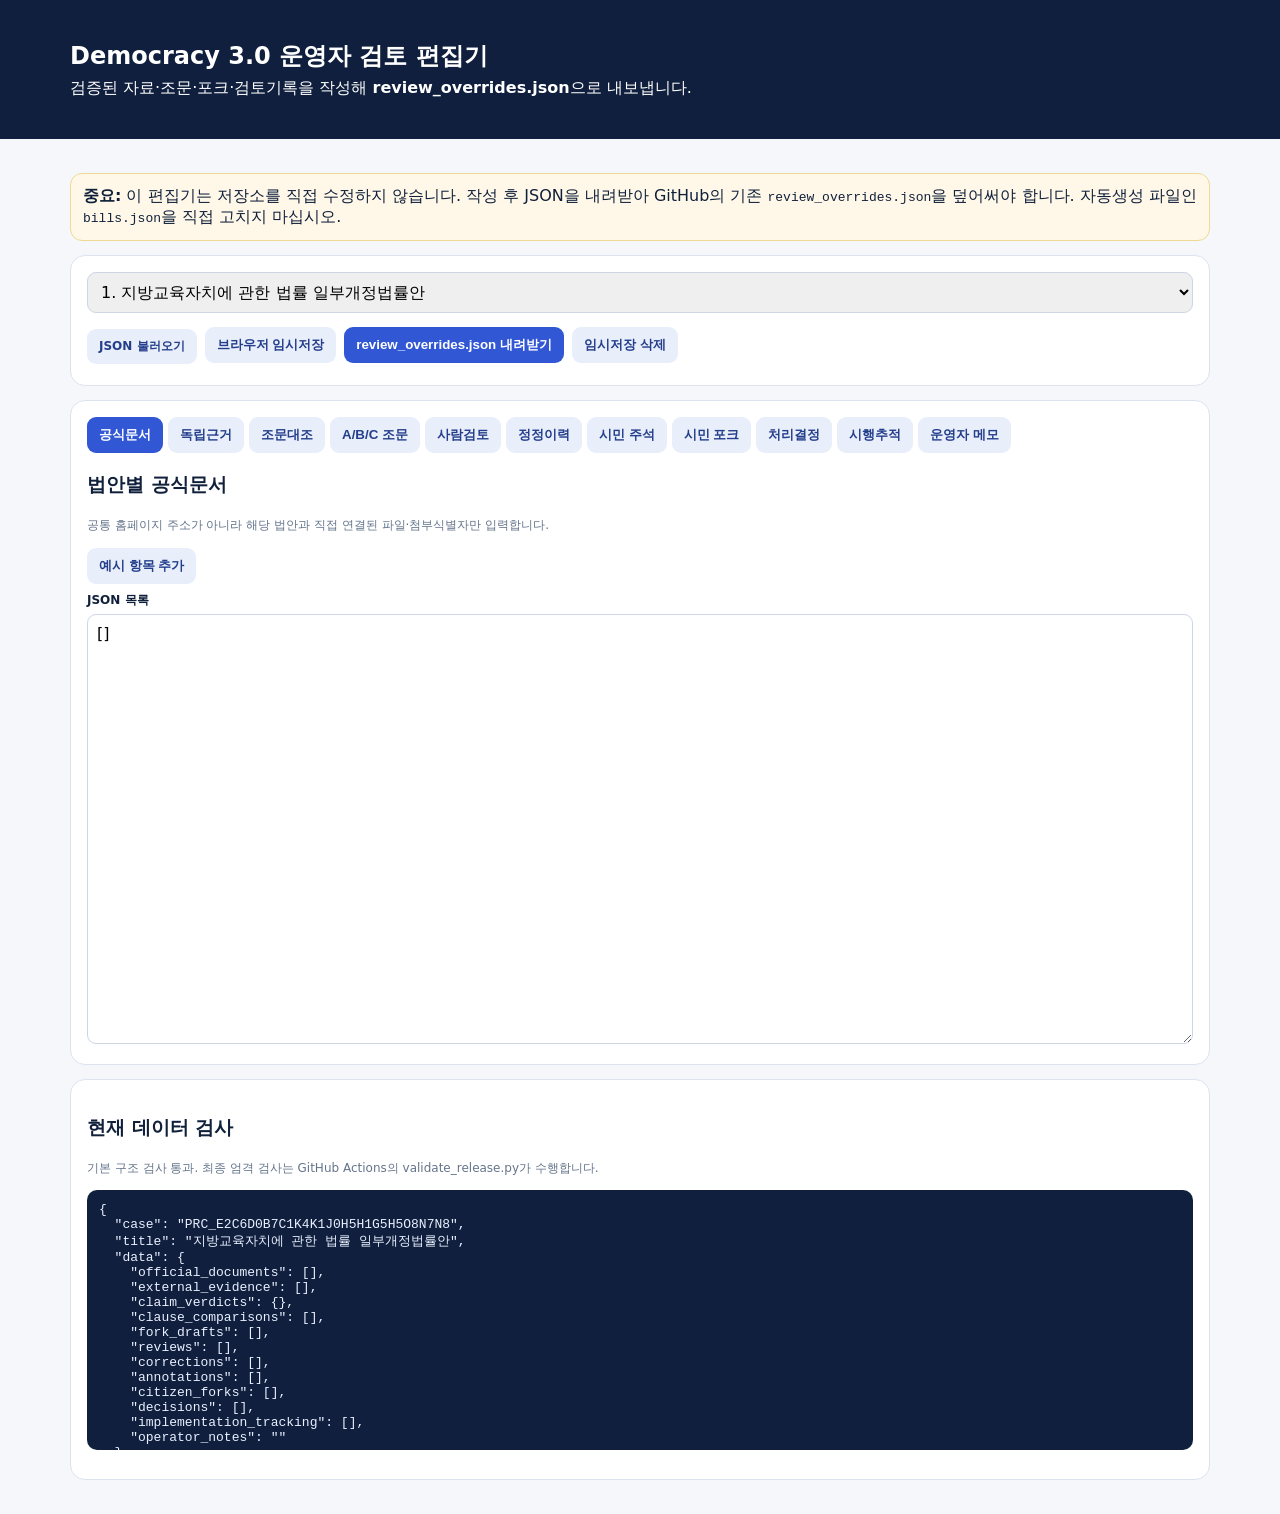
<file: pilot-editor.html>
<!doctype html>
<html lang="ko">
<head>
<meta charset="utf-8">
<meta name="viewport" content="width=device-width,initial-scale=1">
<title>Democracy 3.0 운영자 검토 편집기</title>
<style>
:root{--ink:#10203b;--muted:#64748b;--line:#dce3ef;--blue:#3157d5;--bg:#f5f7fb}
*{box-sizing:border-box}body{margin:0;background:var(--bg);color:var(--ink);font-family:system-ui,-apple-system,"Noto Sans KR",sans-serif}
header{background:#0f1f3d;color:#fff;padding:20px}.wrap{max-width:1180px;margin:auto;padding:20px}
h1{font-size:24px;margin:0 0 6px}p{line-height:1.65}.notice{background:#fff8e8;border:1px solid #efd892;padding:12px;border-radius:12px;margin:14px 0}
.toolbar,.panel{background:#fff;border:1px solid var(--line);border-radius:15px;padding:16px;margin-bottom:14px}
.toolbar{display:flex;gap:8px;flex-wrap:wrap;align-items:center}.toolbar select{min-width:320px}
button,.file-label{border:0;background:var(--blue);color:#fff;padding:9px 12px;border-radius:9px;font-weight:800;cursor:pointer}
button.secondary,.file-label.secondary{background:#e9eefb;color:#233e8b}.file-label input{display:none}
.grid{display:grid;grid-template-columns:1fr 1fr;gap:14px}.full{grid-column:1/-1}
label{display:block;font-size:12px;font-weight:800;margin:8px 0 5px}input,select,textarea{width:100%;border:1px solid #ccd6e5;border-radius:9px;padding:9px;font:inherit}textarea{min-height:90px}
.entry{border:1px solid var(--line);border-radius:12px;padding:12px;margin:9px 0}.entry-head{display:flex;justify-content:space-between;gap:10px}.entry button{background:#fff0ee;color:#a52a20;padding:5px 8px}
.tabs{display:flex;gap:5px;flex-wrap:wrap;margin-bottom:12px}.tabs button{background:#e9eefb;color:#233e8b}.tabs button.active{background:var(--blue);color:#fff}
.hidden{display:none}.status{font-size:12px;color:var(--muted)}.empty{padding:18px;text-align:center;color:var(--muted)}
pre{white-space:pre-wrap;background:#0f1f3d;color:#eaf0ff;border-radius:10px;padding:12px;max-height:260px;overflow:auto}
@media(max-width:800px){.grid{grid-template-columns:1fr}.full{grid-column:auto}.toolbar select{min-width:100%}}
</style>
</head>
<body>
<header><div class="wrap"><h1>Democracy 3.0 운영자 검토 편집기</h1><div>검증된 자료·조문·포크·검토기록을 작성해 <b>review_overrides.json</b>으로 내보냅니다.</div></div></header>
<main class="wrap">
<div class="notice"><b>중요:</b> 이 편집기는 저장소를 직접 수정하지 않습니다. 작성 후 JSON을 내려받아 GitHub의 기존 <code>review_overrides.json</code>을 덮어써야 합니다. 자동생성 파일인 <code>bills.json</code>을 직접 고치지 마십시오.</div>
<section class="toolbar">
<select id="caseSelect"></select>
<label class="file-label secondary">JSON 불러오기<input id="importFile" type="file" accept=".json,application/json"></label>
<button id="saveLocal" class="secondary">브라우저 임시저장</button>
<button id="exportJson">review_overrides.json 내려받기</button>
<button id="resetLocal" class="secondary">임시저장 삭제</button>
<span id="state" class="status"></span>
</section>
<section class="panel">
<div class="tabs">
<button data-tab="official" class="active">공식문서</button>
<button data-tab="evidence">독립근거</button>
<button data-tab="clauses">조문대조</button>
<button data-tab="forks">A/B/C 조문</button>
<button data-tab="reviews">사람검토</button>
<button data-tab="corrections">정정이력</button><button data-tab="annotations">시민 주석</button><button data-tab="citizenForks">시민 포크</button><button data-tab="decisions">처리결정</button><button data-tab="implementation">시행추적</button>
<button data-tab="notes">운영자 메모</button>
</div>
<div id="editor"></div>
</section>
<section class="panel">
<h3>현재 데이터 검사</h3>
<div id="validation" class="status"></div>
<pre id="preview"></pre>
</section>
</main>
<script>
const CASE_IDS=[
"PRC_E2C6D0B7C1K4K1J0H5H1G5H5O8N7N8","PRC_R2Z6A0Y7Z1X0X1W6S0S5R0R2P1O1P3",
"PRC_K2I6H0I7Q0P1N1M6N3J0I2G3H1G3O6","PRC_N2O6M0N6V2V5U1S7T3R7S1O6M1N2L5",
"PRC_Z2X6Y0X6X2F4D1E1D0D9B4J0K9I5J9","PRC_I2H6H0F7G0O8O1N0L3M9L5L1T9T7S3",
"PRC_Z2V6V0U7S0T7R1S6A3A1Z1X9Y0W7X7","PRC_M2M6U0V7T0U6S1R5R1Z0A4Y7Z1X0V9",
"PRC_S2P6O0X5V2V1E1C3Z3I3H2E7A5Z7J4","PRC_N2M6L0L6K1G9F1F0E4C2L0J3K5J0H6"];
const emptyCase=()=>({official_documents:[],external_evidence:[],claim_verdicts:{},clause_comparisons:[],fork_drafts:[],reviews:[],corrections:[],annotations:[],citizen_forks:[],decisions:[],implementation_tracking:[],operator_notes:""});
let store={schema_version:"1.0",methodology_version:"verified-review-store-v2",updated_at:"",updated_by:"박찬성",authorship:"창안 및 원안 설계: 박찬성",cases:Object.fromEntries(CASE_IDS.map(id=>[id,emptyCase()]))};
let bills={};let activeTab="official";
const $=id=>document.getElementById(id), esc=s=>String(s??"").replace(/[&<>"']/g,c=>({"&":"&amp;","<":"&lt;",">":"&gt;",'"':"&quot;","'":"&#39;"}[c]));
const value=(obj,key)=>esc(obj?.[key]||"");
function currentId(){return $("caseSelect").value}
function current(){return store.cases[currentId()]||(store.cases[currentId()]=emptyCase())}
async function bootstrap(){
  try{const r=await fetch("bills.json",{cache:"no-store"});if(r.ok){const d=await r.json();for(const b of d.bills||[])bills[b.id]=b}}catch(e){}
  try{const r=await fetch("review_overrides.json",{cache:"no-store"});if(r.ok)store=normalize(await r.json())}catch(e){}
  const local=localStorage.getItem("democracy3-review-overrides");if(local)try{store=normalize(JSON.parse(local))}catch(e){}
  $("caseSelect").innerHTML=CASE_IDS.map((id,i)=>`<option value="${id}">${i+1}. ${esc(bills[id]?.title||id)}</option>`).join("");
  bind();render();
}
function normalize(data){
  data=data&&typeof data==="object"?data:{};
  data.schema_version="1.0";data.methodology_version="verified-review-store-v2";data.updated_by=data.updated_by||"박찬성";data.cases=data.cases||{};
  for(const id of CASE_IDS)data.cases[id]=Object.assign(emptyCase(),data.cases[id]||{});
  for(const id of Object.keys(data.cases))if(!CASE_IDS.includes(id))delete data.cases[id];
  return data;
}
function bind(){
  $("caseSelect").onchange=render;
  document.querySelectorAll("[data-tab]").forEach(b=>b.onclick=()=>{activeTab=b.dataset.tab;document.querySelectorAll("[data-tab]").forEach(x=>x.classList.toggle("active",x===b));render()});
  $("saveLocal").onclick=()=>{syncTextareas();localStorage.setItem("democracy3-review-overrides",JSON.stringify(store));state("브라우저에 임시저장했습니다.")};
  $("resetLocal").onclick=()=>{localStorage.removeItem("democracy3-review-overrides");state("임시저장을 삭제했습니다.")};
  $("exportJson").onclick=exportJson;
  $("importFile").onchange=async e=>{const f=e.target.files[0];if(!f)return;try{store=normalize(JSON.parse(await f.text()));state("JSON을 불러왔습니다.");render()}catch(err){alert("JSON을 읽을 수 없습니다: "+err.message)}};
}
function state(s){$("state").textContent=s}
function syncTextareas(){
  document.querySelectorAll("[data-json-field]").forEach(el=>{
    try{current()[el.dataset.jsonField]=JSON.parse(el.value||"[]");el.style.borderColor=""}
    catch(e){el.style.borderColor="#c00";throw new Error(el.dataset.jsonField+" JSON 오류")}
  });
  const note=$("operatorNotes");if(note)current().operator_notes=note.value;
}
const templates={
official_documents:[{title:"",document_type:"법률안 조문 전문",url:"",source_agency:"대한민국 국회",status:"위치 확인",published_at:"",reviewed_at:"",reviewed_by:"",checksum:"",notes:""}],
external_evidence:[{evidence_id:"E01",title:"",publisher:"",url:"",published_at:"",claim_ids:["C01"],status:"후보",summary:"",limitations:"",reviewed_at:"",reviewed_by:""}],
clause_comparisons:[{law_name:"",clause_id:"제1조",current_text:"",proposed_text:"",analysis:"",source_url:"",status:"초안",reviewed_at:"",reviewed_by:""}],
fork_drafts:[{label:"A",title:"",target_clause:"",exact_clause_text:"",rationale:"",status:"설계초안",drafted_by:"박찬성",drafted_at:"",source_links:[]}],
reviews:[{role:"operator",status:"검토 중",reviewer:"박찬성",affiliation:"",expertise:"",reviewed_at:"",summary:"",limitations:""}],
corrections:[{correction_id:"COR-001",status:"접수",issue:"",reported_by:"",reported_at:"",decision_reason:"",resolved_at:""}],annotations:[{annotation_id:"ANN-001",target:"30초 요약",content:"",status:"접수",created_at:"",author:""}],citizen_forks:[{fork_id:"CF-001",title:"",proposal:"",new_risk:"",status:"접수",created_at:"",author:""}],decisions:[{decision_id:"DEC-001",status:"검토 중",decision:"",reason:"",decided_at:"",decided_by:"박찬성"}],implementation_tracking:[{event_id:"IMP-001",date:"",status:"계획",progress_percent:0,summary:"",budget_planned:0,budget_executed:0,metric:"",value:"",issue:"",benefit:"",source_url:""}]
};
function jsonEditor(field,title,help){
  const data=current()[field]||[];
  return `<h3>${esc(title)}</h3><p class="status">${esc(help)}</p><button class="secondary" onclick="addTemplate('${field}')">예시 항목 추가</button><label>JSON 목록</label><textarea data-json-field="${field}" style="min-height:430px">${esc(JSON.stringify(data,null,2))}</textarea>`;
}
function render(){
  const c=current();
  let html="";
  if(activeTab==="official")html=jsonEditor("official_documents","법안별 공식문서","공통 홈페이지 주소가 아니라 해당 법안과 직접 연결된 파일·첨부식별자만 입력합니다.");
  if(activeTab==="evidence")html=jsonEditor("external_evidence","독립근거","claim_ids에 C01 같은 주장 ID를 연결하고, 실제 검토 전에는 상태를 후보 또는 출처 확인으로 둡니다.");
  if(activeTab==="clauses")html=jsonEditor("clause_comparisons","현행법·개정안 조문 대조","원문 출처 URL과 현행·개정 문장을 그대로 기록합니다.");
  if(activeTab==="forks")html=jsonEditor("fork_drafts","A/B/C 실제 대체조문","조문초안 이상부터는 target_clause와 exact_clause_text가 반드시 필요합니다.");
  if(activeTab==="reviews")html=jsonEditor("reviews","운영자·전문가 검토기록","완료 표시는 검토자·일자·요약이 모두 있을 때만 사용합니다.");
  if(activeTab==="corrections")html=jsonEditor("corrections","오류·반론·정정이력","틀린 분석을 덮어쓰지 않고 접수부터 결정까지 남깁니다.");if(activeTab==="annotations")html=jsonEditor("annotations","시민 주석","정책 문장이나 분석 단위에 붙은 공개 주석입니다.");if(activeTab==="citizenForks")html=jsonEditor("citizen_forks","시민 정책포크","시민이 제안한 경쟁 정책과 새 위험을 기록합니다.");if(activeTab==="decisions")html=jsonEditor("decisions","처리결정","반영·부분반영·기각·보류와 이유를 공개합니다.");if(activeTab==="implementation")html=jsonEditor("implementation_tracking","시행·예산·성과 추적","정책 통과 후 실행률·예산·성과·문제·장점을 기록합니다.");
  if(activeTab==="notes")html=`<h3>비공개 작업 메모용 필드</h3><p class="status">현재 JSON에는 포함되므로 공개 저장소에 올릴 내용만 적으십시오.</p><textarea id="operatorNotes">${esc(c.operator_notes||"")}</textarea>`;
  $("editor").innerHTML=html;validate();
}
function addTemplate(field){syncTextareas();current()[field].push(JSON.parse(JSON.stringify(templates[field][0])));render()}
function validate(){
  try{syncTextareas();const problems=[];for(const id of CASE_IDS){const c=store.cases[id];if(!c)problems.push(id+" 누락");for(const e of c.external_evidence||[])if(!Array.isArray(e.claim_ids)||!e.claim_ids.length)problems.push(id+" 근거의 claim_ids 누락");}
    $("validation").textContent=problems.length?problems.join(" / "):"기본 구조 검사 통과. 최종 엄격 검사는 GitHub Actions의 validate_release.py가 수행합니다.";
    $("preview").textContent=JSON.stringify({case:currentId(),title:bills[currentId()]?.title||"",data:current()},null,2);
  }catch(e){$("validation").textContent=e.message}
}
function exportJson(){
  try{syncTextareas()}catch(e){alert(e.message);return}
  store.updated_at=new Date().toISOString();store.updated_by="박찬성";
  const blob=new Blob([JSON.stringify(store,null,2)],{type:"application/json"});
  const a=document.createElement("a");a.href=URL.createObjectURL(blob);a.download="review_overrides.json";a.click();URL.revokeObjectURL(a.href);
  state("JSON을 내려받았습니다. GitHub의 review_overrides.json을 덮어쓰십시오.");
}
bootstrap();
</script>
</body>
</html>
</file>
